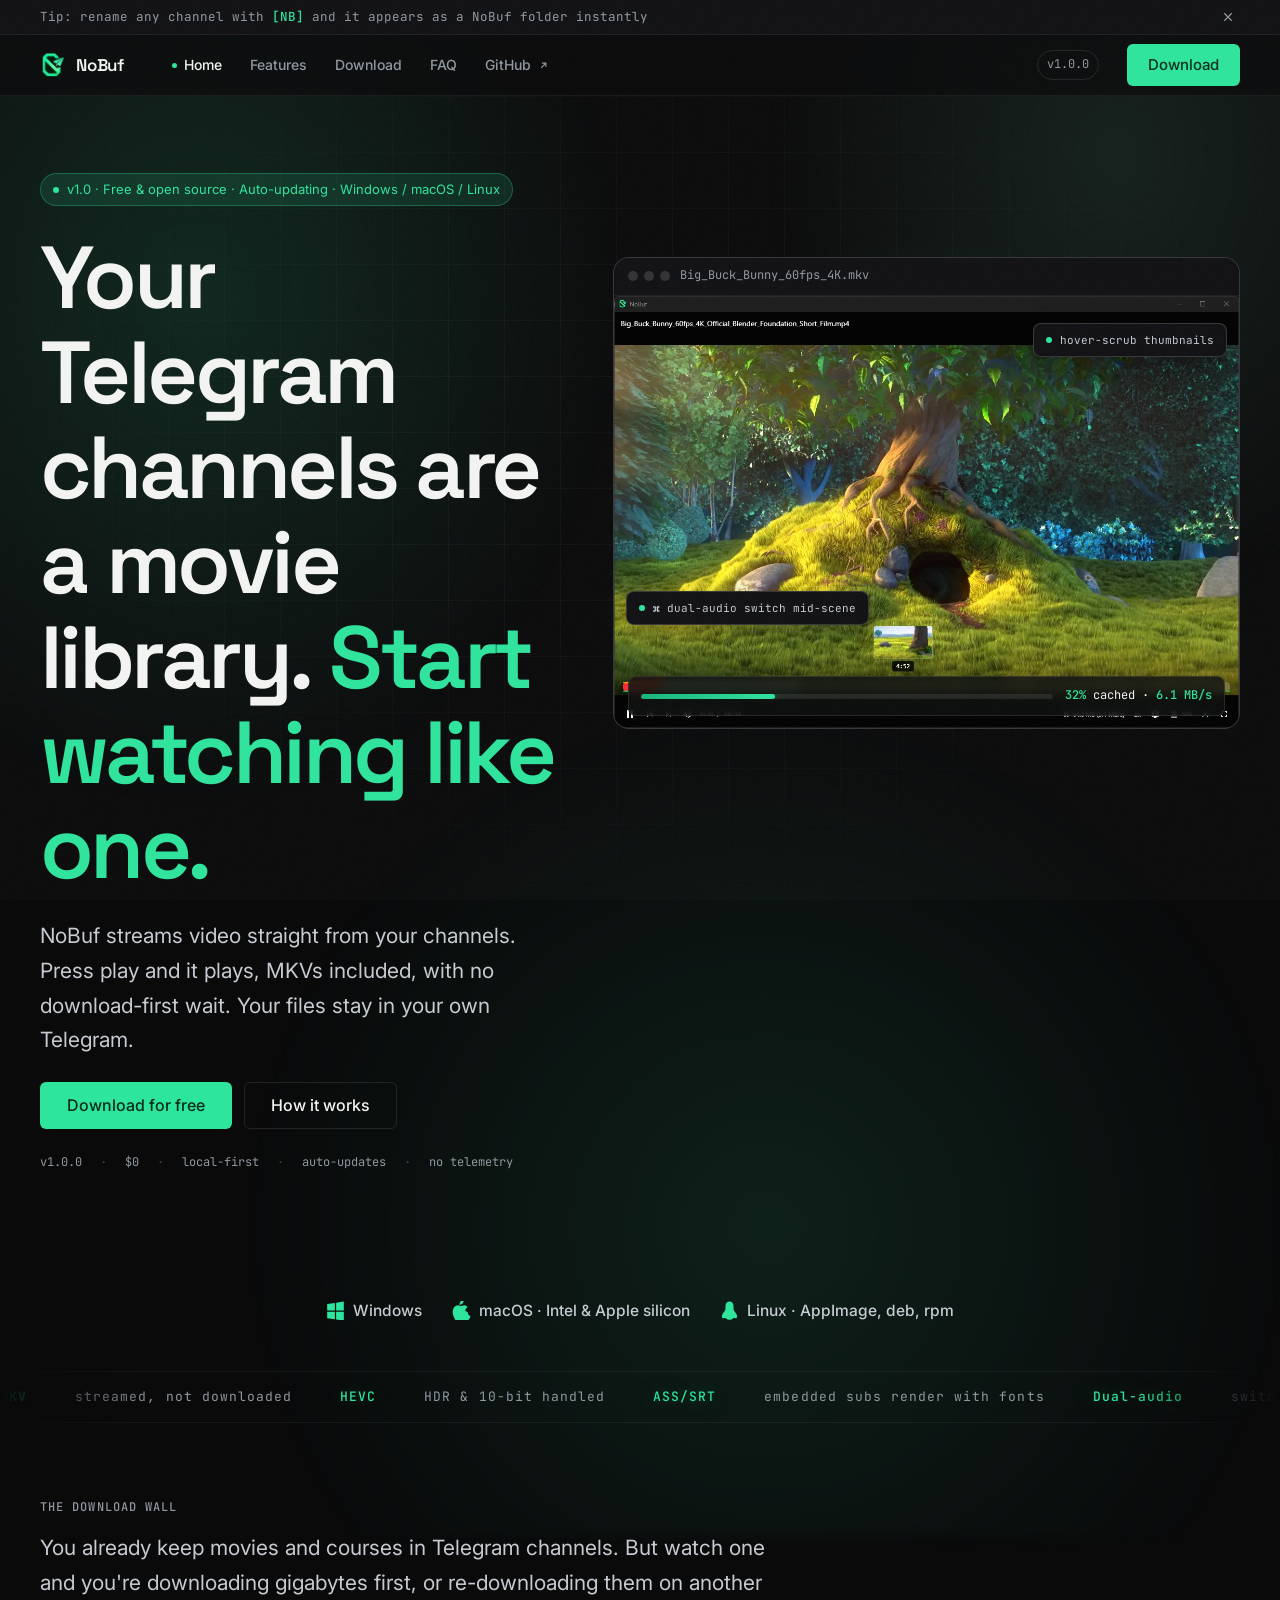
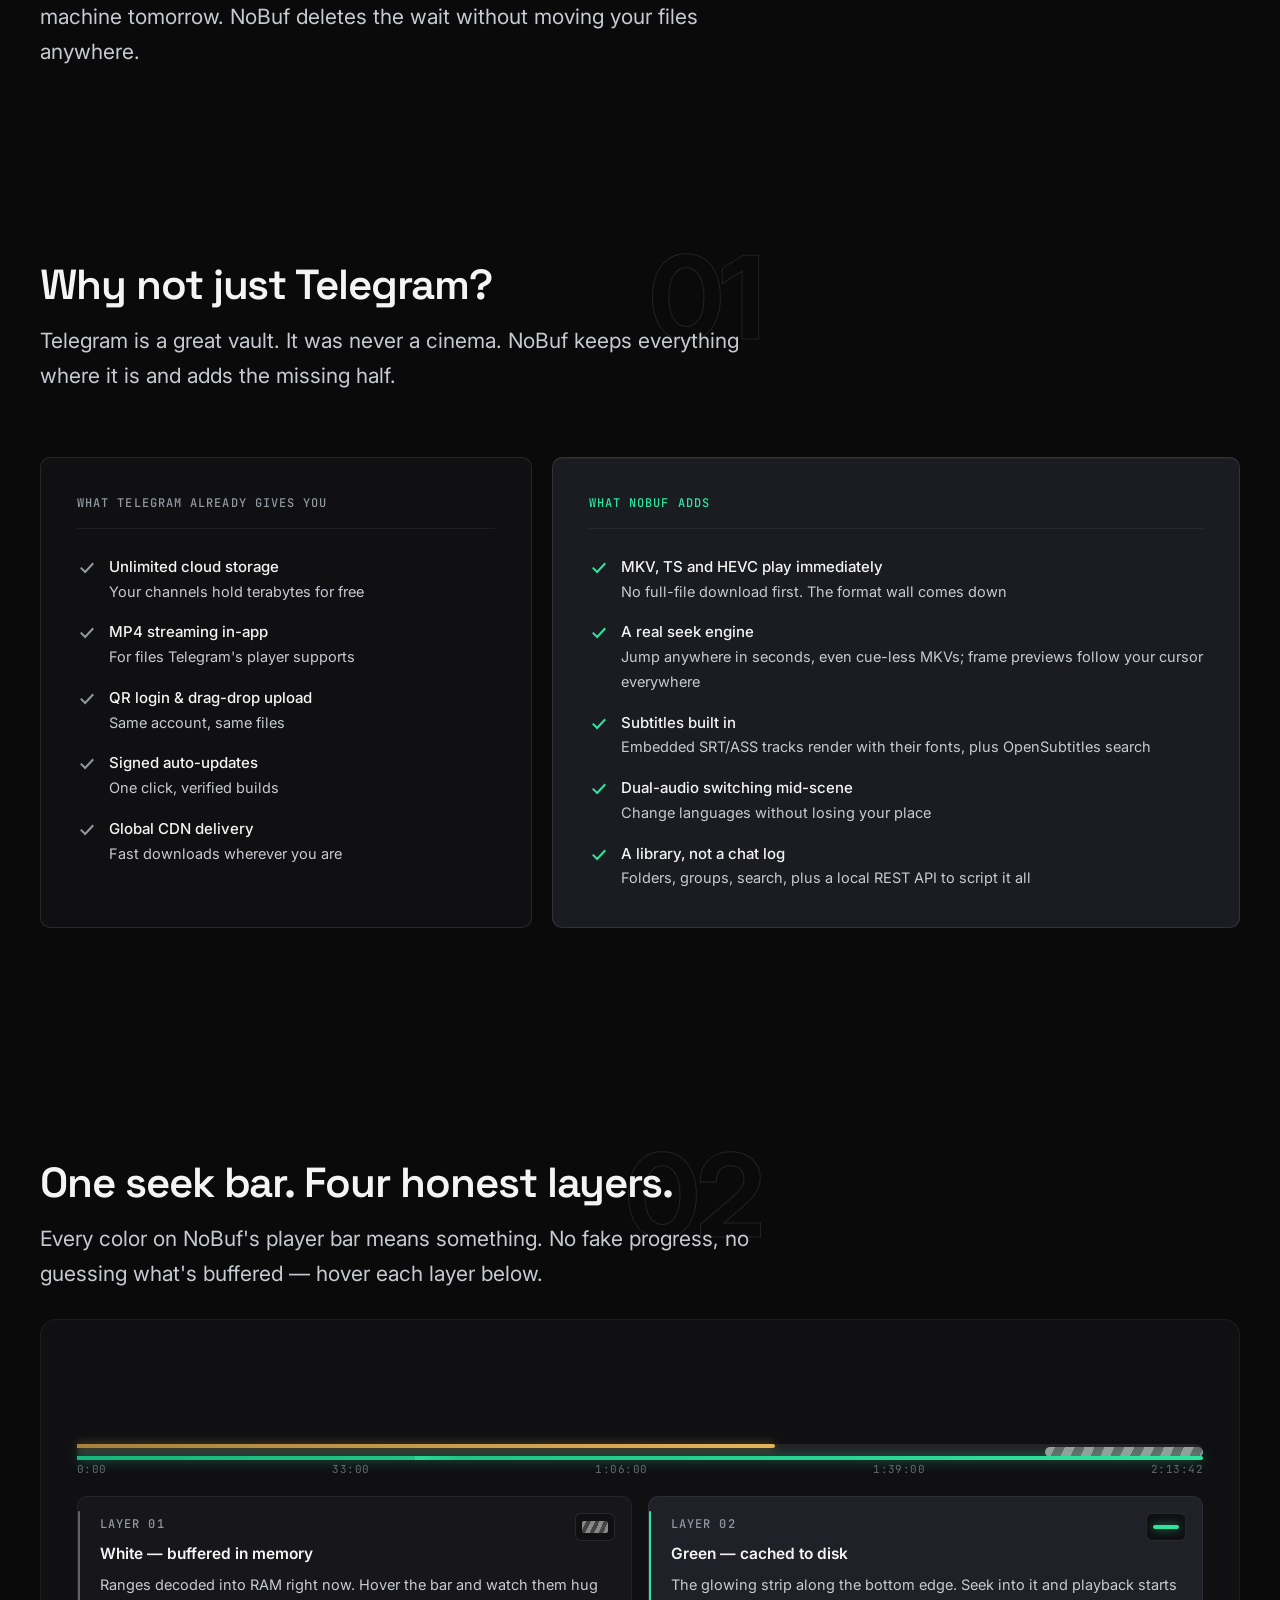
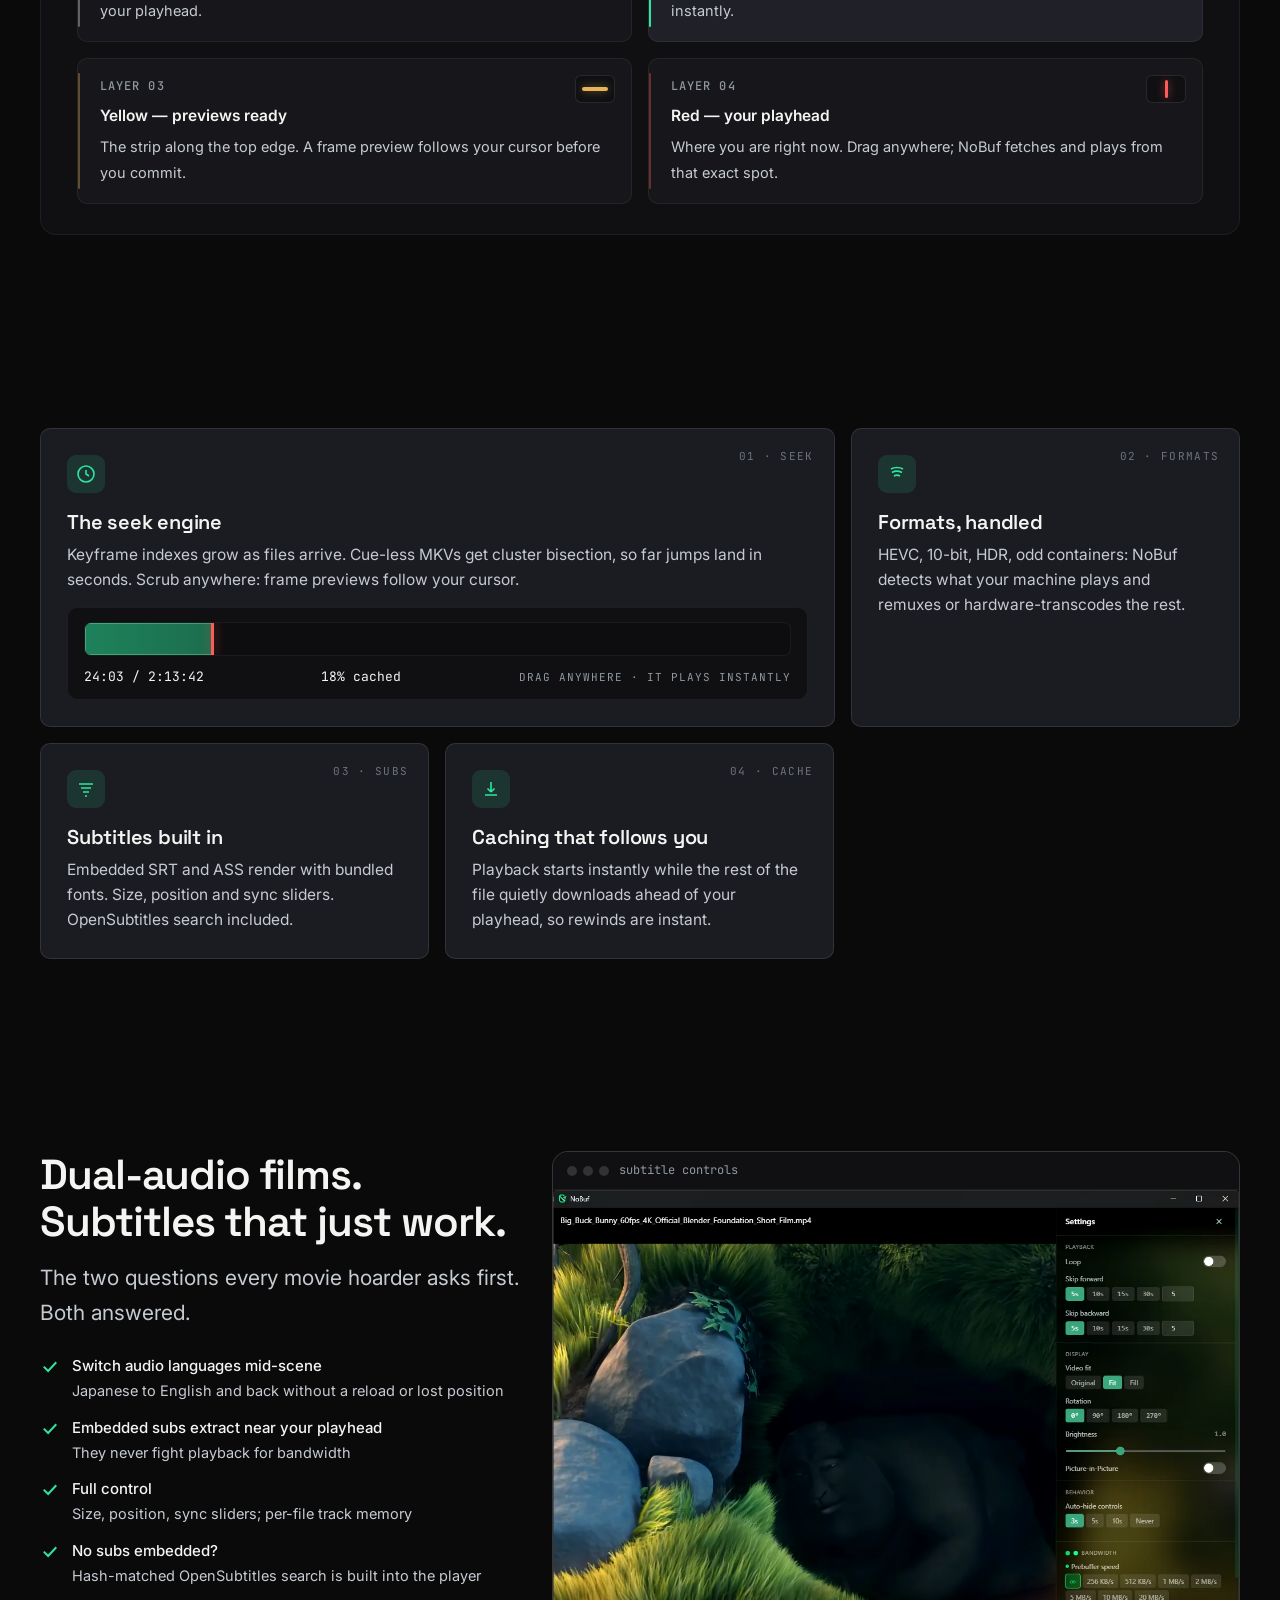
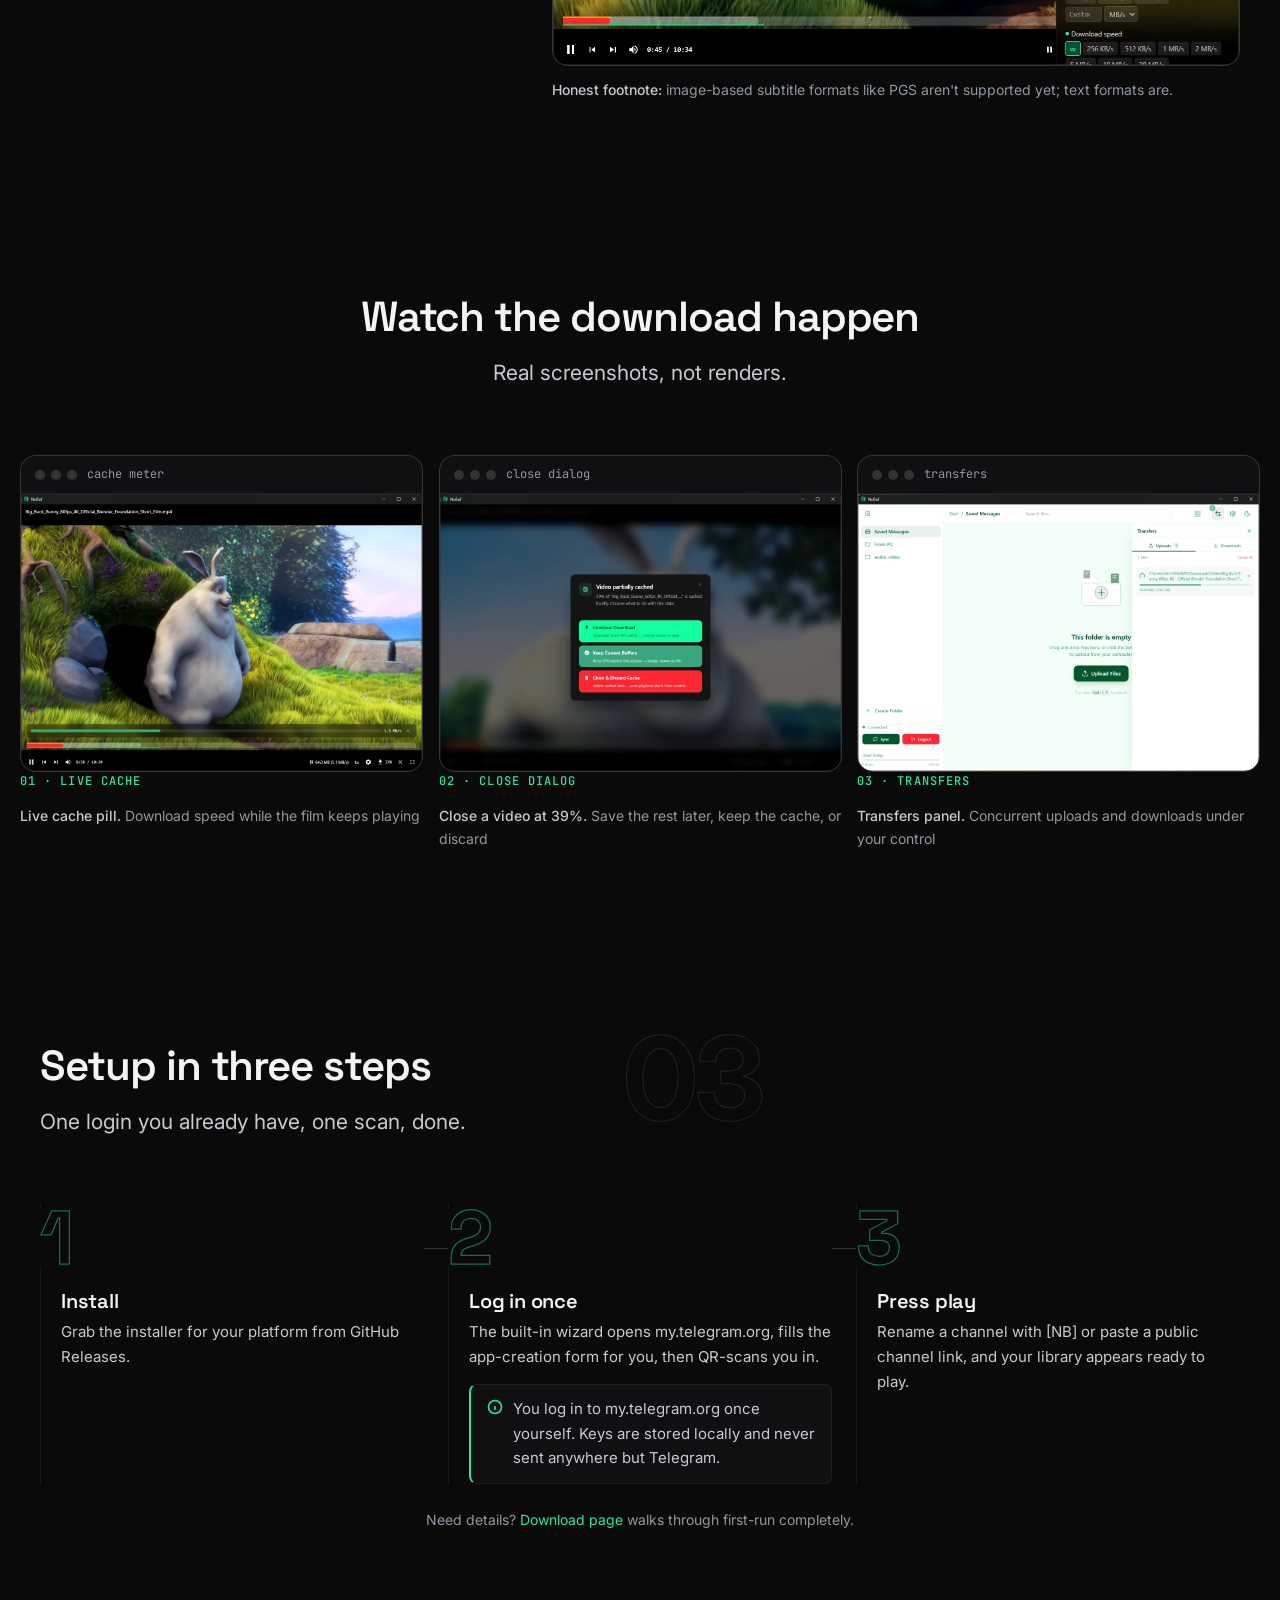
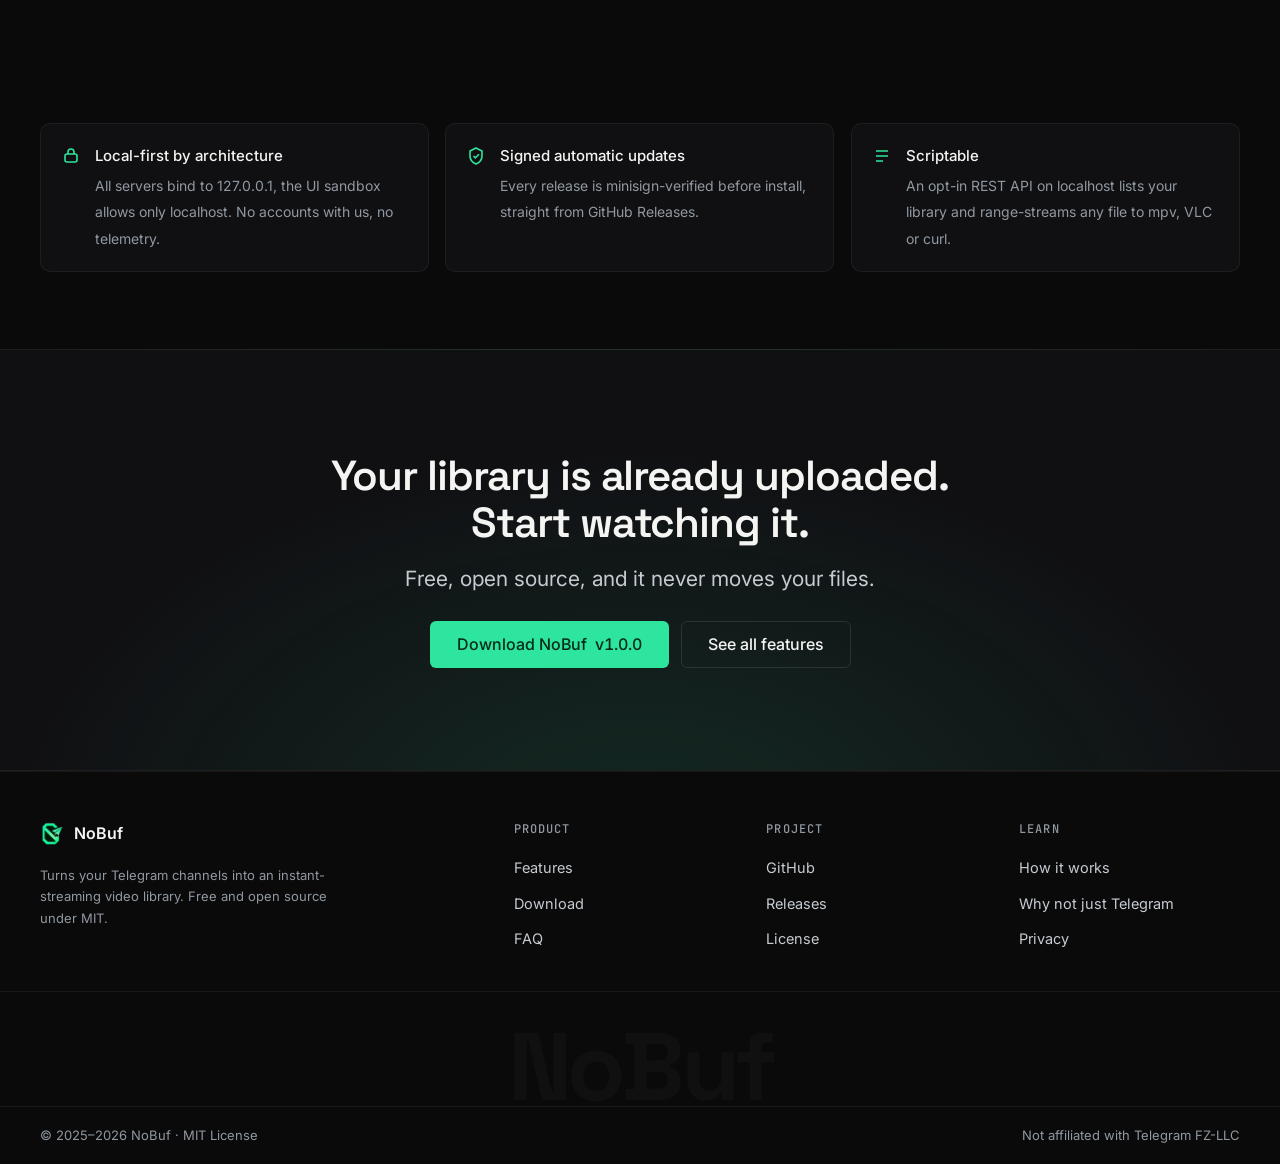
<file: index.html>
<!DOCTYPE html>
<html lang="en">
<head>
  <meta charset="UTF-8">
  <meta name="viewport" content="width=device-width, initial-scale=1.0">
  <title>NoBuf · Your Telegram channels as an instant video library</title>
  <meta name="description" content="NoBuf is a free, open-source desktop app that streams video straight from your Telegram channels. Press play and it plays — MKVs included, no download-first wait.">
  <link rel="canonical" href="https://istiaq-edu.github.io/NoBuf-Website/">
  <meta property="og:url" content="https://istiaq-edu.github.io/NoBuf-Website/">
  <meta property="og:type" content="website">
  <meta property="og:site_name" content="NoBuf">
  <meta property="og:title" content="NoBuf · Your Telegram channels as an instant video library">
  <meta property="og:description" content="Press play and it plays, MKVs included. Free, open source, local-first.">
  <meta property="og:image" content="https://istiaq-edu.github.io/NoBuf-Website/assets/social-card.jpg">
  <meta name="twitter:card" content="summary_large_image">
  <meta name="twitter:title" content="NoBuf · Your Telegram channels as an instant video library">
  <meta name="twitter:description" content="Press play and it plays, MKVs included. Free, open source, local-first.">
  <meta name="twitter:image" content="https://istiaq-edu.github.io/NoBuf-Website/assets/social-card.jpg">
  <meta name="theme-color" content="#0a0a0b">
  <link rel="icon" href="assets/favicon-32.png" sizes="32x32">
  <link rel="apple-touch-icon" href="assets/apple-touch-icon.png">
  <script type="application/ld+json">
  {
    "@context": "https://schema.org",
    "@type": "SoftwareApplication",
    "name": "NoBuf",
    "operatingSystem": "Windows, macOS, Linux",
    "applicationCategory": "MultimediaApplication",
    "offers": { "@type": "Offer", "price": "0", "priceCurrency": "USD" },
    "softwareVersion": "1.0.0"
  }
  </script>
  <link rel="preconnect" href="https://fonts.googleapis.com">
  <link rel="preconnect" href="https://fonts.gstatic.com" crossorigin>
  <link href="https://fonts.googleapis.com/css2?family=Space+Grotesk:wght@500;600;700&family=Inter:wght@400;500;600&family=JetBrains+Mono:wght@400;500&display=swap" rel="stylesheet">
  <link rel="stylesheet" href="styles.css">
</head>
<body>
<a class="skip-link" href="#main">Skip to content</a>

<!-- Tips banner (above nav) -->
<div class="banner-wrap" data-banner>
  <div class="banner" role="region" aria-label="Product tips">
    <div class="banner-inner">
      <p class="banner-tip">Tip: rename any channel with <b>[NB]</b> and it appears as a NoBuf folder instantly</p>
      <p class="banner-tip" hidden>Tip: paste a <b>t.me</b> link to browse any public channel like a file library</p>
      <button class="banner-dismiss" aria-label="Dismiss tips">
        <svg viewBox="0 0 16 16" width="12" height="12" fill="none" stroke="currentColor" stroke-width="1.6"><path d="M3 3l10 10M13 3L3 13"/></svg>
      </button>
    </div>
  </div>
</div>

<!-- Nav -->
<header class="nav">
  <nav class="nav-inner" aria-label="Main">
    <a class="nav-brand" href="index.html">
      <img src="assets/logo-small.webp" alt="" width="26" height="26"> NoBuf
    </a>
    <button class="nav-toggle" aria-expanded="false" aria-label="Menu">
      <svg viewBox="0 0 20 20" fill="none" stroke="currentColor" stroke-width="1.6"><path d="M3 5h14M3 10h14M3 15h14"/></svg>
    </button>
    <div class="nav-links">
      <a class="nav-link active" href="index.html">Home</a>
      <a class="nav-link" href="features.html">Features</a>
      <a class="nav-link" href="download.html">Download</a>
      <a class="nav-link" href="faq.html">FAQ</a>
      <a class="nav-link" href="https://github.com/Istiaq-Edu/NoBuf" target="_blank" rel="noopener">
        GitHub
        <svg viewBox="0 0 14 14" width="11" height="11" fill="none" stroke="currentColor" stroke-width="1.4"><path d="M4 10l6-6M5 4h5v5"/></svg>
      </a>
    </div>
    <span class="nav-spacer"></span>
    <span class="nav-version tnum" data-version-slot>v1.0.0</span>
    <a class="btn btn-primary nav-cta" href="download.html">Download</a>
  </nav>
</header>

<div class="progress" aria-hidden="true"><span></span></div>

<main id="main">
  <!-- Hero -->
  <section class="hero section-tight" data-hero-ambient>
    <div class="hero-aurora" aria-hidden="true"></div>
    <div class="container hero-grid">
      <div class="hero-copy">
      <p class="pill pill-accent hero-enter hero-enter-1 mb-24">
        <span class="dot"></span>
        v1.0 · Free &amp; open source · Auto-updating · Windows / macOS / Linux
      </p>
      <h1 class="display hero-enter hero-enter-2" data-kinetic data-accent-from="7" style="text-align: left;">
        Your Telegram channels are a movie library. Start watching like one.
      </h1>
      <p class="lead hero-enter hero-enter-3 mt-24" style="max-width: 560px;">
        NoBuf streams video straight from your channels. Press play and it plays,
        MKVs included, with no download-first wait. Your files stay in your own Telegram.
      </p>
      <div class="btn-row hero-enter hero-enter-4 mt-24">
        <a class="btn btn-primary btn-lg" href="download.html">Download for free</a>
        <a class="btn btn-ghost btn-lg" href="#how">How it works</a>
      </div>
      <p class="microproof hero-enter hero-enter-4 mt-24">
        <span data-version-slot>v1.0.0</span>
        <span class="sep">·</span>
        <span>$0</span>
        <span class="sep">·</span>
        <span>local-first</span>
        <span class="sep">·</span>
        <span>auto-updates</span>
        <span class="sep">·</span>
        <span>no telemetry</span>
      </p>
      </div>

    <div class="hero-side hero-frame-wrap">
      <div class="hero-glow" data-parallax-glow></div>
      <figure class="hero-frame" data-parallax-frame style="position: relative;">
        <div class="shot-frame">
          <div class="shot-bar">
            <span class="shot-dots" aria-hidden="true"><i></i><i></i><i></i></span>
            <span class="shot-title">Big_Buck_Bunny_60fps_4K.mkv</span>
          </div>
          <img src="assets/preview-thumbnail.webp" alt="NoBuf player streaming a 4K video from a Telegram channel, with a hover-scrub thumbnail over the seek bar and a live cache meter"
               width="1202" height="832" fetchpriority="high">
          <div class="hero-live" aria-hidden="true">
            <div class="hl-track"><div class="hl-fill"></div></div>
            <span class="hl-readout"><b data-hl-pct>31%</b> cached · <b data-hl-speed>4.7 MB/s</b></span>
          </div>
        </div>
        <figcaption class="visually-hidden">
          Playing a 4K file directly from a Telegram channel while it caches in the background.
        </figcaption>
        <span class="float-chip chip-a"><span class="dot"></span>⌘ dual-audio switch mid-scene</span>
        <span class="float-chip chip-b"><span class="dot"></span>hover-scrub thumbnails</span>
      </figure>
    </div>
  </section>

  <!-- Platform one-liner -->
  <section class="section-tight" style="padding-block: clamp(28px,4vw,48px);" aria-label="Platforms">
    <div class="container platform-strip reveal">
      <span class="p-os">
        <svg viewBox="0 0 16 16" fill="currentColor"><path d="M1 2.5L7.5 1.6v6.4H1V2.5zM8.5 1.4L15 .5v7.5H8.5V1.4zM1 9h6.5v6.4L1 14.5V9zm7.5 0H15v7.5l-6.5-.9V9z"/></svg>
        Windows
      </span>
      <span class="p-os">
        <svg viewBox="0 0 16 16" fill="currentColor"><path d="M11.2 8.4c0-1.4.8-2.6 1.9-3.2-.6-.9-1.6-1.5-2.7-1.6-1.1-.1-2.2.7-2.8.7-.6 0-1.5-.7-2.4-.7C3.6 3.7 2.1 4.6 1.3 6c-1.6 2.8-.4 7 1.2 9.3.8 1.1 1.7 2.4 2.9 2.3 1.2 0 1.6-.7 3-.7s1.8.7 3 .7c1.3 0 2.1-1.1 2.9-2.2.9-1.3 1.3-2.6 1.3-2.6s-2.4-.9-2.4-3.6zM9 1.9c.6-.8 1-1.8.9-2.9-.9 0-2 .6-2.6 1.4-.6.7-1.1 1.8-.9 2.8 1 .1 2-.5 2.6-1.3z"/></svg>
        macOS · Intel &amp; Apple silicon
      </span>
      <span class="p-os">
        <svg viewBox="0 0 16 16" fill="currentColor"><path d="M8 .5c-2 0-3.4 1.6-3.4 3.9 0 1.7.3 2.9-.9 4.4C2.5 10.3 1.6 11.6 1.6 13c0 .9.5 1.5 1.2 1.5.5 0 .9-.2 1.5-.2.5 0 .8.3 1.2.7.5.5 1 .8 1.8.8h1.4c.8 0 1.3-.3 1.8-.8.4-.4.7-.7 1.2-.7.6 0 1 .2 1.5.2.7 0 1.2-.6 1.2-1.5 0-1.4-.9-2.7-2.1-4.2-1.2-1.5-.9-2.7-.9-4.4C11.4 2.1 10 .5 8 .5z"/></svg>
        Linux · AppImage, deb, rpm
      </span>
    </div>
  </section>

  <!-- Format marquee -->
  <div class="marquee" aria-hidden="true">
    <div class="marquee-track">
      <span><b>MKV</b>streamed, not downloaded</span><span><b>HEVC</b>HDR &amp; 10-bit handled</span><span><b>ASS/SRT</b>embedded subs render with fonts</span><span><b>Dual-audio</b>switch languages mid-scene</span><span><b>Cue-less seeks</b>bisection where indexes end</span><span><b>4K</b>hover-scrub thumbnails</span><span><b>OpenSubtitles</b>hash-matched search</span><span><b>[NB]</b>your channels are folders</span>
      <span><b>MKV</b>streamed, not downloaded</span><span><b>HEVC</b>HDR &amp; 10-bit handled</span><span><b>ASS/SRT</b>embedded subs render with fonts</span><span><b>Dual-audio</b>switch languages mid-scene</span><span><b>Cue-less seeks</b>bisection where indexes end</span><span><b>4K</b>hover-scrub thumbnails</span><span><b>OpenSubtitles</b>hash-matched search</span><span><b>[NB]</b>your channels are folders</span>
    </div>
  </div>

  <!-- Problem mirror -->
  <section class="section-tight">
    <div class="container reveal">
      <h2 class="h3 mono-label" style="color: var(--text-mute);">The download wall</h2>
      <p class="lead mt-16" style="max-width: 760px;">
        You already keep movies and courses in Telegram channels. But watch one and you're
        downloading gigabytes first, or re-downloading them on another machine tomorrow.
        NoBuf deletes the wait without moving your files anywhere.
      </p>
    </div>
  </section>

  <!-- Why not just Telegram -->
  <section class="section" id="why">
    <div class="container">
      <div class="section-head reveal" data-num="01">
        <h2 class="h2">Why not just Telegram?</h2>
        <p class="lead">Telegram is a great vault. It was never a cinema. NoBuf keeps everything where it is and adds the missing half.</p>
      </div>
      <div class="split reveal">
        <div class="panel panel-gives">
          <div class="panel-title">
            <span class="mono-label">What Telegram already gives you</span>
          </div>
          <div class="panel-list">
            <div class="panel-item">
              <svg viewBox="0 0 16 16" fill="none" stroke="currentColor" stroke-width="1.6"><path d="M3 8.5l3.5 3.5L13 5"/></svg>
              <div><b>Unlimited cloud storage</b><span>Your channels hold terabytes for free</span></div>
            </div>
            <div class="panel-item">
              <svg viewBox="0 0 16 16" fill="none" stroke="currentColor" stroke-width="1.6"><path d="M3 8.5l3.5 3.5L13 5"/></svg>
              <div><b>MP4 streaming in-app</b><span>For files Telegram's player supports</span></div>
            </div>
            <div class="panel-item">
              <svg viewBox="0 0 16 16" fill="none" stroke="currentColor" stroke-width="1.6"><path d="M3 8.5l3.5 3.5L13 5"/></svg>
              <div><b>QR login &amp; drag-drop upload</b><span>Same account, same files</span></div>
            </div>
            <div class="panel-item">
              <svg viewBox="0 0 16 16" fill="none" stroke="currentColor" stroke-width="1.6"><path d="M3 8.5l3.5 3.5L13 5"/></svg>
              <div><b>Signed auto-updates</b><span>One click, verified builds</span></div>
            </div>
            <div class="panel-item">
              <svg viewBox="0 0 16 16" fill="none" stroke="currentColor" stroke-width="1.6"><path d="M3 8.5l3.5 3.5L13 5"/></svg>
              <div><b>Global CDN delivery</b><span>Fast downloads wherever you are</span></div>
            </div>
          </div>
        </div>
        <div class="panel panel-adds">
          <div class="panel-title">
            <span class="mono-label" style="color: var(--accent);">What NoBuf adds</span>
          </div>
          <div class="panel-list">
            <div class="panel-item">
              <svg viewBox="0 0 16 16" fill="none" stroke="currentColor" stroke-width="1.6"><path d="M3 8.5l3.5 3.5L13 5"/></svg>
              <div><b>MKV, TS and HEVC play immediately</b><span>No full-file download first. The format wall comes down</span></div>
            </div>
            <div class="panel-item">
              <svg viewBox="0 0 16 16" fill="none" stroke="currentColor" stroke-width="1.6"><path d="M3 8.5l3.5 3.5L13 5"/></svg>
              <div><b>A real seek engine</b><span>Jump anywhere in seconds, even cue-less MKVs; frame previews follow your cursor everywhere</span></div>
            </div>
            <div class="panel-item">
              <svg viewBox="0 0 16 16" fill="none" stroke="currentColor" stroke-width="1.6"><path d="M3 8.5l3.5 3.5L13 5"/></svg>
              <div><b>Subtitles built in</b><span>Embedded SRT/ASS tracks render with their fonts, plus OpenSubtitles search</span></div>
            </div>
            <div class="panel-item">
              <svg viewBox="0 0 16 16" fill="none" stroke="currentColor" stroke-width="1.6"><path d="M3 8.5l3.5 3.5L13 5"/></svg>
              <div><b>Dual-audio switching mid-scene</b><span>Change languages without losing your place</span></div>
            </div>
            <div class="panel-item">
              <svg viewBox="0 0 16 16" fill="none" stroke="currentColor" stroke-width="1.6"><path d="M3 8.5l3.5 3.5L13 5"/></svg>
              <div><b>A library, not a chat log</b><span>Folders, groups, search, plus a local REST API to script it all</span></div>
            </div>
          </div>
        </div>
      </div>
    </div>
  </section>

  <!-- Seek bar anatomy -->
  <section class="section" id="anatomy">
    <div class="container">
      <div class="section-head reveal" data-num="02">
        <h2 class="h2">One seek bar. Four honest layers.</h2>
        <p class="lead">Every color on NoBuf's player bar means something. No fake progress, no guessing what's buffered — hover each layer below.</p>
      </div>
      <div class="anatomy reveal" data-focus="">
        <div class="sbd" data-sbdemo>
          <div class="sbd-preview" aria-hidden="true">
            <div class="sbd-thumb"><span class="sbd-state"></span></div>
            <span class="sbd-time">0:00</span>
          </div>
          <div class="sbd-track" role="slider" tabindex="0"
               aria-label="Demo seek bar: drag, click or use arrow keys"
               aria-valuemin="0" aria-valuemax="100" aria-valuenow="30">
            <div class="sbd-layer sbd-buffers"></div>
            <div class="sbd-layer sbd-thumbs"></div>
            <div class="sbd-layer sbd-cache"></div>
            <div class="sbd-fetch"></div>
            <div class="sbd-head"><i></i></div>
          </div>
          <div class="anatomy-scale"><span>0:00</span><span>33:00</span><span>1:06:00</span><span>1:39:00</span><span>2:13:42</span></div>
        </div>
        <div class="legend">
          <div class="legend-item" data-layer="white" style="--lc:#eceef0">
            <span class="lg-chip lg-white" aria-hidden="true"><i></i></span>
            <div>
              <p class="mono-label lg-kicker">Layer 01</p>
              <b>White — buffered in memory</b>
              <span>Ranges decoded into RAM right now. Hover the bar and watch them hug your playhead.</span>
            </div>
          </div>
          <div class="legend-item" data-layer="green" style="--lc:#2ee59d">
            <span class="lg-chip lg-green" aria-hidden="true"><i></i></span>
            <div>
              <p class="mono-label lg-kicker">Layer 02</p>
              <b>Green — cached to disk</b>
              <span>The glowing strip along the bottom edge. Seek into it and playback starts instantly.</span>
            </div>
          </div>
          <div class="legend-item" data-layer="yellow" style="--lc:#e8b45a">
            <span class="lg-chip lg-yellow" aria-hidden="true"><i></i></span>
            <div>
              <p class="mono-label lg-kicker">Layer 03</p>
              <b>Yellow — previews ready</b>
              <span>The strip along the top edge. A frame preview follows your cursor before you commit.</span>
            </div>
          </div>
          <div class="legend-item" data-layer="red" style="--lc:#ff5b5b">
            <span class="lg-chip lg-red" aria-hidden="true"><i></i></span>
            <div>
              <p class="mono-label lg-kicker">Layer 04</p>
              <b>Red — your playhead</b>
              <span>Where you are right now. Drag anywhere; NoBuf fetches and plays from that exact spot.</span>
            </div>
          </div>
        </div>
        </div>
      </div>
    </div>
  </section>

  <!-- Highlight cards (asymmetric bento) -->
  <section class="section-tight" id="highlights">
    <div class="container">
      <div class="card-grid grid-3" data-stagger>
        <article class="card span-2 reveal" data-spot data-kicker="01 · SEEK">
          <div class="card-icon">
            <svg viewBox="0 0 20 20" fill="none" stroke="currentColor" stroke-width="1.6"><circle cx="10" cy="10" r="8"/><path d="M10 6v4l3 2"/></svg>
          </div>
          <h3 class="h4">The seek engine</h3>
          <p>Keyframe indexes grow as files arrive. Cue-less MKVs get cluster bisection,
             so far jumps land in seconds. Scrub anywhere: frame previews follow your cursor.</p>
          <div class="seekdemo" data-seekdemo aria-label="Interactive seek demonstration: drag to any point, it plays instantly">
            <div class="sd-track" role="slider" aria-label="Seek position" aria-valuemin="0" aria-valuemax="100" aria-valuenow="18" tabindex="0">
              <div class="sd-fill"></div>
              <div class="sd-range"></div>
              <div class="sd-flash"></div>
              <div class="sd-head"></div>
            </div>
            <div class="sd-meta">
              <span class="sd-time">0:00 / 2:13:42</span>
              <span class="sd-pct tnum">18% cached</span>
              <span class="sd-hint">drag anywhere · it plays instantly</span>
            </div>
          </div>
        </article>
        <article class="card reveal" data-spot data-kicker="02 · FORMATS">
          <div class="card-icon">
            <svg viewBox="0 0 20 20" fill="none" stroke="currentColor" stroke-width="1.6"><path d="M3 3h14v14H3z" opacity=".001"/><path d="M4 5c3-2 9-2 12 0M5 8.5c2.5-1.5 7-1.5 10 0M7 12c1.8-1 4.2-1 6 0M10 15.2v.1"/></svg>
          </div>
          <h3 class="h4">Formats, handled</h3>
          <p>HEVC, 10-bit, HDR, odd containers: NoBuf detects what your machine plays and remuxes or hardware-transcodes the rest.</p>
        </article>
        <article class="card reveal" data-spot data-kicker="03 · SUBS">
          <div class="card-icon">
            <svg viewBox="0 0 20 20" fill="none" stroke="currentColor" stroke-width="1.6"><path d="M3 5h14M5 9h10M7 13h6M9 17h2"/></svg>
          </div>
          <h3 class="h4">Subtitles built in</h3>
          <p>Embedded SRT and ASS render with bundled fonts. Size, position and sync sliders. OpenSubtitles search included.</p>
        </article>
        <article class="card reveal" data-spot data-kicker="04 · CACHE">
          <div class="card-icon">
            <svg viewBox="0 0 20 20" fill="none" stroke="currentColor" stroke-width="1.6"><path d="M10 3v10m0 0l-3.5-3.5M10 13l3.5-3.5M4 16h12"/></svg>
          </div>
          <h3 class="h4">Caching that follows you</h3>
          <p>Playback starts instantly while the rest of the file quietly downloads ahead of your playhead, so rewinds are instant.</p>
        </article>
      </div>
    </div>
  </section>

  <!-- Subtitle & audio spotlight -->
  <section class="section" id="spotlight">
    <div class="container">
      <div class="split">
        <div class="reveal">
          <h2 class="h2">Dual-audio films.<br>Subtitles that just work.</h2>
          <p class="lead mt-16">The two questions every movie hoarder asks first. Both answered.</p>
          <ul role="list" class="mt-24" style="display:grid; gap:12px;">
            <li class="panel-item">
              <svg viewBox="0 0 16 16" fill="none" stroke="currentColor" stroke-width="1.6" style="color:var(--accent)"><path d="M3 8.5l3.5 3.5L13 5"/></svg>
              <div><b>Switch audio languages mid-scene</b><span>Japanese to English and back without a reload or lost position</span></div>
            </li>
            <li class="panel-item">
              <svg viewBox="0 0 16 16" fill="none" stroke="currentColor" stroke-width="1.6" style="color:var(--accent)"><path d="M3 8.5l3.5 3.5L13 5"/></svg>
              <div><b>Embedded subs extract near your playhead</b><span>They never fight playback for bandwidth</span></div>
            </li>
            <li class="panel-item">
              <svg viewBox="0 0 16 16" fill="none" stroke="currentColor" stroke-width="1.6" style="color:var(--accent)"><path d="M3 8.5l3.5 3.5L13 5"/></svg>
              <div><b>Full control</b><span>Size, position, sync sliders; per-file track memory</span></div>
            </li>
            <li class="panel-item">
              <svg viewBox="0 0 16 16" fill="none" stroke="currentColor" stroke-width="1.6" style="color:var(--accent)"><path d="M3 8.5l3.5 3.5L13 5"/></svg>
              <div><b>No subs embedded?</b><span>Hash-matched OpenSubtitles search is built into the player</span></div>
            </li>
          </ul>
        </div>
        <div class="reveal" data-spot>
          <figure class="shot-frame">
            <div class="shot-bar">
              <span class="shot-dots" aria-hidden="true"><i></i><i></i><i></i></span>
              <span class="shot-title">subtitle controls</span>
            </div>
            <img src="assets/video-player-settings.webp" alt="NoBuf player settings panel showing playback, display and bandwidth controls" loading="lazy" width="1202" height="832">
          </figure>
          <p class="shot-caption"><b>Honest footnote:</b> image-based subtitle formats like PGS aren't supported yet; text formats are.</p>
        </div>
      </div>
    </div>
  </section>

  <!-- Proof gallery -->
  <section class="section-tight" id="proof">
    <div class="container-wide">
      <div class="section-head center reveal">
        <h2 class="h2">Watch the download happen</h2>
        <p class="lead">Real screenshots, not renders.</p>
      </div>
      <div class="card-grid grid-3" data-stagger>
        <figure class="reveal">
          <div class="shot-frame">
            <div class="shot-bar"><span class="shot-dots" aria-hidden="true"><i></i><i></i><i></i></span><span class="shot-title">cache meter</span></div>
            <img src="assets/download-from-cache-in-video-player.webp" alt="In-player download pill showing live megabytes-per-second speed while watching" width="1202" height="832">
          </div>
          <p class="mono-label gallery-kicker">01 · live cache</p>
          <figcaption class="shot-caption"><b>Live cache pill.</b> Download speed while the film keeps playing</figcaption>
        </figure>
        <figure class="reveal">
          <div class="shot-frame">
            <div class="shot-bar"><span class="shot-dots" aria-hidden="true"><i></i><i></i><i></i></span><span class="shot-title">close dialog</span></div>
            <img src="assets/exit-options.webp" alt="Dialog offering to continue downloading, keep cached buffers, or discard when closing a partially cached video" loading="lazy" width="1202" height="832">
          </div>
          <p class="mono-label gallery-kicker">02 · close dialog</p>
          <figcaption class="shot-caption"><b>Close a video at 39%.</b> Save the rest later, keep the cache, or discard</figcaption>
        </figure>
        <figure class="reveal">
          <div class="shot-frame">
            <div class="shot-bar"><span class="shot-dots" aria-hidden="true"><i></i><i></i><i></i></span><span class="shot-title">transfers</span></div>
            <img src="assets/down-up.webp" alt="Light theme transfers panel listing concurrent uploads and downloads with progress" loading="lazy" width="1202" height="832">
          </div>
          <p class="mono-label gallery-kicker">03 · transfers</p>
          <figcaption class="shot-caption"><b>Transfers panel.</b> Concurrent uploads and downloads under your control</figcaption>
        </figure>
      </div>
    </div>
  </section>

  <!-- Setup in 3 steps -->
  <section class="section" id="how">
    <div class="container">
      <div class="section-head reveal" data-num="03">
        <h2 class="h2">Setup in three steps</h2>
        <p class="lead">One login you already have, one scan, done.</p>
      </div>
      <div class="steps" data-stagger>
        <div class="step reveal">
          <span class="step-num" aria-hidden="true"></span>
          <h3 class="h4">Install</h3>
          <p>Grab the installer for your platform from GitHub Releases.</p>
        </div>
        <div class="step reveal">
          <span class="step-num" aria-hidden="true"></span>
          <h3 class="h4">Log in once</h3>
          <p>The built-in wizard opens my.telegram.org, fills the app-creation form for you, then QR-scans you in.</p>
          <p class="callout mt-16">
            <svg viewBox="0 0 16 16" fill="none" stroke="currentColor" stroke-width="1.6"><circle cx="8" cy="8" r="6.5"/><path d="M8 7v4M8 5v.1"/></svg>
            You log in to my.telegram.org once yourself. Keys are stored locally and never sent anywhere but Telegram.
          </p>
        </div>
        <div class="step reveal">
          <span class="step-num" aria-hidden="true"></span>
          <h3 class="h4">Press play</h3>
          <p>Rename a channel with [NB] or paste a public channel link, and your library appears ready to play.</p>
        </div>
      </div>
      <p class="tc mt-24 reveal small" style="color: var(--text-mute);">
        Need details? <a href="download.html">Download page</a> walks through first-run completely.
      </p>
    </div>
  </section>

  <!-- Trust strip -->
  <section class="section-tight">
    <div class="container">
      <div class="trust-strip" data-stagger>
        <div class="trust-item reveal">
          <svg viewBox="0 0 20 20" fill="none" stroke="currentColor" stroke-width="1.6"><rect x="4" y="8" width="12" height="8" rx="2"/><path d="M7 8V6a3 3 0 016 0v2"/></svg>
          <div><b>Local-first by architecture</b><span>All servers bind to 127.0.0.1, the UI sandbox allows only localhost. No accounts with us, no telemetry.</span></div>
        </div>
        <div class="trust-item reveal">
          <svg viewBox="0 0 20 20" fill="none" stroke="currentColor" stroke-width="1.6"><path d="M10 2l6 3v5c0 4-2.5 6.5-6 8-3.5-1.5-6-4-6-8V5l6-3z"/><path d="M7.5 10l1.8 1.8L13 8.2"/></svg>
          <div><b>Signed automatic updates</b><span>Every release is minisign-verified before install, straight from GitHub Releases.</span></div>
        </div>
        <div class="trust-item reveal">
          <svg viewBox="0 0 20 20" fill="none" stroke="currentColor" stroke-width="1.6"><path d="M4 5h12M4 10h12M4 15h7"/></svg>
          <div><b>Scriptable</b><span>An opt-in REST API on localhost lists your library and range-streams any file to mpv, VLC or curl.</span></div>
        </div>
      </div>
    </div>
  </section>

  <!-- CTA band -->
  <section class="cta-band">
    <div class="cta-band-inner container reveal">
      <h2 class="h2">Your library is already uploaded.<br>Start watching it.</h2>
      <p class="lead mt-16">Free, open source, and it never moves your files.</p>
      <div class="btn-row mt-24" style="justify-content:center;">
        <a class="btn btn-primary btn-lg" href="download.html">Download NoBuf <span class="tnum" data-version-slot>v1.0.0</span></a>
        <a class="btn btn-ghost btn-lg" href="features.html">See all features</a>
      </div>
    </div>
  </section>
</main>

<footer class="footer">
  <div class="footer-inner">
    <div>
      <p class="footer-brand"><img src="assets/logo-small.webp" alt="" width="24" height="24"> NoBuf</p>
      <p class="footer-note">Turns your Telegram channels into an instant-streaming video library. Free and open source under MIT.</p>
    </div>
    <div class="footer-col">
      <p class="col-title">Product</p>
      <ul>
        <li><a href="features.html">Features</a></li>
        <li><a href="download.html">Download</a></li>
        <li><a href="faq.html">FAQ</a></li>
      </ul>
    </div>
    <div class="footer-col">
      <p class="col-title">Project</p>
      <ul>
        <li><a href="https://github.com/Istiaq-Edu/NoBuf" target="_blank" rel="noopener">GitHub</a></li>
        <li><a href="https://github.com/Istiaq-Edu/NoBuf/releases" target="_blank" rel="noopener">Releases</a></li>
        <li><a href="https://github.com/Istiaq-Edu/NoBuf/blob/dev/LICENSE" target="_blank" rel="noopener">License</a></li>
      </ul>
    </div>
    <div class="footer-col">
      <p class="col-title">Learn</p>
      <ul>
        <li><a href="#how">How it works</a></li>
        <li><a href="#why">Why not just Telegram</a></li>
        <li><a href="faq.html#privacy">Privacy</a></li>
      </ul>
    </div>
  </div>
  <div class="footer-ghost" aria-hidden="true">NoBuf</div>
  <div class="footer-base">
    <div class="footer-base-inner">
      <span>© 2025–2026 NoBuf · MIT License</span>
      <span>Not affiliated with Telegram FZ-LLC</span>
    </div>
  </div>
</footer>

<script src="shared.js" defer></script>
</body>
</html>
</file>
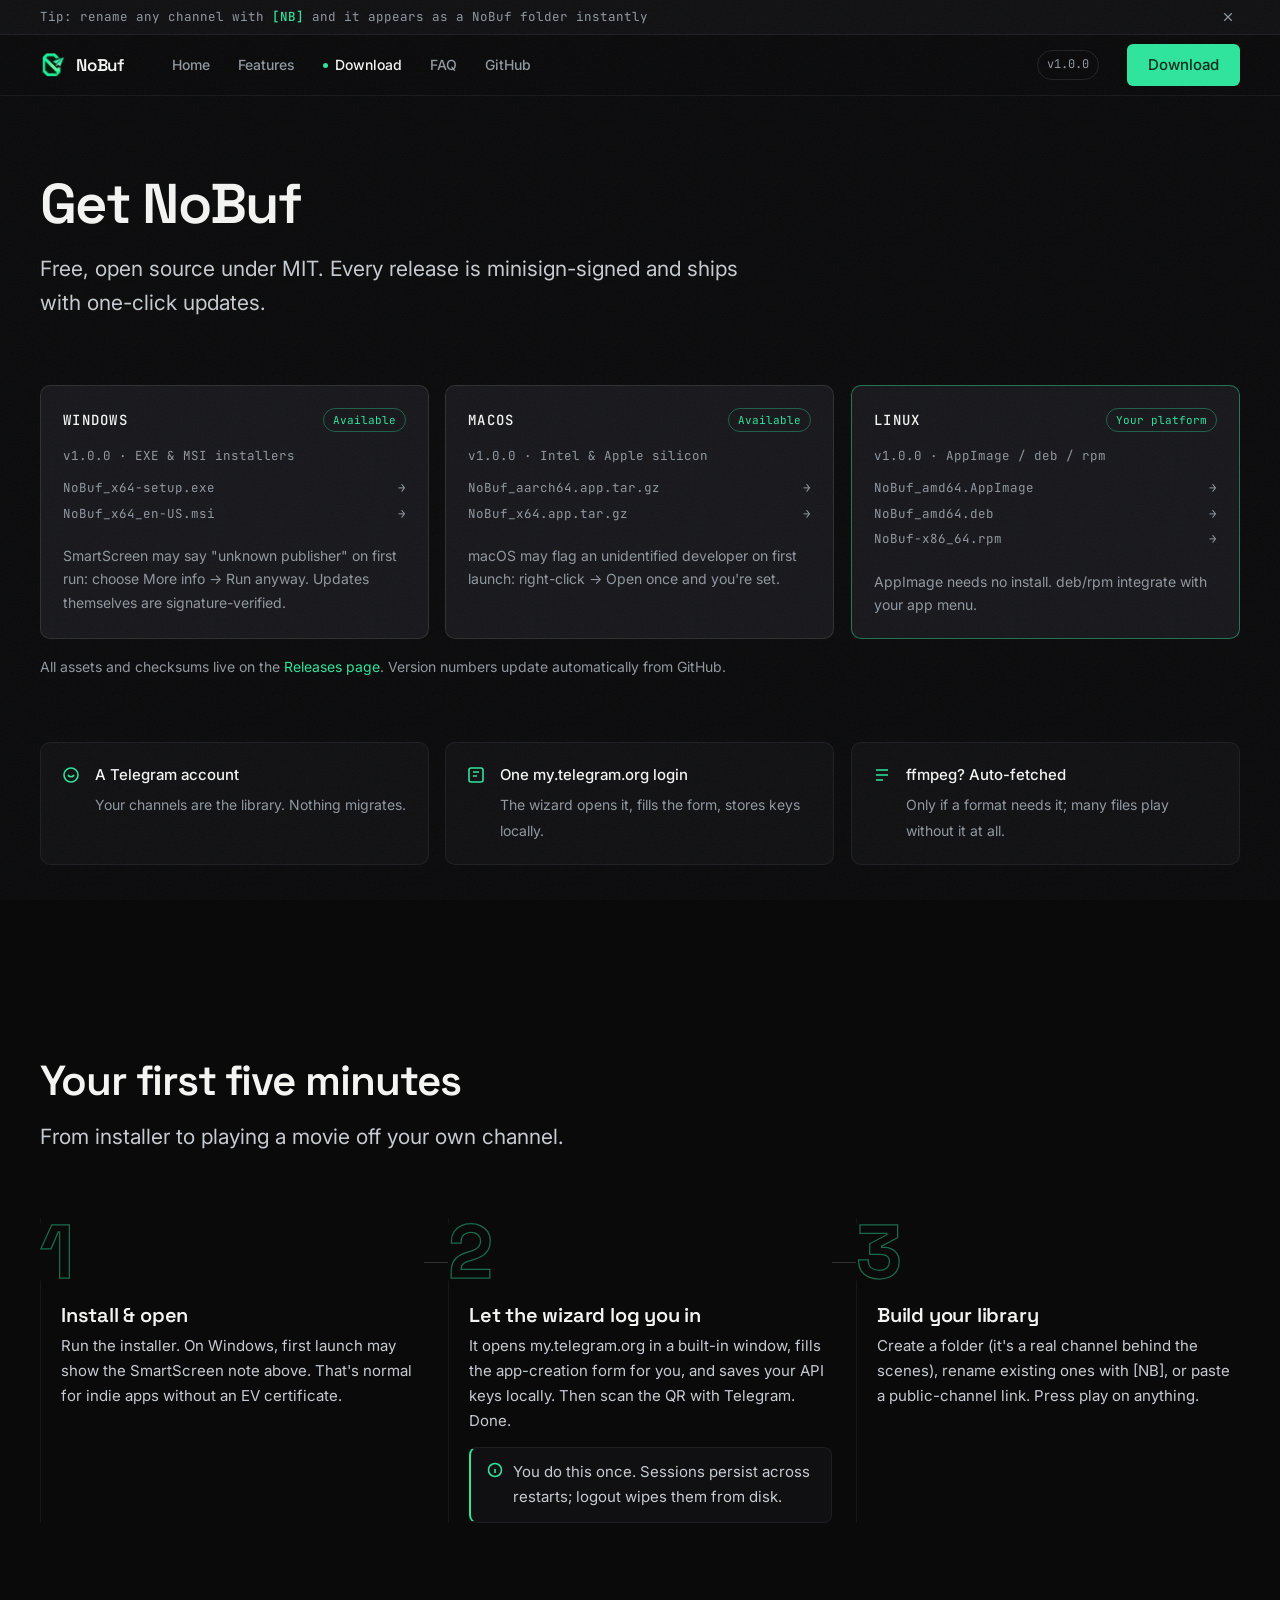
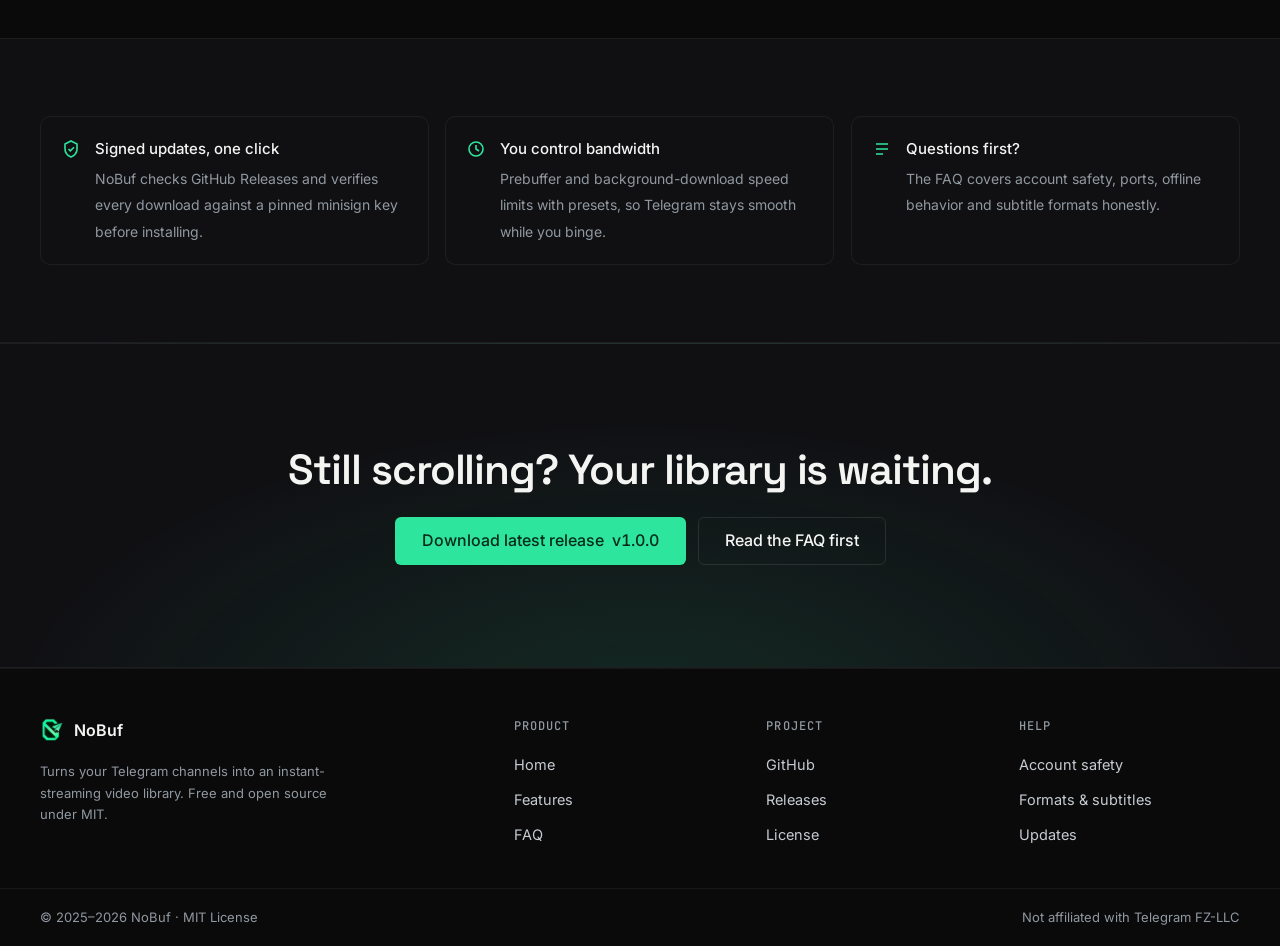
<file: download.html>
<!DOCTYPE html>
<html lang="en">
<head>
  <meta charset="UTF-8">
  <meta name="viewport" content="width=device-width, initial-scale=1.0">
  <title>Download · NoBuf</title>
  <meta name="description" content="Get NoBuf for Windows, macOS or Linux. Free, open source, signed automatic updates.">
  <link rel="canonical" href="https://istiaq-edu.github.io/NoBuf-Website/download.html">
  <meta property="og:url" content="https://istiaq-edu.github.io/NoBuf-Website/download.html">
  <meta property="og:type" content="website">
  <meta property="og:site_name" content="NoBuf">
  <meta property="og:title" content="Download NoBuf">
  <meta property="og:description" content="Free, open source, signed automatic updates. Windows, macOS and Linux.">
  <meta property="og:image" content="https://istiaq-edu.github.io/NoBuf-Website/assets/social-card.jpg">
  <meta name="twitter:card" content="summary_large_image">
  <meta name="twitter:title" content="Download NoBuf">
  <meta name="twitter:description" content="Free, open source, signed automatic updates. Windows, macOS and Linux.">
  <meta name="twitter:image" content="https://istiaq-edu.github.io/NoBuf-Website/assets/social-card.jpg">
  <meta name="theme-color" content="#0a0a0b">
  <link rel="icon" href="assets/favicon-32.png" sizes="32x32">
  <link rel="apple-touch-icon" href="assets/apple-touch-icon.png">
  <script type="application/ld+json">
  {
    "@context": "https://schema.org",
    "@type": "SoftwareApplication",
    "name": "NoBuf",
    "operatingSystem": "Windows, macOS, Linux",
    "applicationCategory": "MultimediaApplication",
    "offers": { "@type": "Offer", "price": "0", "priceCurrency": "USD" },
    "softwareVersion": "1.0.0"
  }
  </script>
  <link rel="preconnect" href="https://fonts.googleapis.com">
  <link rel="preconnect" href="https://fonts.gstatic.com" crossorigin>
  <link href="https://fonts.googleapis.com/css2?family=Space+Grotesk:wght@500;600;700&family=Inter:wght@400;500;600&family=JetBrains+Mono:wght@400;500&display=swap" rel="stylesheet">
  <link rel="stylesheet" href="styles.css">
</head>
<body>
<a class="skip-link" href="#main">Skip to content</a>

<div class="banner-wrap" data-banner>
  <div class="banner" role="region" aria-label="Product tips">
    <div class="banner-inner">
      <p class="banner-tip">Tip: rename any channel with <b>[NB]</b> and it appears as a NoBuf folder instantly</p>
      <p class="banner-tip" hidden>Tip: paste a <b>t.me</b> link to browse any public channel like a file library</p>
      <button class="banner-dismiss" aria-label="Dismiss tips">
        <svg viewBox="0 0 16 16" width="12" height="12" fill="none" stroke="currentColor" stroke-width="1.6"><path d="M3 3l10 10M13 3L3 13"/></svg>
      </button>
    </div>
  </div>
</div>

<header class="nav">
  <nav class="nav-inner" aria-label="Main">
    <a class="nav-brand" href="index.html"><img src="assets/logo-small.webp" alt="" width="26" height="26"> NoBuf</a>
    <button class="nav-toggle" aria-expanded="false" aria-label="Menu">
      <svg viewBox="0 0 20 20" fill="none" stroke="currentColor" stroke-width="1.6"><path d="M3 5h14M3 10h14M3 15h14"/></svg>
    </button>
    <div class="nav-links">
      <a class="nav-link" href="index.html">Home</a>
      <a class="nav-link" href="features.html">Features</a>
      <a class="nav-link active" href="download.html" aria-current="page">Download</a>
      <a class="nav-link" href="faq.html">FAQ</a>
      <a class="nav-link" href="https://github.com/Istiaq-Edu/NoBuf" target="_blank" rel="noopener">GitHub</a>
    </div>
    <span class="nav-spacer"></span>
    <span class="nav-version tnum" data-version-slot>v1.0.0</span>
    <a class="btn btn-primary nav-cta" href="#get">Download</a>
  </nav>
</header>

<div class="progress" aria-hidden="true"><span></span></div>

<main id="main">

  <!-- Platform cards FIRST -->
  <section class="section-tight" id="get" style="padding-bottom: clamp(40px,5vw,64px);">
    <div class="container">
      <div class="section-head reveal">
        <h1 class="h2" style="font-size: clamp(34px, 4.6vw, 56px); letter-spacing: -0.03em;">Get NoBuf</h1>
        <p class="lead mt-16">
          Free, open source under MIT. Every release is minisign-signed and ships with
          one-click updates.
        </p>
      </div>

      <div class="dl-grid" data-stagger>
        <!-- Windows -->
        <div class="dl-card reveal" data-os="win">
          <div class="dl-head">
            <span class="mono-label" style="color: var(--text-hi); font-size: 14px;">Windows</span>
            <span class="dl-os-tag">Available</span>
          </div>
          <span class="dl-version-slot tnum">v1.0.0 · EXE &amp; MSI installers</span>
          <div class="dl-files">
            <a class="dl-file" data-dl="win-exe" href="https://github.com/Istiaq-Edu/NoBuf/releases/latest"><span>NoBuf_x64-setup.exe</span><span>→</span></a>
            <a class="dl-file" data-dl="win-msi" href="https://github.com/Istiaq-Edu/NoBuf/releases/latest"><span>NoBuf_x64_en-US.msi</span><span>→</span></a>
          </div>
          <p class="small mt-16" style="color: var(--text-mute);">
            SmartScreen may say "unknown publisher" on first run: choose More info → Run anyway.
            Updates themselves are signature-verified.
          </p>
        </div>

        <!-- macOS -->
        <div class="dl-card reveal" data-os="mac">
          <div class="dl-head">
            <span class="mono-label" style="color: var(--text-hi); font-size: 14px;">macOS</span>
            <span class="dl-os-tag">Available</span>
          </div>
          <span class="dl-version-slot tnum">v1.0.0 · Intel &amp; Apple silicon</span>
          <div class="dl-files">
            <a class="dl-file" data-dl="mac-as" href="https://github.com/Istiaq-Edu/NoBuf/releases/latest"><span>NoBuf_aarch64.app.tar.gz</span><span>→</span></a>
            <a class="dl-file" data-dl="mac-intel" href="https://github.com/Istiaq-Edu/NoBuf/releases/latest"><span>NoBuf_x64.app.tar.gz</span><span>→</span></a>
          </div>
          <p class="small mt-16" style="color: var(--text-mute);">
            macOS may flag an unidentified developer on first launch: right-click → Open once and you're set.
          </p>
        </div>

        <!-- Linux -->
        <div class="dl-card reveal" data-os="linux">
          <div class="dl-head">
            <span class="mono-label" style="color: var(--text-hi); font-size: 14px;">Linux</span>
            <span class="dl-os-tag">Available</span>
          </div>
          <span class="dl-version-slot tnum">v1.0.0 · AppImage / deb / rpm</span>
          <div class="dl-files">
            <a class="dl-file" data-dl="lin-app" href="https://github.com/Istiaq-Edu/NoBuf/releases/latest"><span>NoBuf_amd64.AppImage</span><span>→</span></a>
            <a class="dl-file" data-dl="lin-deb" href="https://github.com/Istiaq-Edu/NoBuf/releases/latest"><span>NoBuf_amd64.deb</span><span>→</span></a>
            <a class="dl-file" data-dl="lin-rpm" href="https://github.com/Istiaq-Edu/NoBuf/releases/latest"><span>NoBuf-x86_64.rpm</span><span>→</span></a>
          </div>
          <p class="small mt-16" style="color: var(--text-mute);">
            AppImage needs no install. deb/rpm integrate with your app menu.
          </p>
        </div>
      </div>

      <p class="mt-16 small reveal" style="color: var(--text-mute);">
        All assets and checksums live on the
        <a href="https://github.com/Istiaq-Edu/NoBuf/releases/latest" target="_blank" rel="noopener">Releases page</a>.
        Version numbers update automatically from GitHub.
      </p>
    </div>
  </section>

  <!-- What you need -->
  <section class="section-tight" style="padding-top: 0;">
    <div class="container">
      <div class="trust-strip" data-stagger>
        <div class="trust-item reveal">
          <svg viewBox="0 0 20 20" fill="none" stroke="currentColor" stroke-width="1.6"><circle cx="10" cy="10" r="7"/><path d="M7 10c.7 1.2 1.6 1.8 3 1.8s2.3-.6 3-1.8M7.5 8v.1M12.5 8v.1"/></svg>
          <div><b>A Telegram account</b><span>Your channels are the library. Nothing migrates.</span></div>
        </div>
        <div class="trust-item reveal">
          <svg viewBox="0 0 20 20" fill="none" stroke="currentColor" stroke-width="1.6"><rect x="3" y="3" width="14" height="14" rx="2"/><path d="M7 7h6M7 11h4"/></svg>
          <div><b>One my.telegram.org login</b><span>The wizard opens it, fills the form, stores keys locally.</span></div>
        </div>
        <div class="trust-item reveal">
          <svg viewBox="0 0 20 20" fill="none" stroke="currentColor" stroke-width="1.6"><path d="M4 5h12M4 10h12M4 15h7"/></svg>
          <div><b>ffmpeg? Auto-fetched</b><span>Only if a format needs it; many files play without it at all.</span></div>
        </div>
      </div>
    </div>
  </section>

  <!-- First five minutes -->
  <section class="section" aria-labelledby="first-h">
    <div class="container">
      <div class="section-head reveal">
        <h2 class="h2" id="first-h">Your first five minutes</h2>
        <p class="lead">From installer to playing a movie off your own channel.</p>
      </div>
      <div class="steps" data-stagger>
        <div class="step reveal">
          <span class="step-num"></span>
          <h3 class="h4">Install &amp; open</h3>
          <p>Run the installer. On Windows, first launch may show the SmartScreen note above. That's normal for indie apps without an EV certificate.</p>
        </div>
        <div class="step reveal">
          <span class="step-num"></span>
          <h3 class="h4">Let the wizard log you in</h3>
          <p>It opens my.telegram.org in a built-in window, fills the app-creation form for you, and saves your API keys locally. Then scan the QR with Telegram. Done.</p>
          <p class="callout mt-16">
            <svg viewBox="0 0 16 16" fill="none" stroke="currentColor" stroke-width="1.6"><circle cx="8" cy="8" r="6.5"/><path d="M8 7v4M8 5v.1"/></svg>
            You do this once. Sessions persist across restarts; logout wipes them from disk.
          </p>
        </div>
        <div class="step reveal">
          <span class="step-num"></span>
          <h3 class="h4">Build your library</h3>
          <p>Create a folder (it's a real channel behind the scenes), rename existing ones with [NB], or paste a public-channel link. Press play on anything.</p>
        </div>
      </div>
    </div>
  </section>

  <!-- Updates trust block -->
  <section class="section-tight" style="background: var(--bg-1); border-block: 1px solid var(--line-subtle);">
    <div class="container trust-strip" data-stagger>
      <div class="trust-item reveal">
        <svg viewBox="0 0 20 20" fill="none" stroke="currentColor" stroke-width="1.6"><path d="M10 2l6 3v5c0 4-2.5 6.5-6 8-3.5-1.5-6-4-6-8V5l6-3z"/><path d="M7.5 10l1.8 1.8L13 8.2"/></svg>
        <div><b>Signed updates, one click</b><span>NoBuf checks GitHub Releases and verifies every download against a pinned minisign key before installing.</span></div>
      </div>
      <div class="trust-item reveal">
        <svg viewBox="0 0 20 20" fill="none" stroke="currentColor" stroke-width="1.6"><circle cx="10" cy="10" r="7"/><path d="M10 6v4l3 2"/></svg>
        <div><b>You control bandwidth</b><span>Prebuffer and background-download speed limits with presets, so Telegram stays smooth while you binge.</span></div>
      </div>
      <div class="trust-item reveal">
        <svg viewBox="0 0 20 20" fill="none" stroke="currentColor" stroke-width="1.6"><path d="M4 5h12M4 10h12M4 15h7"/></svg>
        <div><b>Questions first?</b><span>The FAQ covers account safety, ports, offline behavior and subtitle formats honestly.</span></div>
      </div>
    </div>
  </section>

  <!-- CTA -->
  <section class="cta-band">
    <div class="cta-band-inner container reveal">
      <h2 class="h2">Still scrolling? Your library is waiting.</h2>
      <div class="btn-row mt-24" style="justify-content:center;">
        <a class="btn btn-primary btn-lg" href="https://github.com/Istiaq-Edu/NoBuf/releases/latest" target="_blank" rel="noopener">
          Download latest release <span class="tnum" data-version-slot>v1.0.0</span>
        </a>
        <a class="btn btn-ghost btn-lg" href="faq.html">Read the FAQ first</a>
      </div>
    </div>
  </section>
</main>

<footer class="footer">
  <div class="footer-inner">
    <div>
      <p class="footer-brand"><img src="assets/logo-small.webp" alt="" width="24" height="24"> NoBuf</p>
      <p class="footer-note">Turns your Telegram channels into an instant-streaming video library. Free and open source under MIT.</p>
    </div>
    <div class="footer-col">
      <p class="col-title">Product</p>
      <ul>
        <li><a href="index.html">Home</a></li>
        <li><a href="features.html">Features</a></li>
        <li><a href="faq.html">FAQ</a></li>
      </ul>
    </div>
    <div class="footer-col">
      <p class="col-title">Project</p>
      <ul>
        <li><a href="https://github.com/Istiaq-Edu/NoBuf" target="_blank" rel="noopener">GitHub</a></li>
        <li><a href="https://github.com/Istiaq-Edu/NoBuf/releases" target="_blank" rel="noopener">Releases</a></li>
        <li><a href="https://github.com/Istiaq-Edu/NoBuf/blob/dev/LICENSE" target="_blank" rel="noopener">License</a></li>
      </ul>
    </div>
    <div class="footer-col">
      <p class="col-title">Help</p>
      <ul>
        <li><a href="faq.html#accounts">Account safety</a></li>
        <li><a href="faq.html#using">Formats &amp; subtitles</a></li>
        <li><a href="faq.html#updates">Updates</a></li>
      </ul>
    </div>
  </div>
  <div class="footer-base">
    <div class="footer-base-inner">
      <span>© 2025–2026 NoBuf · MIT License</span>
      <span>Not affiliated with Telegram FZ-LLC</span>
    </div>
  </div>
</footer>

<script src="shared.js" defer></script>
</body>
</html>
</file>
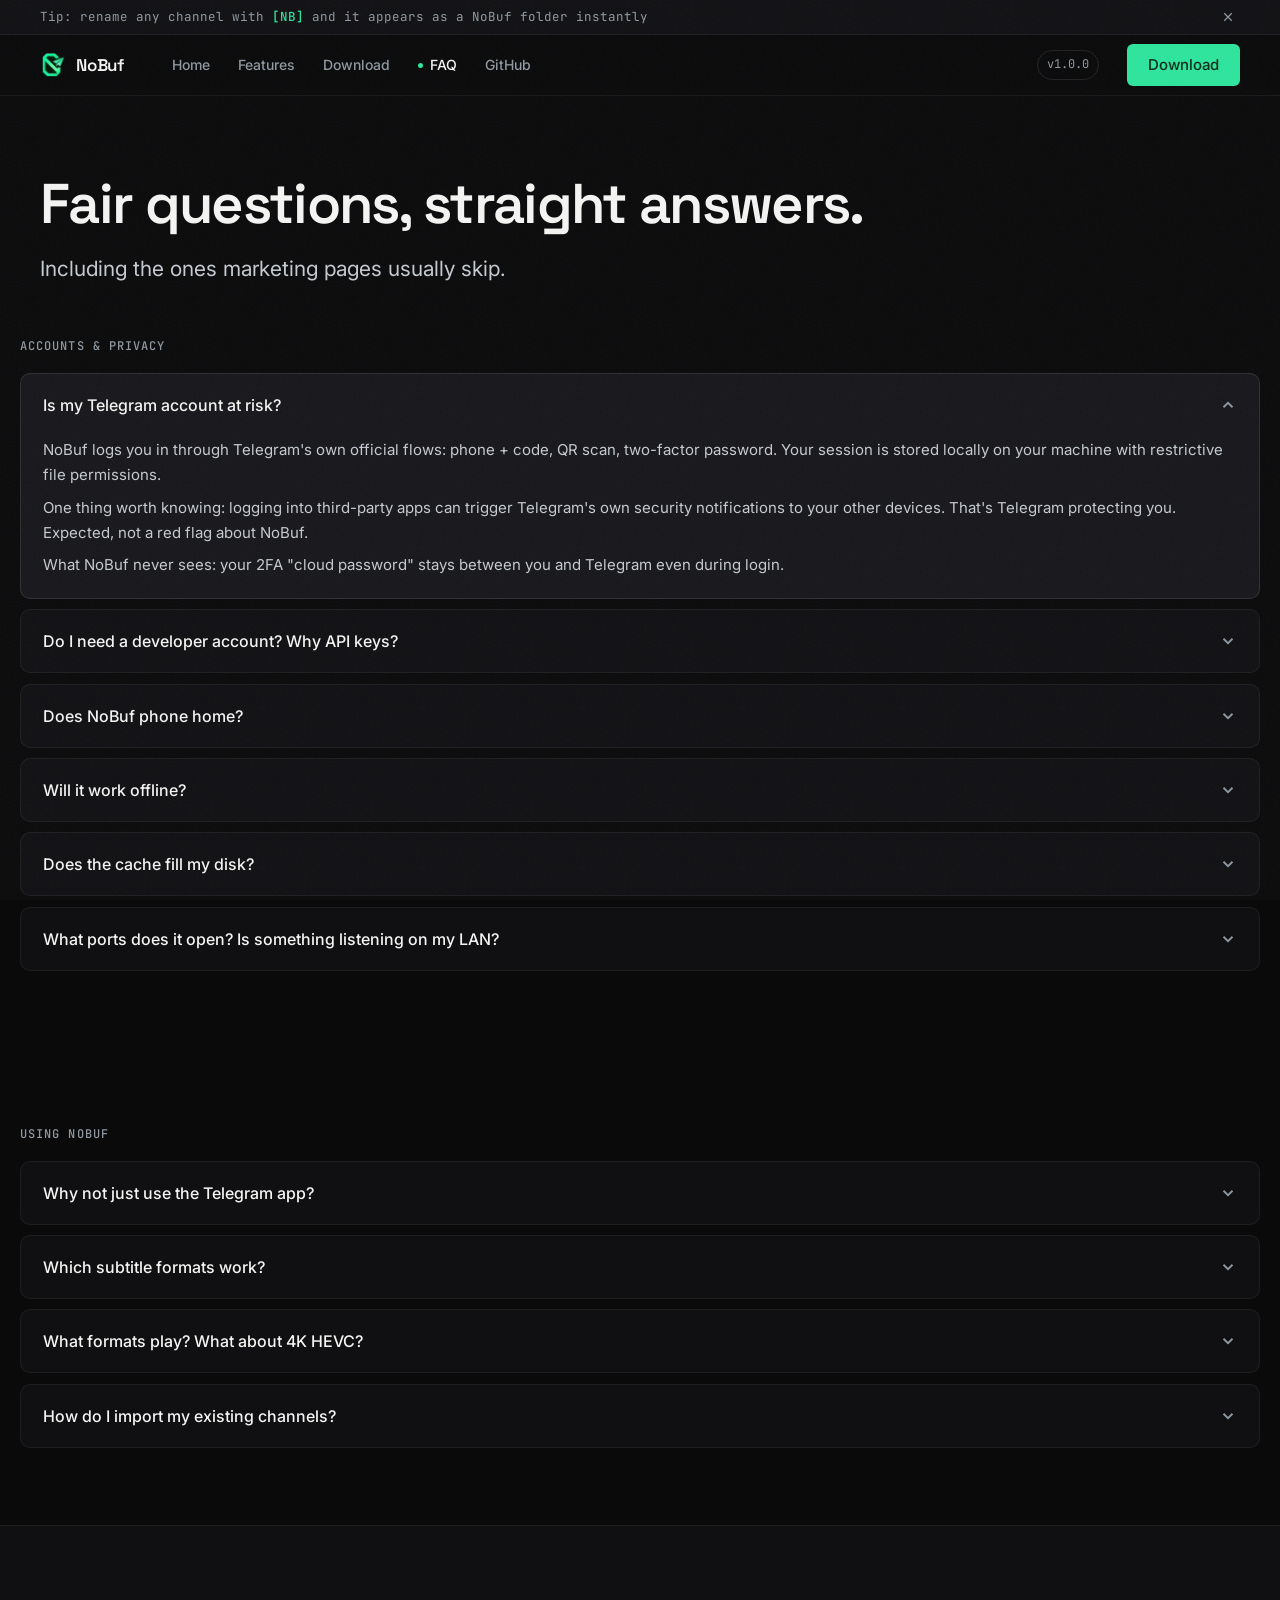
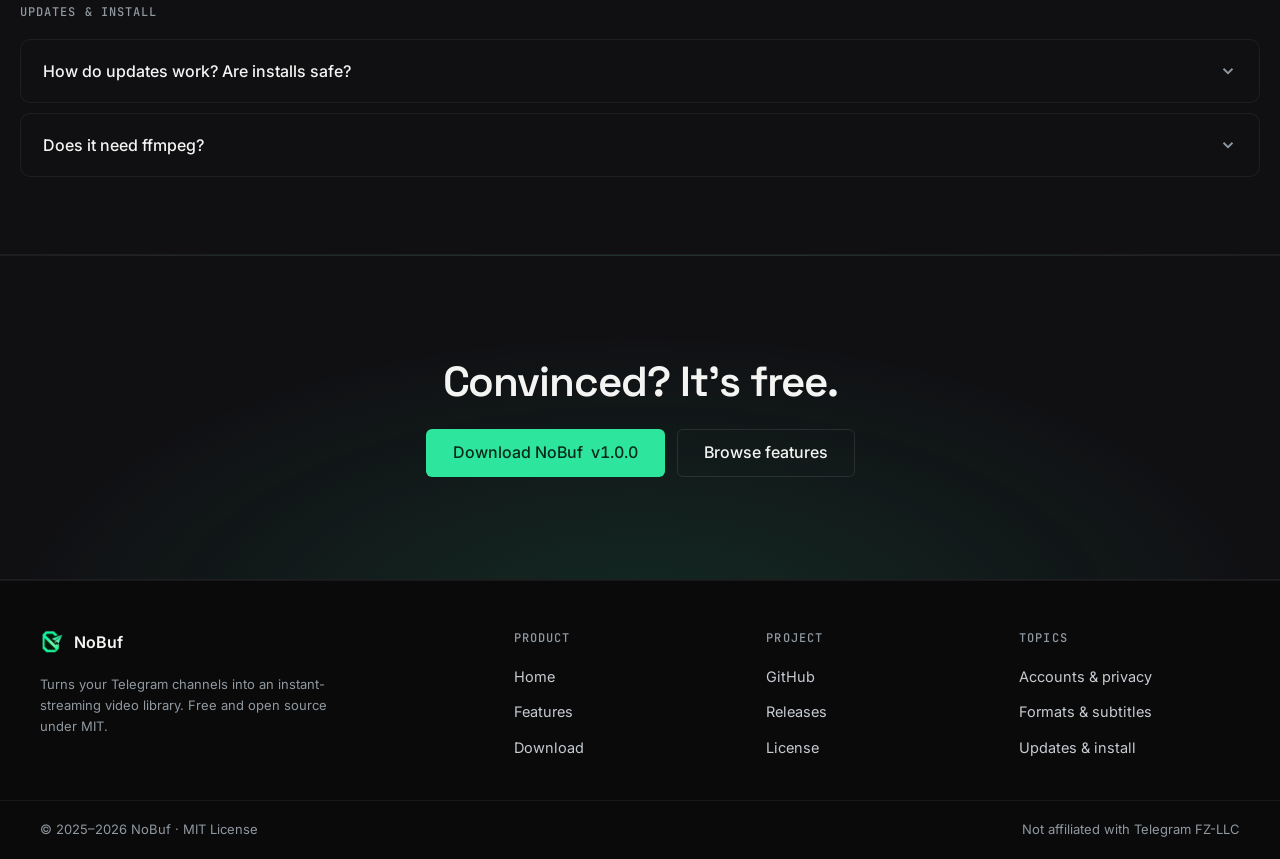
<file: faq.html>
<!DOCTYPE html>
<html lang="en">
<head>
  <meta charset="UTF-8">
  <meta name="viewport" content="width=device-width, initial-scale=1.0">
  <title>FAQ · NoBuf</title>
  <meta name="description" content="Account safety, API keys, privacy, offline behavior, formats, subtitles, ports and updates — answered honestly.">
  <link rel="canonical" href="https://istiaq-edu.github.io/NoBuf-Website/faq.html">
  <meta property="og:url" content="https://istiaq-edu.github.io/NoBuf-Website/faq.html">
  <meta property="og:type" content="website">
  <meta property="og:site_name" content="NoBuf">
  <meta property="og:title" content="NoBuf FAQ">
  <meta property="og:description" content="Account safety, API keys, privacy, formats, subtitles, ports and updates — answered honestly.">
  <meta property="og:image" content="https://istiaq-edu.github.io/NoBuf-Website/assets/social-card.jpg">
  <meta name="twitter:card" content="summary_large_image">
  <meta name="twitter:title" content="NoBuf FAQ">
  <meta name="twitter:description" content="Account safety, API keys, privacy, formats, subtitles, ports and updates — answered honestly.">
  <meta name="twitter:image" content="https://istiaq-edu.github.io/NoBuf-Website/assets/social-card.jpg">
  <meta name="theme-color" content="#0a0a0b">
  <link rel="icon" href="assets/favicon-32.png" sizes="32x32">
  <link rel="apple-touch-icon" href="assets/apple-touch-icon.png">
  <script type="application/ld+json">
  {
    "@context": "https://schema.org",
    "@type": "FAQPage",
    "mainEntity": [
      { "@type": "Question", "name": "Is my Telegram account at risk?",
        "acceptedAnswer": { "@type": "Answer", "text": "NoBuf logs you in through Telegram's own official flows — phone, code, QR and 2FA. Your session lives locally on your machine. NoBuf never sees your cloud password: the 2FA step happens between you and Telegram." } },
      { "@type": "Question", "name": "Do I need a developer account?",
        "acceptedAnswer": { "@type": "Answer", "text": "You need a one-time login at my.telegram.org — the built-in wizard opens it and fills the app-creation form for you automatically. Your API keys are stored locally." } },
      { "@type": "Question", "name": "Does NoBuf phone home?",
        "acceptedAnswer": { "@type": "Answer", "text": "No telemetry or analytics exist in the app. Outbound connections are limited to: Telegram's servers (the actual function), api.opensubtitles.com only when you search subtitles, one optional ffmpeg download, and GitHub for update checks." } }
    ]
  }
  </script>
  <link rel="preconnect" href="https://fonts.googleapis.com">
  <link rel="preconnect" href="https://fonts.gstatic.com" crossorigin>
  <link href="https://fonts.googleapis.com/css2?family=Space+Grotesk:wght@500;600;700&family=Inter:wght@400;500;600&family=JetBrains+Mono:wght@400;500&display=swap" rel="stylesheet">
  <link rel="stylesheet" href="styles.css">
</head>
<body>
<a class="skip-link" href="#main">Skip to content</a>

<div class="banner-wrap" data-banner>
  <div class="banner" role="region" aria-label="Product tips">
    <div class="banner-inner">
      <p class="banner-tip">Tip: rename any channel with <b>[NB]</b> and it appears as a NoBuf folder instantly</p>
      <p class="banner-tip" hidden>Tip: paste a <b>t.me</b> link to browse any public channel like a file library</p>
      <button class="banner-dismiss" aria-label="Dismiss tips">
        <svg viewBox="0 0 16 16" width="12" height="12" fill="none" stroke="currentColor" stroke-width="1.6"><path d="M3 3l10 10M13 3L3 13"/></svg>
      </button>
    </div>
  </div>
</div>

<header class="nav">
  <nav class="nav-inner" aria-label="Main">
    <a class="nav-brand" href="index.html"><img src="assets/logo-small.webp" alt="" width="26" height="26"> NoBuf</a>
    <button class="nav-toggle" aria-expanded="false" aria-label="Menu">
      <svg viewBox="0 0 20 20" fill="none" stroke="currentColor" stroke-width="1.6"><path d="M3 5h14M3 10h14M3 15h14"/></svg>
    </button>
    <div class="nav-links">
      <a class="nav-link" href="index.html">Home</a>
      <a class="nav-link" href="features.html">Features</a>
      <a class="nav-link" href="download.html">Download</a>
      <a class="nav-link active" href="faq.html" aria-current="page">FAQ</a>
      <a class="nav-link" href="https://github.com/Istiaq-Edu/NoBuf" target="_blank" rel="noopener">GitHub</a>
    </div>
    <span class="nav-spacer"></span>
    <span class="nav-version tnum" data-version-slot>v1.0.0</span>
    <a class="btn btn-primary nav-cta" href="download.html">Download</a>
  </nav>
</header>

<div class="progress" aria-hidden="true"><span></span></div>

<main id="main">
  <section class="section-tight" style="padding-bottom: clamp(32px,4vw,56px);">
    <div class="container">
      <h1 class="h2 reveal" style="font-size: clamp(34px, 4.6vw, 56px); letter-spacing: -0.03em;">
        Fair questions, straight answers.
      </h1>
      <p class="lead reveal mt-16" style="max-width: 680px;">
        Including the ones marketing pages usually skip.
      </p>
    </div>
  </section>

  <!-- Accounts & privacy -->
  <section class="section-tight" id="accounts" style="padding-top: 0;" aria-labelledby="accounts-h">
    <div class="container-wide">
      <p class="mono-label reveal mb-16" id="accounts-h">Accounts &amp; privacy</p>
      <div class="faq-group" data-stagger>

        <details class="faq reveal" name="faq-accounts" open>
          <summary>Is my Telegram account at risk?
            <svg class="faq-chevron" viewBox="0 0 16 16" fill="none" stroke="currentColor" stroke-width="1.6"><path d="M4 6l4 4 4-4"/></svg>
          </summary>
          <div class="faq-body"><div>
            <p>NoBuf logs you in through Telegram's own official flows: phone + code, QR scan, two-factor password. Your session is stored
               locally on your machine with restrictive file permissions.</p>
            <p class="mt-8">One thing worth knowing: logging into third-party apps can trigger Telegram's own security notifications to your other devices.
               That's Telegram protecting you. Expected, not a red flag about NoBuf.</p>
            <p class="mt-8">What NoBuf never sees: your 2FA "cloud password" stays between you and Telegram even during login.</p>
          </div></div>
        </details>

        <details class="faq reveal" name="faq-accounts">
          <summary>Do I need a developer account? Why API keys?
            <svg class="faq-chevron" viewBox="0 0 16 16" fill="none" stroke="currentColor" stroke-width="1.6"><path d="M4 6l4 4 4-4"/></svg>
          </summary>
          <div class="faq-body"><div>
            <p>Every third-party Telegram client needs an API ID/hash pair from my.telegram.org. That's Telegram's requirement, not ours.</p>
            <p class="mt-8">The difference: NoBuf's wizard opens my.telegram.org in a built-in window and fills the app-creation form for you,
               then hands the keys straight to the app. You log in once yourself; the paperwork automates away. Keys live on your machine.</p>
          </div></div>
        </details>

        <details class="faq reveal" name="faq-accounts">
          <summary>Does NoBuf phone home?
            <svg class="faq-chevron" viewBox="0 0 16 16" fill="none" stroke="currentColor" stroke-width="1.6"><path d="M4 6l4 4 4-4"/></svg>
          </summary>
          <div class="faq-body"><div>
            <p>The complete list of things NoBuf can talk to:</p>
            <ul>
              <li><strong>Telegram's servers</strong>: fetching your files. The whole point.</li>
              <li><strong>api.opensubtitles.com</strong>: only when you search subtitles, using your own free key.</li>
              <li><strong>GitHub Releases</strong>: update checks and downloads.</li>
              <li><strong>One optional ffmpeg download</strong>: only if your system lacks it and a format needs it.</li>
            </ul>
            <p class="mt-8">That's it. No analytics, no crash reporters, no accounts with us. The app's own servers bind to 127.0.0.1 and its
               UI sandbox can't reach anything but localhost.</p>
          </div></div>
        </details>

        <details class="faq reveal" name="faq-accounts">
          <summary>Will it work offline?
            <svg class="faq-chevron" viewBox="0 0 16 16" fill="none" stroke="currentColor" stroke-width="1.6"><path d="M4 6l4 4 4-4"/></svg>
          </summary>
          <div class="faq-body"><div>
            <p>NoBuf is a Telegram client, so new streams need Telegram reachable. What caching does give you:</p>
            <ul>
              <li>Everything already downloaded in this session replays instantly without re-fetching.</li>
              <li>The download-ahead keeps working while you watch, so brief dropouts don't interrupt playback.</li>
              <li>Extracted subtitle tracks persist across restarts even though video cache clears each launch.</li>
            </ul>
          </div></div>
        </details>

        <details class="faq reveal" name="faq-accounts" id="privacy">
          <summary>Does the cache fill my disk?
            <svg class="faq-chevron" viewBox="0 0 16 16" fill="none" stroke="currentColor" stroke-width="1.6"><path d="M4 6l4 4 4-4"/></svg>
          </summary>
          <div class="faq-body"><div>
            <p>The stream cache wipes itself on every launch, so you'll never dig gigabytes out of AppData. Closing a half-watched video offers
               three honest choices: continue downloading the rest in the background, keep what's cached for instant replay this session, or discard it.</p>
          </div></div>
        </details>

        <details class="faq reveal" name="faq-accounts">
          <summary>What ports does it open? Is something listening on my LAN?
            <svg class="faq-chevron" viewBox="0 0 16 16" fill="none" stroke="currentColor" stroke-width="1.6"><path d="M4 6l4 4 4-4"/></svg>
          </summary>
          <div class="faq-body"><div>
            <p>Nothing listens on your network. All local servers bind strictly to 127.0.0.1: the streaming server on port 14201 and, if you
               enable it in Settings, the REST API on a port you choose. The REST API requires an API key which is stored hashed and compared
               in constant time. It's off by default.</p>
          </div></div>
        </details>

      </div>
    </div>
  </section>

  <!-- Using NoBuf -->
  <section class="section-tight" id="using" aria-labelledby="using-h">
    <div class="container-wide">
      <p class="mono-label reveal mb-16" id="using-h">Using NoBuf</p>
      <div class="faq-group" data-stagger>

        <details class="faq reveal" name="faq-using">
          <summary>Why not just use the Telegram app?
            <svg class="faq-chevron" viewBox="0 0 16 16" fill="none" stroke="currentColor" stroke-width="1.6"><path d="M4 6l4 4 4-4"/></svg>
          </summary>
          <div class="faq-body"><div>
            <p>For MP4s, Telegram's built-in player is genuinely fine. NoBuf earns its keep on everything else:</p>
            <ul>
              <li>MKV, TS and HEVC files play by streaming instead of demanding a full download first.</li>
              <li>A real seek engine: jump anywhere in seconds, frame previews while scrubbing, no index required.</li>
              <li>Embedded subtitles render properly, OpenSubtitles search is built in.</li>
              <li>Dual-audio files switch languages mid-scene.</li>
              <li>Your channels become a browsable library with folders, groups and search.</li>
            </ul>
          </div></div>
        </details>

        <details class="faq reveal" name="faq-using">
          <summary>Which subtitle formats work?
            <svg class="faq-chevron" viewBox="0 0 16 16" fill="none" stroke="currentColor" stroke-width="1.6"><path d="M4 6l4 4 4-4"/></svg>
          </summary>
          <div class="faq-body"><div>
            <p><strong>Yes:</strong> SRT/SubRip, ASS/SSA (rendered with libass, including fonts embedded in the MKV), WebVTT and mov_text.
               You get size, position and sync sliders, and per-file track memory.</p>
            <p class="mt-8"><strong>Not yet:</strong> image-based formats like PGS (Blu-ray), VobSub and DVB are detected but can't be extracted or rendered.
               We'd rather say that than pretend.</p>
          </div></div>
        </details>

        <details class="faq reveal" name="faq-using">
          <summary>What formats play? What about 4K HEVC?
            <svg class="faq-chevron" viewBox="0 0 16 16" fill="none" stroke="currentColor" stroke-width="1.6"><path d="M4 6l4 4 4-4"/></svg>
          </summary>
          <div class="faq-body"><div>
            <ul>
              <li><strong>H.264/VP9/AAC in MP4/WebM:</strong> streams directly.</li>
              <li><strong>MKV and TS:</strong> remuxed live: instant start, no quality change.</li>
              <li><strong>HEVC your GPU can decode:</strong> passed through untouched.</li>
              <li><strong>HEVC 10-bit / HDR:</strong> hardware-transcoded (Intel QuickSync when available): plays everywhere, may take a moment to start.</li>
            </ul>
            <p class="mt-8">Old recordings with metadata at the end of the file get virtually faststarted: they play immediately without downloading anything extra.</p>
          </div></div>
        </details>

        <details class="faq reveal" name="faq-using">
          <summary>How do I import my existing channels?
            <svg class="faq-chevron" viewBox="0 0 16 16" fill="none" stroke="currentColor" stroke-width="1.6"><path d="M4 6l4 4 4-4"/></svg>
          </summary>
          <div class="faq-body"><div>
            <p>Rename any private channel to include <code>[NB]</code> and it appears as a folder on next launch, no re-upload, and works across devices since
               the tag lives in the channel title itself. Public channels join via their t.me link and browse as searchable grids. Folders can be grouped
               with colored, reorderable tabs.</p>
          </div></div>
        </details>

      </div>
    </div>
  </section>

  <!-- Updates & install -->
  <section class="section-tight" id="updates" aria-labelledby="updates-h" style="background: var(--bg-1); border-block: 1px solid var(--line-subtle);">
    <div class="container-wide">
      <p class="mono-label reveal mb-16" id="updates-h">Updates &amp; install</p>
      <div class="faq-group" data-stagger>

        <details class="faq reveal" name="faq-updates">
          <summary>How do updates work? Are installs safe?
            <svg class="faq-chevron" viewBox="0 0 16 16" fill="none" stroke="currentColor" stroke-width="1.6"><path d="M4 6l4 4 4-4"/></svg>
          </summary>
          <div class="faq-body"><div>
            <p>NoBuf checks GitHub Releases and verifies every download against a minisign public key pinned inside the app before installing.
               A tampered package can't pass. Updates apply with one click.</p>
            <p class="mt-8">Windows note: SmartScreen may show "unknown publisher" on first run because the installer isn't EV-code-signed. That's a
               reputation system, not a virus verdict. Use More info → Run anyway. The update channel itself remains signature-verified.</p>
          </div></div>
        </details>

        <details class="faq reveal" name="faq-updates">
          <summary>Does it need ffmpeg?
            <svg class="faq-chevron" viewBox="0 0 16 16" fill="none" stroke="currentColor" stroke-width="1.6"><path d="M4 6l4 4 4-4"/></svg>
          </summary>
          <div class="faq-body"><div>
            <p>Maybe not at all: a large share of files stream through NoBuf's built-in remuxer with zero external tools. When a format does need ffmpeg,
               NoBuf finds an existing installation first; otherwise it fetches a minimal build once into its own data folder and validates the binary
               actually has the encoders it needs. Nothing to configure.</p>
          </div></div>
        </details>

      </div>
    </div>
  </section>

  <!-- CTA -->
  <section class="cta-band">
    <div class="cta-band-inner container reveal">
      <h2 class="h2">Convinced? It's free.</h2>
      <div class="btn-row mt-24" style="justify-content:center;">
        <a class="btn btn-primary btn-lg" href="download.html">Download NoBuf <span class="tnum" data-version-slot>v1.0.0</span></a>
        <a class="btn btn-ghost btn-lg" href="features.html">Browse features</a>
      </div>
    </div>
  </section>
</main>

<footer class="footer">
  <div class="footer-inner">
    <div>
      <p class="footer-brand"><img src="assets/logo-small.webp" alt="" width="24" height="24"> NoBuf</p>
      <p class="footer-note">Turns your Telegram channels into an instant-streaming video library. Free and open source under MIT.</p>
    </div>
    <div class="footer-col">
      <p class="col-title">Product</p>
      <ul>
        <li><a href="index.html">Home</a></li>
        <li><a href="features.html">Features</a></li>
        <li><a href="download.html">Download</a></li>
      </ul>
    </div>
    <div class="footer-col">
      <p class="col-title">Project</p>
      <ul>
        <li><a href="https://github.com/Istiaq-Edu/NoBuf" target="_blank" rel="noopener">GitHub</a></li>
        <li><a href="https://github.com/Istiaq-Edu/NoBuf/releases" target="_blank" rel="noopener">Releases</a></li>
        <li><a href="https://github.com/Istiaq-Edu/NoBuf/blob/dev/LICENSE" target="_blank" rel="noopener">License</a></li>
      </ul>
    </div>
    <div class="footer-col">
      <p class="col-title">Topics</p>
      <ul>
        <li><a href="#accounts">Accounts &amp; privacy</a></li>
        <li><a href="#using">Formats &amp; subtitles</a></li>
        <li><a href="#updates">Updates &amp; install</a></li>
      </ul>
    </div>
  </div>
  <div class="footer-base">
    <div class="footer-base-inner">
      <span>© 2025–2026 NoBuf · MIT License</span>
      <span>Not affiliated with Telegram FZ-LLC</span>
    </div>
  </div>
</footer>

<script src="shared.js" defer></script>
</body>
</html>
</file>
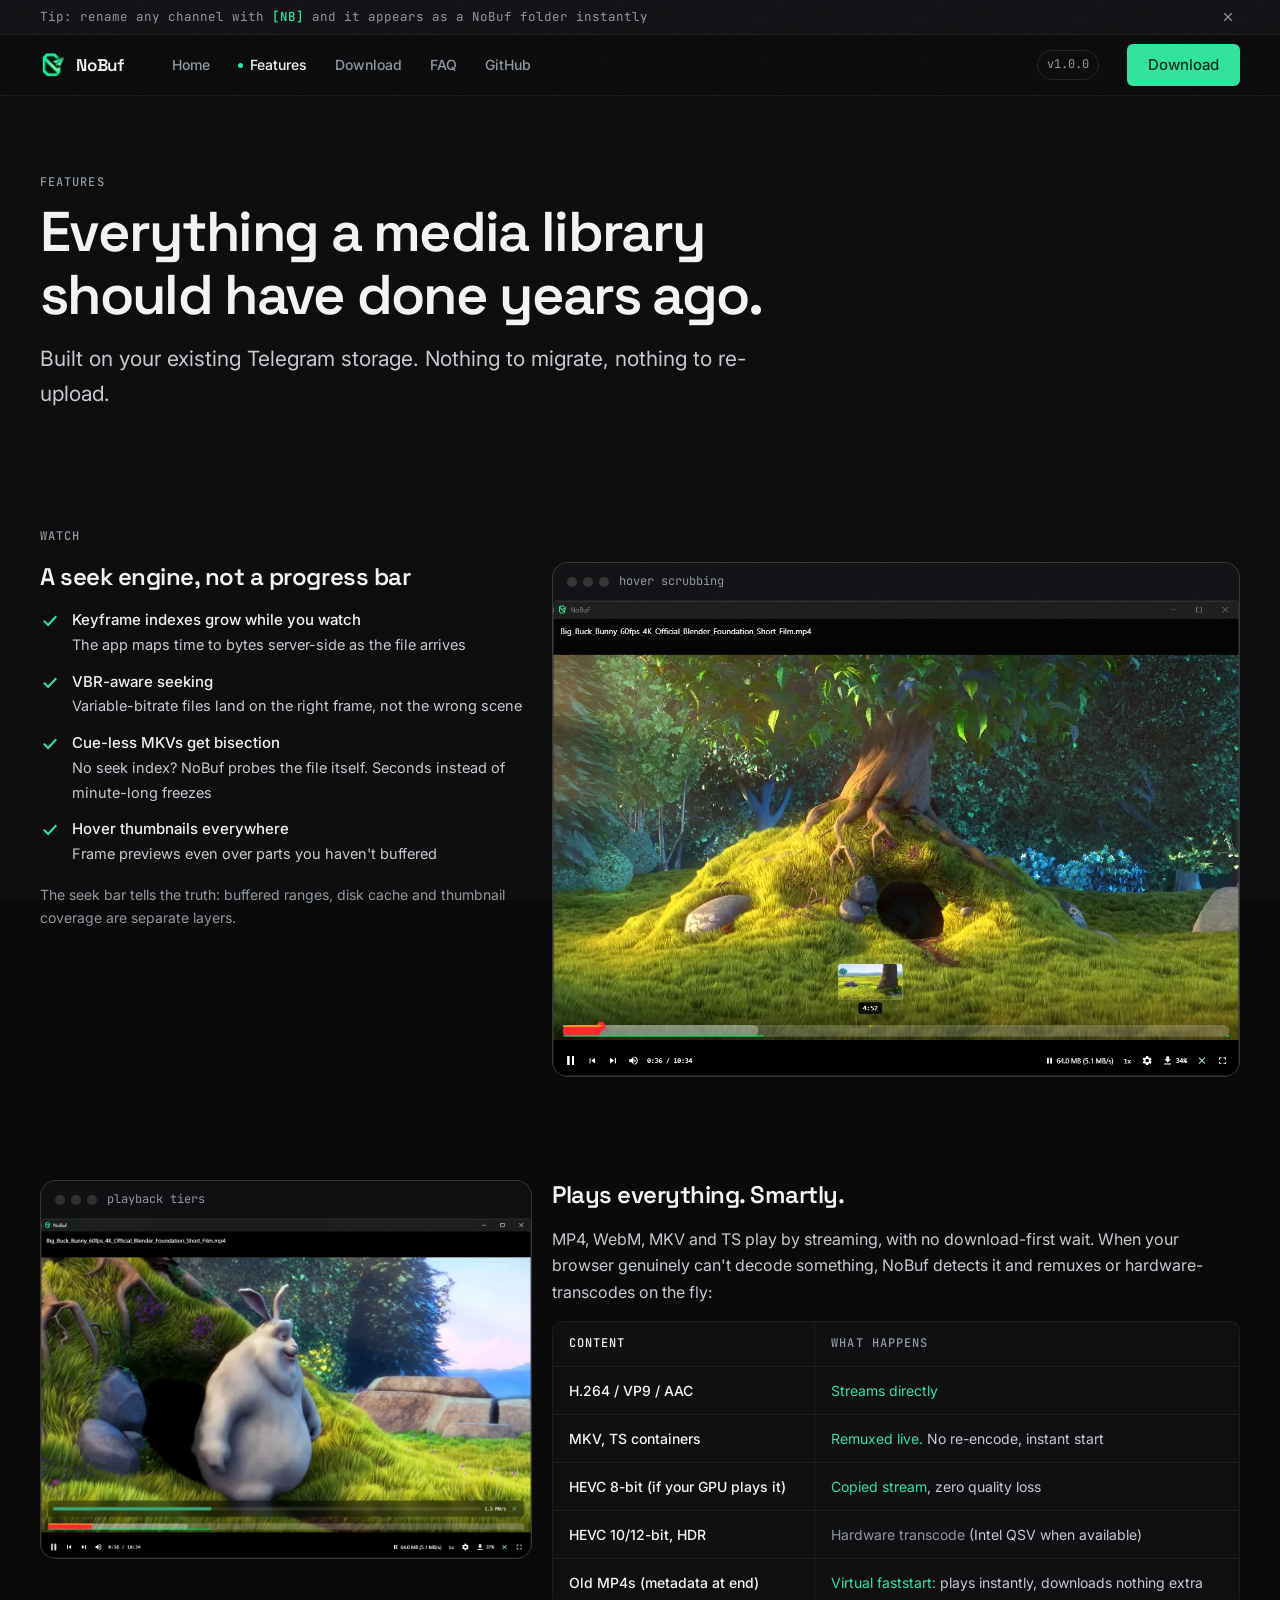
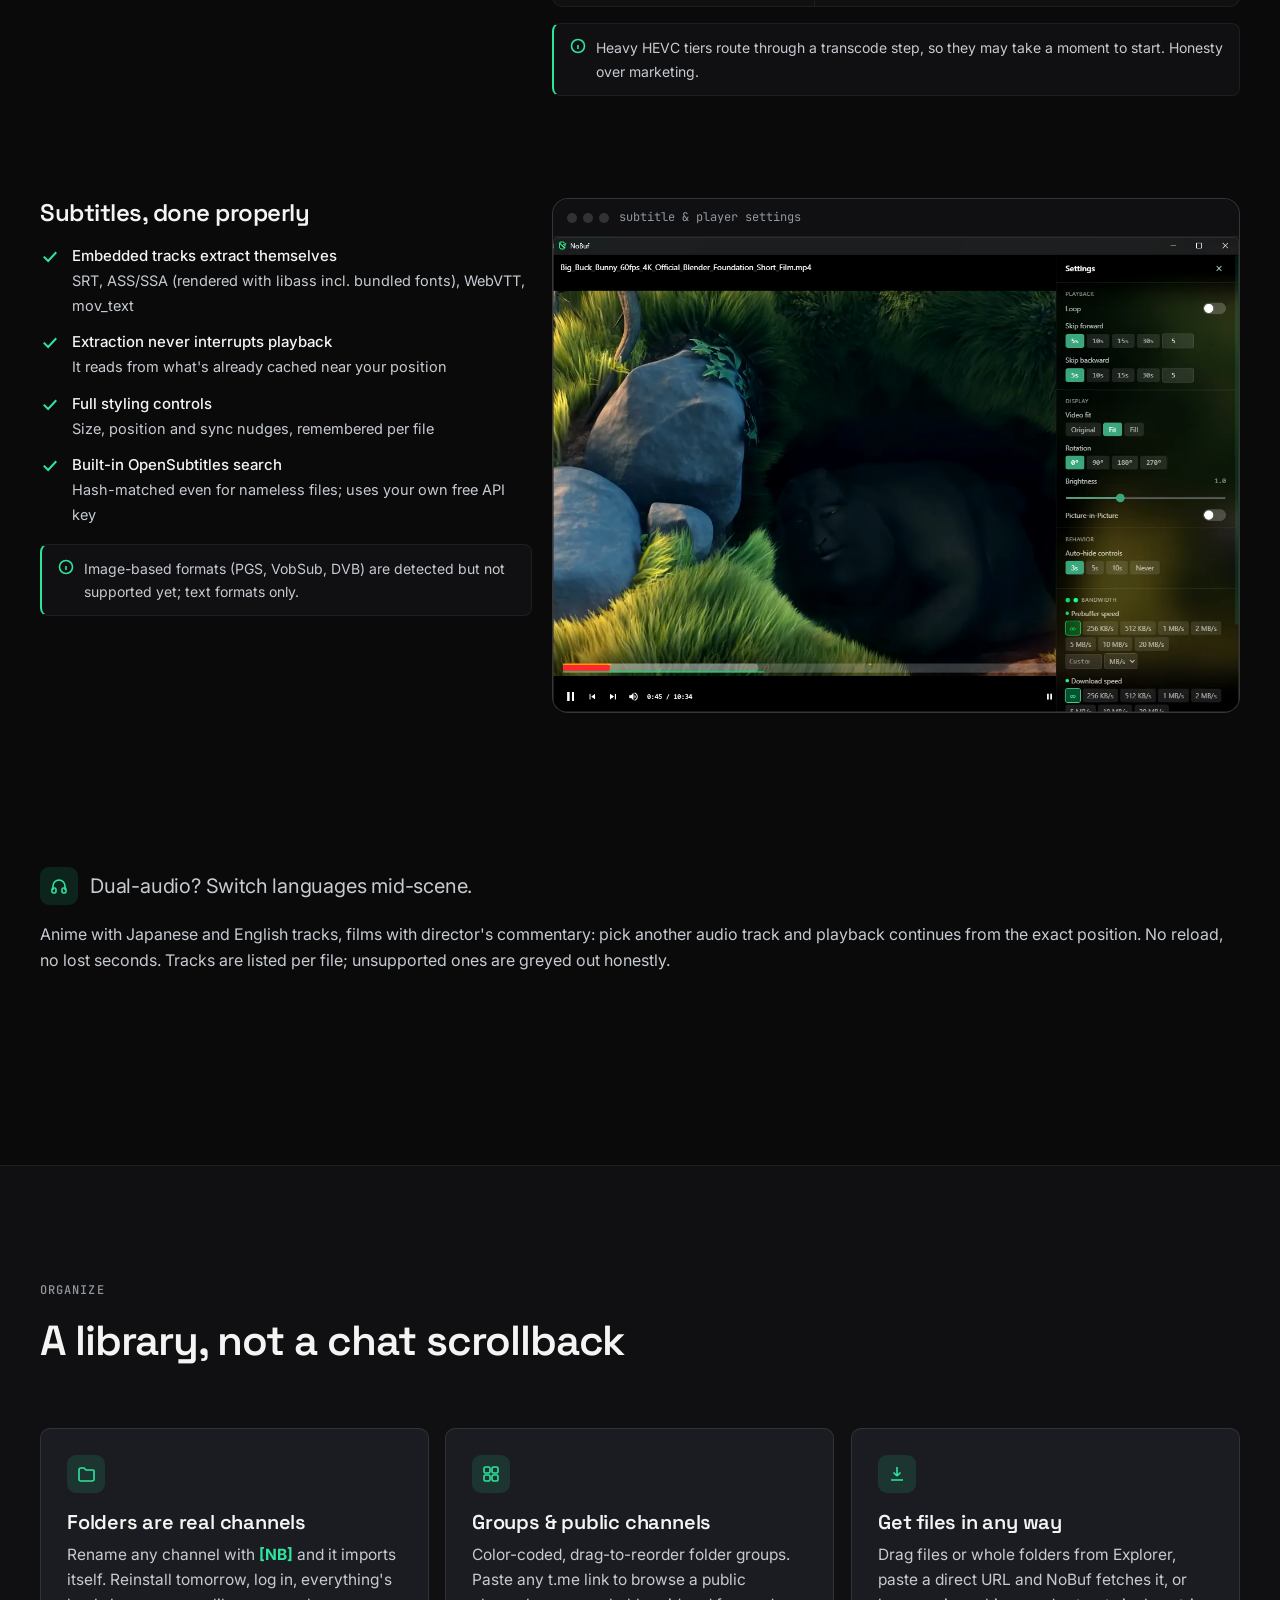
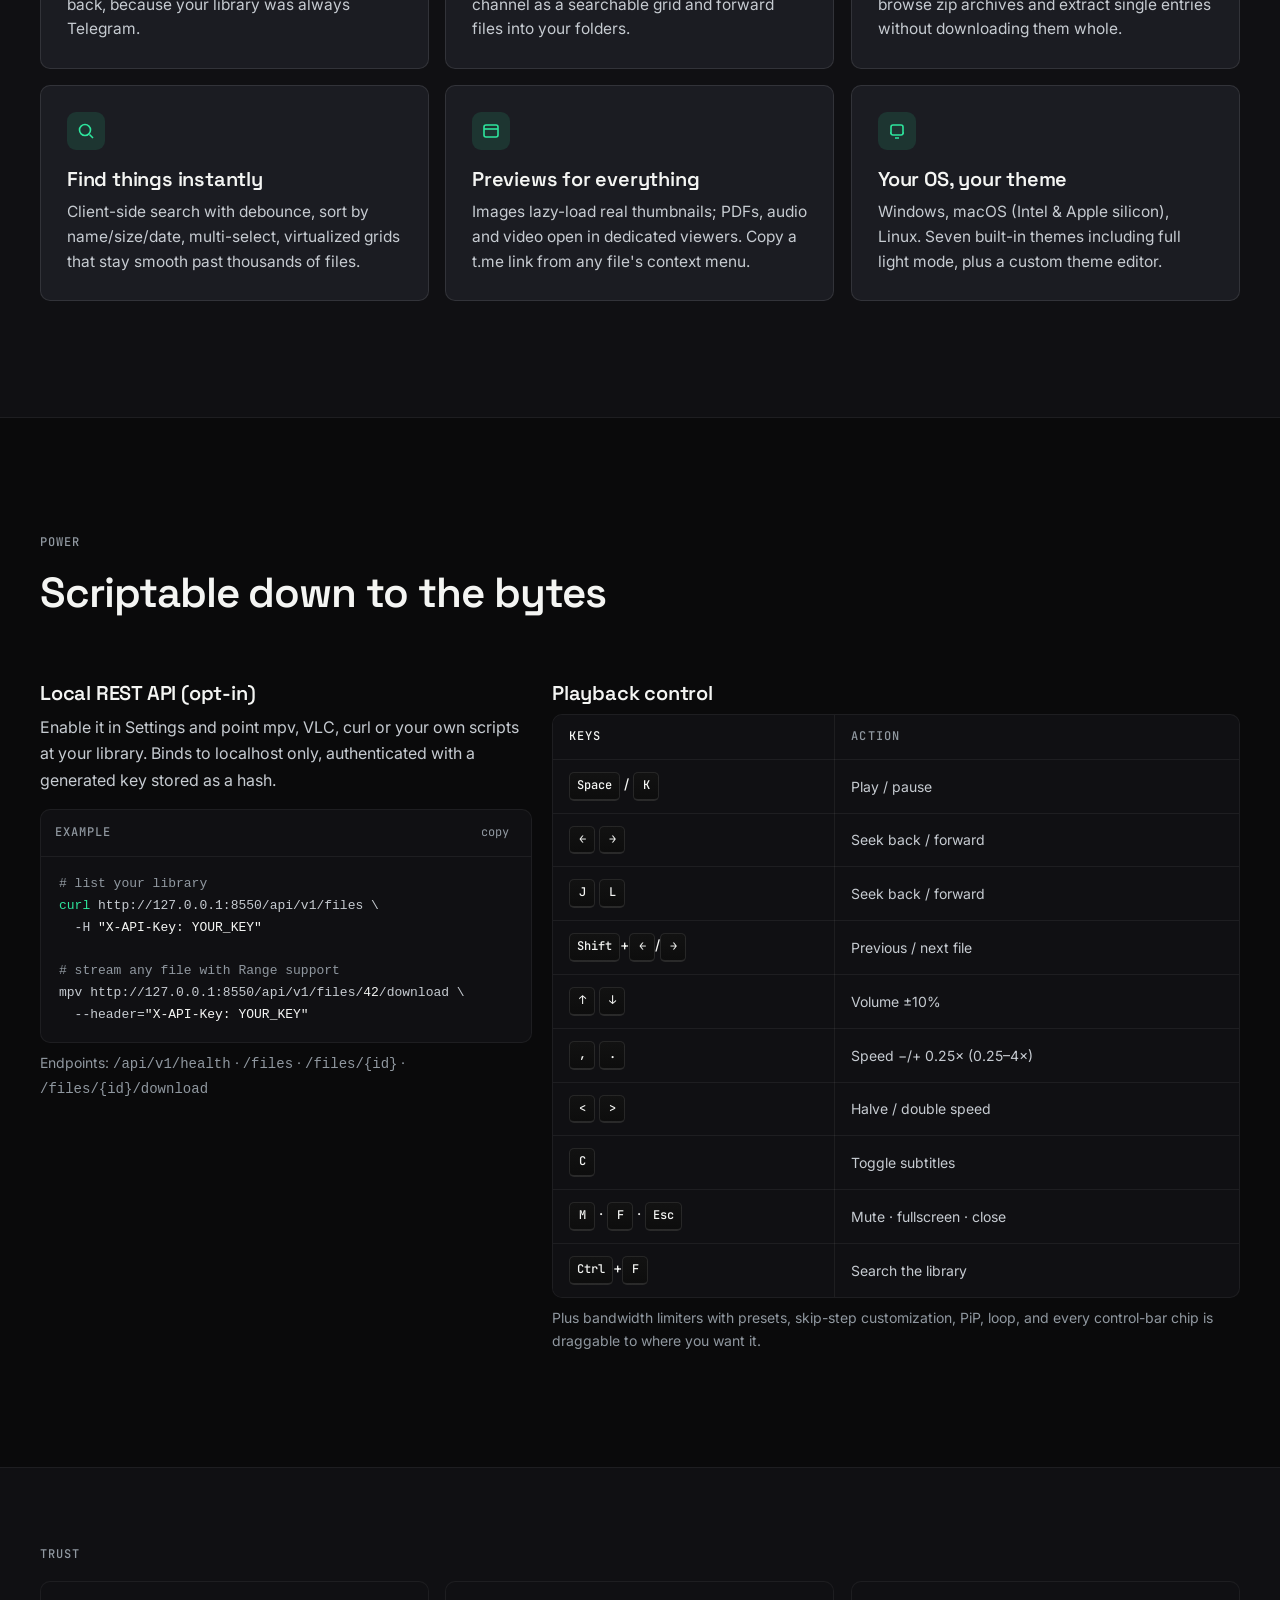
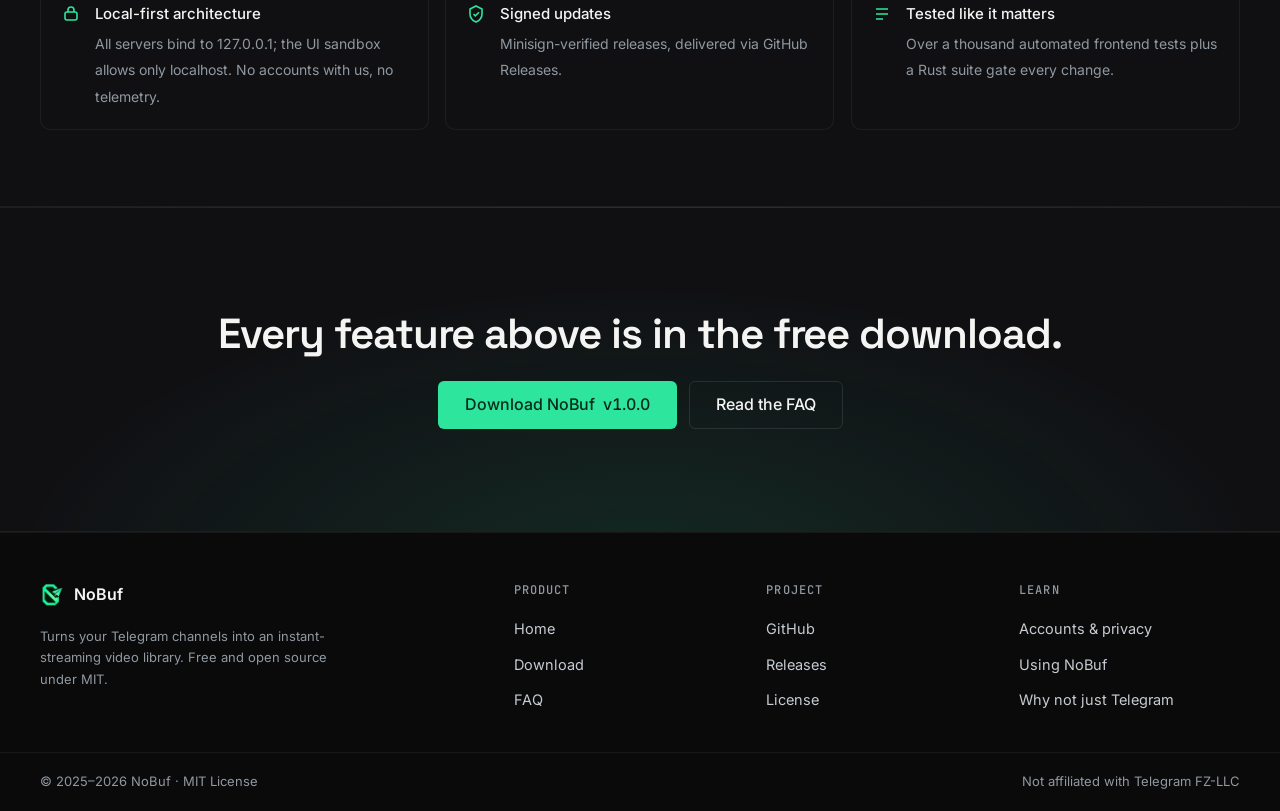
<file: features.html>
<!DOCTYPE html>
<html lang="en">
<head>
  <meta charset="UTF-8">
  <meta name="viewport" content="width=device-width, initial-scale=1.0">
  <title>Features · NoBuf</title>
  <meta name="description" content="A seek engine that never freezes, MKV/TS/HEVC handled smartly, embedded subtitles with OpenSubtitles, mid-scene audio switching, a real library — and a local REST API.">
  <link rel="canonical" href="https://istiaq-edu.github.io/NoBuf-Website/features.html">
  <meta property="og:url" content="https://istiaq-edu.github.io/NoBuf-Website/features.html">
  <meta property="og:type" content="website">
  <meta property="og:site_name" content="NoBuf">
  <meta property="og:title" content="NoBuf Features">
  <meta property="og:description" content="Instant playback, a real seek engine, built-in subtitles and dual-audio, over your existing Telegram storage.">
  <meta property="og:image" content="https://istiaq-edu.github.io/NoBuf-Website/assets/social-card.jpg">
  <meta name="twitter:card" content="summary_large_image">
  <meta name="twitter:title" content="NoBuf Features">
  <meta name="twitter:description" content="Instant playback, a real seek engine, built-in subtitles and dual-audio, over your existing Telegram storage.">
  <meta name="twitter:image" content="https://istiaq-edu.github.io/NoBuf-Website/assets/social-card.jpg">
  <meta name="theme-color" content="#0a0a0b">
  <link rel="icon" href="assets/favicon-32.png" sizes="32x32">
  <link rel="apple-touch-icon" href="assets/apple-touch-icon.png">
  <script type="application/ld+json">
  {
    "@context": "https://schema.org",
    "@type": "SoftwareApplication",
    "name": "NoBuf",
    "operatingSystem": "Windows, macOS, Linux",
    "applicationCategory": "MultimediaApplication",
    "offers": { "@type": "Offer", "price": "0", "priceCurrency": "USD" },
    "softwareVersion": "1.0.0"
  }
  </script>
  <link rel="preconnect" href="https://fonts.googleapis.com">
  <link rel="preconnect" href="https://fonts.gstatic.com" crossorigin>
  <link href="https://fonts.googleapis.com/css2?family=Space+Grotesk:wght@500;600;700&family=Inter:wght@400;500;600&family=JetBrains+Mono:wght@400;500&display=swap" rel="stylesheet">
  <link rel="stylesheet" href="styles.css">
</head>
<body>
<a class="skip-link" href="#main">Skip to content</a>

<div class="banner-wrap" data-banner>
  <div class="banner" role="region" aria-label="Product tips">
    <div class="banner-inner">
      <p class="banner-tip">Tip: rename any channel with <b>[NB]</b> and it appears as a NoBuf folder instantly</p>
      <p class="banner-tip" hidden>Tip: paste a <b>t.me</b> link to browse any public channel like a file library</p>
      <button class="banner-dismiss" aria-label="Dismiss tips">
        <svg viewBox="0 0 16 16" width="12" height="12" fill="none" stroke="currentColor" stroke-width="1.6"><path d="M3 3l10 10M13 3L3 13"/></svg>
      </button>
    </div>
  </div>
</div>

<header class="nav">
  <nav class="nav-inner" aria-label="Main">
    <a class="nav-brand" href="index.html"><img src="assets/logo-small.webp" alt="" width="26" height="26"> NoBuf</a>
    <button class="nav-toggle" aria-expanded="false" aria-label="Menu">
      <svg viewBox="0 0 20 20" fill="none" stroke="currentColor" stroke-width="1.6"><path d="M3 5h14M3 10h14M3 15h14"/></svg>
    </button>
    <div class="nav-links">
      <a class="nav-link" href="index.html">Home</a>
      <a class="nav-link active" href="features.html" aria-current="page">Features</a>
      <a class="nav-link" href="download.html">Download</a>
      <a class="nav-link" href="faq.html">FAQ</a>
      <a class="nav-link" href="https://github.com/Istiaq-Edu/NoBuf" target="_blank" rel="noopener">GitHub</a>
    </div>
    <span class="nav-spacer"></span>
    <span class="nav-version tnum" data-version-slot>v1.0.0</span>
    <a class="btn btn-primary nav-cta" href="download.html">Download</a>
  </nav>
</header>

<div class="progress" aria-hidden="true"><span></span></div>

<main id="main">

  <!-- Page hero -->
  <section class="section-tight" style="padding-bottom: 0;">
    <div class="container">
      <p class="mono-label reveal">Features</p>
      <h1 class="h2 reveal mt-8" style="font-size: clamp(34px, 4.6vw, 56px); letter-spacing: -0.03em;">
        Everything a media library should have done years ago.
      </h1>
      <p class="lead reveal mt-16" style="max-width: 720px;">
        Built on your existing Telegram storage. Nothing to migrate, nothing to re-upload.
      </p>
    </div>
  </section>

  <!-- ============ WATCH ============ -->
  <section class="section" aria-labelledby="watch-h">
    <div class="container">
      <p class="mono-label reveal mb-16" id="watch-h">Watch</p>

      <!-- Seek engine -->
      <div class="split">
        <div class="reveal">
          <h2 class="h3">A seek engine, not a progress bar</h2>
          <ul role="list" class="mt-16" style="display:grid; gap:12px;">
            <li class="panel-item">
              <svg viewBox="0 0 16 16" fill="none" stroke="currentColor" stroke-width="1.6" style="color:var(--accent)"><path d="M3 8.5l3.5 3.5L13 5"/></svg>
              <div><b>Keyframe indexes grow while you watch</b><span>The app maps time to bytes server-side as the file arrives</span></div>
            </li>
            <li class="panel-item">
              <svg viewBox="0 0 16 16" fill="none" stroke="currentColor" stroke-width="1.6" style="color:var(--accent)"><path d="M3 8.5l3.5 3.5L13 5"/></svg>
              <div><b>VBR-aware seeking</b><span>Variable-bitrate files land on the right frame, not the wrong scene</span></div>
            </li>
            <li class="panel-item">
              <svg viewBox="0 0 16 16" fill="none" stroke="currentColor" stroke-width="1.6" style="color:var(--accent)"><path d="M3 8.5l3.5 3.5L13 5"/></svg>
              <div><b>Cue-less MKVs get bisection</b><span>No seek index? NoBuf probes the file itself. Seconds instead of minute-long freezes</span></div>
            </li>
            <li class="panel-item">
              <svg viewBox="0 0 16 16" fill="none" stroke="currentColor" stroke-width="1.6" style="color:var(--accent)"><path d="M3 8.5l3.5 3.5L13 5"/></svg>
              <div><b>Hover thumbnails everywhere</b><span>Frame previews even over parts you haven't buffered</span></div>
            </li>
          </ul>
          <p class="small mt-16" style="color: var(--text-mute);">The seek bar tells the truth: buffered ranges, disk cache and thumbnail coverage are separate layers.</p>
        </div>
        <figure class="reveal">
          <div class="shot-frame">
            <div class="shot-bar"><span class="shot-dots" aria-hidden="true"><i></i><i></i><i></i></span><span class="shot-title">hover scrubbing</span></div>
            <img src="assets/preview-thumbnail.webp" alt="Hover-scrub thumbnail with timestamp over the seek bar while a 4K file plays" loading="lazy" width="1202" height="832">
          </div>
        </figure>
      </div>

      <!-- Formats -->
      <div class="split mt-24" style="margin-top: clamp(64px, 8vw, 110px);">
        <figure class="reveal">
          <div class="shot-frame">
            <div class="shot-bar"><span class="shot-dots" aria-hidden="true"><i></i><i></i><i></i></span><span class="shot-title">playback tiers</span></div>
            <img src="assets/download-from-cache-in-video-player.webp" alt="Player streaming directly with a live cache pill showing download speed" loading="lazy" width="1202" height="832">
          </div>
        </figure>
        <div class="reveal">
          <h2 class="h3">Plays everything. Smartly.</h2>
          <p class="mt-16">MP4, WebM, MKV and TS play by streaming, with no download-first wait. When your browser genuinely can't decode something,
             NoBuf detects it and remuxes or hardware-transcodes on the fly:</p>
          <div class="table-scroll mt-16">
            <table class="data">
              <thead><tr><th scope="col">Content</th><th scope="col">What happens</th></tr></thead>
              <tbody>
                <tr><td>H.264 / VP9 / AAC</td><td><span class="t-yes">Streams directly</span></td></tr>
                <tr><td>MKV, TS containers</td><td><span class="t-yes">Remuxed live.</span> No re-encode, instant start</td></tr>
                <tr><td>HEVC 8-bit (if your GPU plays it)</td><td><span class="t-yes">Copied stream</span>, zero quality loss</td></tr>
                <tr><td>HEVC 10/12-bit, HDR</td><td><span class="t-partial">Hardware transcode</span> (Intel QSV when available)</td></tr>
                <tr><td>Old MP4s (metadata at end)</td><td><span class="t-yes">Virtual faststart:</span> plays instantly, downloads nothing extra</td></tr>
              </tbody>
            </table>
          </div>
          <p class="callout mt-16">
            <svg viewBox="0 0 16 16" fill="none" stroke="currentColor" stroke-width="1.6"><circle cx="8" cy="8" r="6.5"/><path d="M8 7v4M8 5v.1"/></svg>
            Heavy HEVC tiers route through a transcode step, so they may take a moment to start. Honesty over marketing.
          </p>
        </div>
      </div>

      <!-- Subtitles -->
      <div class="split mt-24" style="margin-top: clamp(64px, 8vw, 110px);">
        <div class="reveal">
          <h2 class="h3">Subtitles, done properly</h2>
          <ul role="list" class="mt-16" style="display:grid; gap:12px;">
            <li class="panel-item">
              <svg viewBox="0 0 16 16" fill="none" stroke="currentColor" stroke-width="1.6" style="color:var(--accent)"><path d="M3 8.5l3.5 3.5L13 5"/></svg>
              <div><b>Embedded tracks extract themselves</b><span>SRT, ASS/SSA (rendered with libass incl. bundled fonts), WebVTT, mov_text</span></div>
            </li>
            <li class="panel-item">
              <svg viewBox="0 0 16 16" fill="none" stroke="currentColor" stroke-width="1.6" style="color:var(--accent)"><path d="M3 8.5l3.5 3.5L13 5"/></svg>
              <div><b>Extraction never interrupts playback</b><span>It reads from what's already cached near your position</span></div>
            </li>
            <li class="panel-item">
              <svg viewBox="0 0 16 16" fill="none" stroke="currentColor" stroke-width="1.6" style="color:var(--accent)"><path d="M3 8.5l3.5 3.5L13 5"/></svg>
              <div><b>Full styling controls</b><span>Size, position and sync nudges, remembered per file</span></div>
            </li>
            <li class="panel-item">
              <svg viewBox="0 0 16 16" fill="none" stroke="currentColor" stroke-width="1.6" style="color:var(--accent)"><path d="M3 8.5l3.5 3.5L13 5"/></svg>
              <div><b>Built-in OpenSubtitles search</b><span>Hash-matched even for nameless files; uses your own free API key</span></div>
            </li>
          </ul>
          <p class="callout mt-16">
            <svg viewBox="0 0 16 16" fill="none" stroke="currentColor" stroke-width="1.6"><circle cx="8" cy="8" r="6.5"/><path d="M8 7v4M8 5v.1"/></svg>
            Image-based formats (PGS, VobSub, DVB) are detected but not supported yet; text formats only.
          </p>
        </div>
        <figure class="reveal">
          <div class="shot-frame">
            <div class="shot-bar"><span class="shot-dots" aria-hidden="true"><i></i><i></i><i></i></span><span class="shot-title">subtitle &amp; player settings</span></div>
            <img src="assets/video-player-settings.webp" alt="Player settings panel with playback, display, behavior, bandwidth and video info sections" loading="lazy" width="1202" height="832">
          </div>
        </figure>
      </div>

      <!-- Audio -->
      <div class="section-tight reveal" style="margin-top: clamp(48px, 6vw, 80px); max-width:100%; overflow-x:clip;">
        <div class="h4 mb-16" style="display:flex; align-items:center; gap:12px;">
          <span class="card-icon" style="margin-bottom:0;">
            <svg viewBox="0 0 20 20" fill="none" stroke="currentColor" stroke-width="1.6"><path d="M4 14v-4a6 6 0 0112 0v4"/><rect x="3" y="12" width="4" height="5" rx="1.5"/><rect x="13" y="12" width="4" height="5" rx="1.5"/></svg>
          </span>
          Dual-audio? Switch languages mid-scene.
        </div>
          <p>Anime with Japanese and English tracks, films with director's commentary: pick another audio track and playback continues
             from the exact position. No reload, no lost seconds. Tracks are listed per file; unsupported ones are greyed out honestly.</p>
      </div>
    </div>
  </section>

  <!-- ============ ORGANIZE ============ -->
  <section class="section" aria-labelledby="organize-h" style="background: var(--bg-1); border-block: 1px solid var(--line-subtle);">
    <div class="container">
      <p class="mono-label reveal mb-16" id="organize-h">Organize</p>
      <div class="section-head reveal">
        <h2 class="h2">A library, not a chat scrollback</h2>
      </div>
      <div class="card-grid grid-3" data-stagger>
        <article class="card reveal" data-spot>
          <div class="card-icon"><svg viewBox="0 0 20 20" fill="none" stroke="currentColor" stroke-width="1.6"><path d="M3 6a2 2 0 012-2h3l2 2h7a1 1 0 011 1v8a2 2 0 01-2 2H5a2 2 0 01-2-2V6z"/></svg></div>
          <h3 class="h4">Folders are real channels</h3>
          <p>Rename any channel with <b class="accent-span">[NB]</b> and it imports itself. Reinstall tomorrow, log in, everything's back, because your library was always Telegram.</p>
        </article>
        <article class="card reveal" data-spot>
          <div class="card-icon"><svg viewBox="0 0 20 20" fill="none" stroke="currentColor" stroke-width="1.6"><rect x="3" y="3" width="6" height="6" rx="1.5"/><rect x="11" y="3" width="6" height="6" rx="1.5"/><rect x="3" y="11" width="6" height="6" rx="1.5"/><rect x="11" y="11" width="6" height="6" rx="1.5"/></svg></div>
          <h3 class="h4">Groups &amp; public channels</h3>
          <p>Color-coded, drag-to-reorder folder groups. Paste any t.me link to browse a public channel as a searchable grid and forward files into your folders.</p>
        </article>
        <article class="card reveal" data-spot>
          <div class="card-icon"><svg viewBox="0 0 20 20" fill="none" stroke="currentColor" stroke-width="1.6"><path d="M10 3v9m0 0L6.5 8.5M10 12l3.5-3.5M4 16h12"/></svg></div>
          <h3 class="h4">Get files in any way</h3>
          <p>Drag files or whole folders from Explorer, paste a direct URL and NoBuf fetches it, or browse zip archives and extract single entries without downloading them whole.</p>
        </article>
        <article class="card reveal" data-spot>
          <div class="card-icon"><svg viewBox="0 0 20 20" fill="none" stroke="currentColor" stroke-width="1.6"><circle cx="9" cy="9" r="5.5"/><path d="M13.5 13.5L17 17"/></svg></div>
          <h3 class="h4">Find things instantly</h3>
          <p>Client-side search with debounce, sort by name/size/date, multi-select, virtualized grids that stay smooth past thousands of files.</p>
        </article>
        <article class="card reveal" data-spot>
          <div class="card-icon"><svg viewBox="0 0 20 20" fill="none" stroke="currentColor" stroke-width="1.6"><rect x="3" y="4" width="14" height="12" rx="2"/><path d="M3 8h14"/></svg></div>
          <h3 class="h4">Previews for everything</h3>
          <p>Images lazy-load real thumbnails; PDFs, audio and video open in dedicated viewers. Copy a t.me link from any file's context menu.</p>
        </article>
        <article class="card reveal" data-spot>
          <div class="card-icon"><svg viewBox="0 0 20 20" fill="none" stroke="currentColor" stroke-width="1.6"><path d="M4 12V6a2 2 0 012-2h8a2 2 0 012 2v6M4 12a2 2 0 002 2h8a2 2 0 002-2M4 12H3m13 0h1M8 17h4"/></svg></div>
          <h3 class="h4">Your OS, your theme</h3>
          <p>Windows, macOS (Intel &amp; Apple silicon), Linux. Seven built-in themes including full light mode, plus a custom theme editor.</p>
        </article>
      </div>
    </div>
  </section>

  <!-- ============ POWER ============ -->
  <section class="section" aria-labelledby="power-h">
    <div class="container">
      <p class="mono-label reveal mb-16" id="power-h">Power</p>
      <div class="section-head reveal">
        <h2 class="h2">Scriptable down to the bytes</h2>
      </div>

      <div class="split">
        <div class="reveal">
          <h3 class="h4">Local REST API (opt-in)</h3>
          <p class="mt-8">Enable it in Settings and point mpv, VLC, curl or your own scripts at your library. Binds to localhost only,
             authenticated with a generated key stored as a hash.</p>
          <div class="codeblock mt-16">
            <div class="codeblock-head">
              <span class="mono-label">example</span>
              <button class="code-copy" data-copy type="button"><span>copy</span></button>
            </div>
            <pre><code><span class="c-com"># list your library</span>
<span class="c-key">curl</span> http://127.0.0.1:8550/api/v1/files \
  -H <span class="c-str">"X-API-Key: YOUR_KEY"</span>

<span class="c-com"># stream any file with Range support</span>
mpv http://127.0.0.1:8550/api/v1/files/<span class="c-str">42</span>/download \
  --header=<span class="c-str">"X-API-Key: YOUR_KEY"</span></code></pre>
          </div>
          <p class="small mt-8" style="color: var(--text-mute);">
            Endpoints: <code>/api/v1/health</code> · <code>/files</code> · <code>/files/{id}</code> · <code>/files/{id}/download</code>
          </p>
        </div>
        <div class="reveal">
          <h3 class="h4">Playback control</h3>
          <div class="table-scroll mt-8">
            <table class="data" aria-label="Keyboard shortcuts">
              <thead><tr><th scope="col">Keys</th><th scope="col">Action</th></tr></thead>
              <tbody>
                <tr><td><kbd class="key">Space</kbd> / <kbd class="key">K</kbd></td><td>Play / pause</td></tr>
                <tr><td><kbd class="key">←</kbd> <kbd class="key">→</kbd></td><td>Seek back / forward</td></tr>
                <tr><td><kbd class="key">J</kbd> <kbd class="key">L</kbd></td><td>Seek back / forward</td></tr>
                <tr><td><kbd class="key">Shift</kbd>+<kbd class="key">←</kbd>/<kbd class="key">→</kbd></td><td>Previous / next file</td></tr>
                <tr><td><kbd class="key">↑</kbd> <kbd class="key">↓</kbd></td><td>Volume ±10%</td></tr>
                <tr><td><kbd class="key">,</kbd> <kbd class="key">.</kbd></td><td>Speed −/+ 0.25× (0.25–4×)</td></tr>
                <tr><td><kbd class="key">&lt;</kbd> <kbd class="key">&gt;</kbd></td><td>Halve / double speed</td></tr>
                <tr><td><kbd class="key">C</kbd></td><td>Toggle subtitles</td></tr>
                <tr><td><kbd class="key">M</kbd> · <kbd class="key">F</kbd> · <kbd class="key">Esc</kbd></td><td>Mute · fullscreen · close</td></tr>
                <tr><td><kbd class="key">Ctrl</kbd>+<kbd class="key">F</kbd></td><td>Search the library</td></tr>
              </tbody>
            </table>
          </div>
          <p class="small mt-8" style="color: var(--text-mute);">Plus bandwidth limiters with presets, skip-step customization, PiP, loop, and every control-bar chip is draggable to where you want it.</p>
        </div>
      </div>
    </div>
  </section>

  <!-- ============ TRUST ============ -->
  <section class="section-tight" aria-labelledby="trust-h" style="background: var(--bg-1); border-block: 1px solid var(--line-subtle);">
    <div class="container">
      <p class="mono-label reveal mb-16" id="trust-h">Trust</p>
      <div class="trust-strip" data-stagger>
        <div class="trust-item reveal">
          <svg viewBox="0 0 20 20" fill="none" stroke="currentColor" stroke-width="1.6"><rect x="4" y="8" width="12" height="8" rx="2"/><path d="M7 8V6a3 3 0 016 0v2"/></svg>
          <div><b>Local-first architecture</b><span>All servers bind to 127.0.0.1; the UI sandbox allows only localhost. No accounts with us, no telemetry.</span></div>
        </div>
        <div class="trust-item reveal">
          <svg viewBox="0 0 20 20" fill="none" stroke="currentColor" stroke-width="1.6"><path d="M10 2l6 3v5c0 4-2.5 6.5-6 8-3.5-1.5-6-4-6-8V5l6-3z"/><path d="M7.5 10l1.8 1.8L13 8.2"/></svg>
          <div><b>Signed updates</b><span>Minisign-verified releases, delivered via GitHub Releases.</span></div>
        </div>
        <div class="trust-item reveal">
          <svg viewBox="0 0 20 20" fill="none" stroke="currentColor" stroke-width="1.6"><path d="M4 5h12M4 10h12M4 15h7"/></svg>
          <div><b>Tested like it matters</b><span>Over a thousand automated frontend tests plus a Rust suite gate every change.</span></div>
        </div>
      </div>
    </div>
  </section>

  <!-- CTA band -->
  <section class="cta-band">
    <div class="cta-band-inner container reveal">
      <h2 class="h2">Every feature above is in the free download.</h2>
      <div class="btn-row mt-24" style="justify-content:center;">
        <a class="btn btn-primary btn-lg" href="download.html">Download NoBuf <span class="tnum" data-version-slot>v1.0.0</span></a>
        <a class="btn btn-ghost btn-lg" href="faq.html">Read the FAQ</a>
      </div>
    </div>
  </section>
</main>

<footer class="footer">
  <div class="footer-inner">
    <div>
      <p class="footer-brand"><img src="assets/logo-small.webp" alt="" width="24" height="24"> NoBuf</p>
      <p class="footer-note">Turns your Telegram channels into an instant-streaming video library. Free and open source under MIT.</p>
    </div>
    <div class="footer-col">
      <p class="col-title">Product</p>
      <ul>
        <li><a href="index.html">Home</a></li>
        <li><a href="download.html">Download</a></li>
        <li><a href="faq.html">FAQ</a></li>
      </ul>
    </div>
    <div class="footer-col">
      <p class="col-title">Project</p>
      <ul>
        <li><a href="https://github.com/Istiaq-Edu/NoBuf" target="_blank" rel="noopener">GitHub</a></li>
        <li><a href="https://github.com/Istiaq-Edu/NoBuf/releases" target="_blank" rel="noopener">Releases</a></li>
        <li><a href="https://github.com/Istiaq-Edu/NoBuf/blob/dev/LICENSE" target="_blank" rel="noopener">License</a></li>
      </ul>
    </div>
    <div class="footer-col">
      <p class="col-title">Learn</p>
      <ul>
        <li><a href="faq.html#accounts">Accounts &amp; privacy</a></li>
        <li><a href="faq.html#using">Using NoBuf</a></li>
        <li><a href="index.html#why">Why not just Telegram</a></li>
      </ul>
    </div>
  </div>
  <div class="footer-base">
    <div class="footer-base-inner">
      <span>© 2025–2026 NoBuf · MIT License</span>
      <span>Not affiliated with Telegram FZ-LLC</span>
    </div>
  </div>
</footer>

<script src="shared.js" defer></script>
</body>
</html>
</file>
<file: styles.css>
/* ============================================================
   NoBuf website — shared design system v2
   Charcoal/graphite base · single green accent · Linear-tier
   Depth = border brightness + surface steps. No colored shadows.
   ============================================================ */

/* ---------- Tokens ---------- */
:root {
  --bg-0: #0a0a0b;
  --bg-1: #101013;
  --bg-2: #17171b;
  --bg-3: #202128;
  --bg-card: #1b1c22;

  --text-hi: #f4f5f3;
  --text-body: #c6cbd1;
  --text-mute: #9098a0;

  --accent: #2ee59d;
  --accent-bright: #7df3bd;      /* ≤1px borders & glow cores ONLY */
  --accent-dim: rgba(46, 229, 157, 0.12);
  --accent-ink: #062b1a;         /* text on solid accent */

  --line-subtle: rgba(255, 255, 255, 0.06);
  --line: rgba(255, 255, 255, 0.10);
  --line-strong: rgba(255, 255, 255, 0.16);
  --stroke-decor: rgba(255, 255, 255, 0.14);

  --glow: rgba(46, 229, 157, 0.15);
  --code-bg: #101013;

  --t-fast: 160ms ease-out;
  --t-med: 380ms cubic-bezier(0.22, 1, 0.36, 1);
  --t-slow: 900ms cubic-bezier(0.22, 1, 0.36, 1);

  --radius-btn: 6px;
  --radius-card: 10px;
  --radius-panel: 16px;

  --font-sans: "Inter", system-ui, -apple-system, "Segoe UI", Roboto, sans-serif;
  --font-display: "Space Grotesk", "Inter", system-ui, sans-serif;
  --font-mono: "JetBrains Mono", ui-monospace, SFMono-Regular, Menlo, Consolas, monospace;

  color-scheme: dark;
}

/* ---------- Reset ---------- */
*, *::before, *::after { box-sizing: border-box; }
* { margin: 0; }
html { scroll-behavior: smooth; }
@media (prefers-reduced-motion: reduce) { html { scroll-behavior: auto; } }
body {
  background: var(--bg-0);
  color: var(--text-body);
  font-family: var(--font-sans);
  font-size: 16px;
  line-height: 1.65;
  -webkit-font-smoothing: antialiased;
  overflow-x: clip;
}
img, svg, video { display: block; max-width: 100%; height: auto; }
a { color: var(--accent); text-decoration: none; }
a:hover { color: var(--accent-bright); }
button { font: inherit; cursor: pointer; background: none; border: none; color: inherit; }
ul[role="list"], ol[role="list"] { list-style: none; padding: 0; }

::selection { background: rgba(46, 229, 157, 0.25); color: var(--text-hi); }

html { scrollbar-color: var(--bg-3) var(--bg-0); scrollbar-width: thin; }

/* Focus layer */
:focus-visible {
  outline: 2px solid var(--accent);
  outline-offset: 2px;
  border-radius: 4px;
}
.skip-link {
  position: absolute; left: 16px; top: -48px; z-index: 200;
  background: var(--accent); color: var(--accent-ink);
  font-weight: 600; font-size: 14px;
  padding: 8px 14px; border-radius: var(--radius-btn);
  transition: top var(--t-fast);
}
.skip-link:focus-visible { top: 12px; color: var(--accent-ink); }

/* ---------- Typography ---------- */
h1, h2, h3, h4 { color: var(--text-hi); font-weight: 600; text-wrap: balance; font-family: var(--font-display); letter-spacing: -0.01em; }
.display {
  font-size: clamp(34px, 7vw, 88px);
  line-height: 1.08;
  letter-spacing: -0.04em;
}
.h2 { font-size: clamp(28px, 3.6vw, 42px); line-height: 1.12; letter-spacing: -0.025em; }
.h3 { font-size: 24px; line-height: 1.25; letter-spacing: -0.02em; }
.h4 { font-size: 20px; line-height: 1.3; letter-spacing: -0.01em; }
.lead { font-size: clamp(18px, 1.7vw, 21px); line-height: 1.65; color: var(--text-body); }
.small { font-size: 14px; }
.tnum { font-feature-settings: "tnum"; }
.mono-label {
  font-family: var(--font-mono);
  font-size: 12px; font-weight: 500;
  letter-spacing: 0.09em; text-transform: uppercase;
  color: var(--text-mute);
}
.accent-span { color: var(--accent); } /* static — never animated */

/* ---------- Layout ---------- */
.container { width: min(1200px, calc(100% - 48px)); margin-inline: auto; }
.container-wide { width: min(1360px, calc(100% - 40px)); margin-inline: auto; }
.section { padding-block: clamp(72px, 9vw, 128px); }
.section-tight { padding-block: clamp(48px, 6vw, 80px); }
.section-head { max-width: 720px; margin-bottom: clamp(36px, 5vw, 64px); }
.section-head .lead { margin-top: 16px; }
.center { text-align: center; margin-inline: auto; }

/* ---------- Tips banner (above nav) ---------- */
.banner-wrap {
  display: grid;
  grid-template-rows: 1fr;
  transition: grid-template-rows var(--t-med);
}
.banner-wrap.dismissed { grid-template-rows: 0fr; }
.banner {
  overflow: hidden;
  min-height: 0;
  background: var(--bg-1);
  border-bottom: 1px solid var(--line-subtle);
}
.banner-inner {
  display: flex; align-items: center; gap: 12px;
  width: min(1200px, calc(100% - 48px));
  margin-inline: auto;
  min-height: 34px;
  padding-block: 5px;
  position: relative;
}
.banner-tip {
  flex: 1;
  font-family: var(--font-mono);
  font-size: 12.5px;
  color: var(--text-mute);
  white-space: nowrap; overflow: hidden; text-overflow: ellipsis;
  transition: opacity var(--t-med);
}
.banner-tip.fading { opacity: 0; }
.banner-tip b { color: var(--accent); font-weight: 500; }
.banner-dismiss {
  flex: none; width: 24px; height: 24px;
  display: grid; place-items: center;
  color: var(--text-mute); border-radius: 4px;
}
.banner-dismiss:hover { color: var(--text-hi); background: var(--bg-3); }
.banner-kbd {
  font-family: var(--font-mono); font-size: 11px;
  background: var(--accent-dim); color: var(--accent);
  padding: 1px 6px; border-radius: 4px;
}

/* ---------- Nav ---------- */
.nav {
  position: sticky; top: 0; z-index: 100;
  background: rgba(10, 10, 11, 0.78);
  -webkit-backdrop-filter: blur(12px);
  backdrop-filter: blur(12px);
  border-bottom: 1px solid var(--line-subtle);
}
.nav-inner {
  display: flex; align-items: center; gap: 28px;
  width: min(1200px, calc(100% - 48px));
  margin-inline: auto; height: 60px;
}
.nav-brand {
  display: flex; align-items: center; gap: 10px;
  color: var(--text-hi); font-weight: 600; font-size: 17px;
  font-family: var(--font-display);
  letter-spacing: -0.01em;
}
.nav-brand img { width: 26px; height: 26px; border-radius: 6px; }
.nav-links { display: flex; align-items: center; gap: 4px; margin-left: 8px; }
.nav-link {
  position: relative;
  display: flex; align-items: center; gap: 7px;
  padding: 8px 12px; border-radius: var(--radius-btn);
  color: var(--text-mute); font-size: 14px; font-weight: 500;
  transition: color var(--t-fast);
}
.nav-link:hover { color: var(--text-hi); }
.nav-link.active { color: var(--text-hi); }
.nav-link.active::before {
  content: "";
  width: 5px; height: 5px; border-radius: 50%;
  background: var(--accent);
}
.nav-spacer { flex: 1; }
.nav-version {
  font-family: var(--font-mono); font-size: 12px;
  color: var(--text-mute);
  padding: 4px 9px;
  border: 1px solid var(--line);
  border-radius: 999px;
}
.nav-toggle {
  display: none;
  width: 38px; height: 38px;
  place-items: center;
  border-radius: var(--radius-btn);
  color: var(--text-hi);
}
.nav-toggle:hover { background: var(--bg-3); }
.nav-toggle svg { width: 20px; height: 20px; }

/* Mobile sheet */
@media (max-width: 820px) {
  .nav-inner { gap: 12px; }
  .nav-links {
    display: none;
    position: absolute; top: 60px; left: 0; right: 0;
    flex-direction: column; align-items: stretch; gap: 2px;
    margin: 0; padding: 10px 16px 16px;
    background: rgba(16, 16, 19, 0.98);
    border-bottom: 1px solid var(--line);
    -webkit-backdrop-filter: blur(16px);
    backdrop-filter: blur(16px);
  }
  .nav-links.open { display: flex; }
  .nav-link { padding: 12px; font-size: 15px; justify-content: space-between; }
  .nav-toggle { display: grid; order: 3; }
  .nav-spacer { display: contents; }
  .nav-cta { margin-left: auto; order: 2; }
  .nav-version { display: none; }
}

/* ---------- Buttons ---------- */
.btn {
  display: inline-flex; align-items: center; justify-content: center; gap: 8px;
  padding: 11px 20px;
  border-radius: var(--radius-btn);
  font-size: 15px; font-weight: 500; line-height: 1.2;
  border: 1px solid transparent;
  transition: filter var(--t-fast), transform var(--t-fast),
              background var(--t-fast), border-color var(--t-fast);
}
.btn:hover { transform: translateY(-1px); }
.btn:active { transform: translateY(0); }
.btn-primary { background: var(--accent); color: var(--accent-ink); }
.btn-primary:hover { filter: brightness(1.06); color: var(--accent-ink); }
.btn-ghost {
  border-color: var(--line);
  color: var(--text-hi);
  background: transparent;
}
.btn-ghost:hover { background: var(--accent-dim); border-color: var(--line-strong); color: var(--text-hi); }
.btn-lg { padding: 13px 26px; font-size: 16px; }
.btn-row { display: flex; gap: 12px; flex-wrap: wrap; }

/* ---------- Pill / badge / chip ---------- */
.pill {
  display: inline-flex; align-items: center; gap: 8px;
  padding: 5px 12px;
  border: 1px solid var(--line);
  border-radius: 999px;
  font-size: 13px; color: var(--text-body);
  background: var(--bg-1);
}
.pill .dot { width: 6px; height: 6px; border-radius: 50%; background: var(--accent); }
.pill-accent { border-color: rgba(46, 229, 157, 0.3); background: var(--accent-dim); color: var(--accent); }
.chip {
  display: inline-flex; align-items: center; gap: 6px;
  font-family: var(--font-mono); font-size: 12px;
  color: var(--text-mute);
  padding: 3px 9px;
  border: 1px solid var(--line-subtle);
  border-radius: 6px;
}

/* ---------- Cards ---------- */
.card-grid { display: grid; gap: 16px; }
.grid-3 { grid-template-columns: repeat(3, 1fr); }
.grid-2 { grid-template-columns: repeat(2, 1fr); }
@media (max-width: 1020px) { .grid-3 { grid-template-columns: repeat(2, 1fr); } }
@media (max-width: 680px) { .grid-3, .grid-2 { grid-template-columns: 1fr; } }

.card {
  position: relative;
  background: var(--bg-card);
  border: 1px solid var(--line);
  border-radius: var(--radius-card);
  padding: 26px;
  transition: background var(--t-fast), border-color var(--t-fast), transform var(--t-fast);
}
.card:hover { background: var(--bg-3); border-color: var(--line-strong); transform: translateY(-2px); }
.card h3 { margin-bottom: 8px; }
.card p { font-size: 15.5px; line-height: 1.6; }
.card-icon {
  width: 38px; height: 38px;
  display: grid; place-items: center;
  border-radius: 9px;
  background: var(--accent-dim);
  color: var(--accent);
  margin-bottom: 16px;
}
.card-icon svg { width: 20px; height: 20px; }

/* Vercel-style per-card spotlight (JS sets --mx/--my; fine pointers only) */
[data-spot]::before {
  content: "";
  position: absolute; inset: 0;
  border-radius: inherit;
  background: radial-gradient(320px circle at var(--mx, 50%) var(--my, 50%),
              rgba(46, 229, 157, 0.07), transparent 65%);
  opacity: 0;
  transition: opacity var(--t-fast);
  pointer-events: none;
}
@media (pointer: fine) {
  [data-spot]:hover::before { opacity: 1; }
}

/* Asymmetric bento emphasis */
.span-2 { grid-column: span 2; }
@media (max-width: 1020px) { .span-2 { grid-column: span 2; } }
@media (max-width: 680px) { .span-2 { grid-column: span 1; } }

/* ---------- Split panels (Telegram comparison) ---------- */
.split { display: grid; grid-template-columns: 5fr 7fr; gap: 20px; align-items: stretch; }
.split > * { min-width: 0; }  /* let tracks shrink below table/content min-width */
@media (max-width: 880px) { .split { grid-template-columns: 1fr; } }
.panel {
  border-radius: var(--radius-card);
  border: 1px solid var(--line);
  background: var(--bg-1);
  padding: clamp(24px, 3vw, 36px);
}
.panel-adds {
  background: var(--bg-card);
  border-color: var(--line);
  box-shadow: inset 0 1px 0 rgba(255, 255, 255, 0.04);
}
.panel-title { display: flex; align-items: baseline; gap: 10px; margin-bottom: 26px; padding-bottom: 14px; border-bottom: 1px solid var(--line-subtle); }
.panel-list { display: grid; gap: 16px; }
.panel-item { display: flex; gap: 12px; align-items: flex-start; font-size: 15px; }
.panel-item svg { flex: none; width: 20px; height: 20px; margin-top: 2px; }
.panel-gives .panel-item svg { color: var(--text-mute); }
.panel-adds .panel-item svg { color: var(--accent); }
.panel-item b { color: var(--text-hi); font-weight: 500; display: block; }
.panel-item span { color: var(--text-body); font-size: 14.5px; }

/* ---------- Tables ---------- */
.table-scroll {
  overflow-x: auto;
  -webkit-overflow-scrolling: touch;
  border: 1px solid var(--line-subtle);
  border-radius: var(--radius-card);
  background: var(--bg-1);
}
table.data { width: 100%; border-collapse: collapse; font-size: 14px; }
table.data th, table.data td {
  text-align: left;
  padding: 12px 16px;
  border-bottom: 1px solid var(--line-subtle);
  white-space: nowrap;
}
table.data th:first-child, table.data td:first-child {
  position: sticky; left: 0;
  background: var(--bg-1);
  white-space: nowrap;
  border-right: 1px solid var(--line-subtle);
  font-weight: 500; color: var(--text-hi);
}
table.data thead th {
  font-family: var(--font-mono); font-size: 12px;
  text-transform: uppercase; letter-spacing: 0.09em;
  color: var(--text-mute); font-weight: 500;
}
table.data tbody tr:last-child td { border-bottom: none; }
table.data tbody tr:hover td { background: var(--bg-2); }
table.data tbody tr:hover td:first-child { background: var(--bg-2); }
.t-yes { color: var(--accent); }
.t-no, .t-partial { color: var(--text-mute); }
.table-legend {
  display: flex; gap: 18px; flex-wrap: wrap;
  margin-top: 12px;
  font-size: 13px; color: var(--text-mute);
}
.table-legend span b { color: var(--accent); font-weight: 500; }

/* ---------- Kbd caps ---------- */
kbd.key {
  display: inline-block;
  min-width: 26px; text-align: center;
  padding: 3px 7px;
  font-family: var(--font-mono); font-size: 12px;
  color: var(--text-hi);
  background: linear-gradient(180deg, #121212, #0d0d0d);
  border: 1px solid var(--line);
  border-bottom-width: 2px;
  border-radius: 5px;
}
.keys-row { display: flex; align-items: center; gap: 6px; flex-wrap: wrap; }

/* ---------- Screenshot frames ---------- */
.shot-frame {
  border-radius: var(--radius-panel);
  border: 1px solid var(--line-strong);
  background: var(--bg-1);
  overflow: hidden;
  box-shadow: inset 0 1px 0 rgba(255, 255, 255, 0.04);
}
.shot-bar {
  display: flex; align-items: center; gap: 10px;
  height: 38px; padding-inline: 14px;
  border-bottom: 1px solid var(--line-subtle);
  background: var(--bg-1);
}
.shot-dots { display: flex; gap: 6px; }
.shot-dots i {
  width: 10px; height: 10px; border-radius: 50%;
  background: var(--stroke-decor);
}
.shot-title {
  font-family: var(--font-mono); font-size: 12px;
  color: var(--text-mute);
  white-space: nowrap; overflow: hidden; text-overflow: ellipsis;
}
.shot-frame img { width: 100%; }
.shot-caption {
  margin-top: 12px;
  font-size: 14px; color: var(--text-mute);
}
.shot-caption b { color: var(--text-body); font-weight: 500; }

/* Hero melt variant */
.hero-frame { position: relative; }
.hero-frame .shot-frame img {
  -webkit-mask-image: linear-gradient(#000 82%, transparent);
  mask-image: linear-gradient(#000 82%, transparent);
}

/* Static ambient ellipse behind hero frame — clipped, cannot widen the page */
.hero-glow {
  position: absolute; inset: -8% -12%;
  background: radial-gradient(52% 55% at 50% 42%, var(--glow), transparent 70%);
  pointer-events: none;
  z-index: -1;
}
.hero-frame-wrap {
  position: relative;
  max-width: 100%;
  overflow-x: clip;
}

/* JS-added ambient layer inside hero (opacity breathes toward pointer) */
.hero-ambient {
  position: absolute; inset: -10% -20%;
  background: radial-gradient(46% 52% at 68% 28%, rgba(46, 229, 157, 0.05), transparent 72%);
  opacity: 0;
  pointer-events: none;
}

/* Floating annotation chips */
.float-chip {
  position: absolute; z-index: 2;
  display: flex; align-items: center; gap: 8px;
  padding: 7px 12px;
  background: var(--bg-1);
  border: 1px solid var(--line-strong);
  border-radius: 8px;
  font-family: var(--font-mono); font-size: 11px;
  color: var(--text-body);
  white-space: nowrap;
  box-shadow: 0 8px 24px rgba(0, 0, 0, 0.35);
  opacity: 0;
}
.float-chip .dot { width: 6px; height: 6px; border-radius: 50%; background: var(--accent); }
.js .float-chip { transform: translateY(8px); }
html.js.loaded .float-chip {
  opacity: 1; transform: translateY(0);
  transition: opacity var(--t-med), transform 550ms cubic-bezier(0.34, 1.56, 0.64, 1);
  transition-delay: 900ms;
}
.chip-a { left: max(-14px, 2%); bottom: 22%; }
.chip-b { right: max(-14px, 2%); top: 14%; }
@media (max-width: 900px) { .float-chip { display: none; } }

/* ---------- Steps ---------- */
.steps { display: grid; grid-template-columns: repeat(3, 1fr); gap: 20px; counter-reset: step; }
@media (max-width: 880px) { .steps { grid-template-columns: 1fr; } }
.step { position: relative; padding: 24px; background: var(--bg-1); border: 1px solid var(--line-subtle); border-radius: var(--radius-card); }
.step-num {
  counter-increment: step;
  display: inline-grid; place-items: center;
  width: 30px; height: 30px; border-radius: 8px;
  background: var(--accent-dim); color: var(--accent);
  font-family: var(--font-mono); font-size: 14px; font-weight: 500;
  margin-bottom: 14px;
}
.step-num::before { content: counter(step); }
.step h3 { margin-bottom: 6px; }
.step p { font-size: 15px; }
.step .callout { margin-top: 14px; }

/* ---------- Callout / note ---------- */
.callout {
  display: flex; gap: 10px; align-items: flex-start;
  padding: 12px 16px;
  border: 1px solid var(--line-subtle);
  border-left: 2px solid var(--accent);
  border-radius: 8px;
  background: var(--bg-1);
  font-size: 14px; color: var(--text-body);
}
.callout svg { flex: none; width: 16px; height: 16px; margin-top: 2px; color: var(--accent); }

/* ---------- Download cards ---------- */
.dl-grid { display: grid; grid-template-columns: repeat(3, 1fr); gap: 16px; }
@media (max-width: 900px) { .dl-grid { grid-template-columns: 1fr; } }
.dl-card {
  display: flex; flex-direction: column; gap: 4px;
  background: var(--bg-2);
  border: 1px solid var(--line);
  border-radius: var(--radius-card);
  padding: 22px;
  color: var(--text-hi);
  transition: background var(--t-fast), border-color var(--t-fast), transform var(--t-fast);
}
.dl-card:hover { background: var(--bg-3); border-color: var(--line-strong); transform: translateY(-2px); color: var(--text-hi); }
.dl-card.is-your-os { border-color: rgba(46, 229, 157, 0.45); }
.dl-head { display: flex; align-items: center; justify-content: space-between; margin-bottom: 10px; }
.dl-os-tag {
  font-family: var(--font-mono); font-size: 11px;
  color: var(--accent);
  border: 1px solid rgba(46, 229, 157, 0.35);
  border-radius: 999px; padding: 2px 9px;
}
.dl-files { margin-top: 10px; display: grid; gap: 5px; }
.dl-file {
  font-family: var(--font-mono); font-size: 12.5px;
  color: var(--text-mute);
  display: flex; justify-content: space-between; gap: 10px;
}
.dl-file:hover { color: var(--accent); }
.dl-version-slot {
  height: 18px;
  font-family: var(--font-mono); font-size: 12.5px;
  color: var(--text-mute);
  font-feature-settings: "tnum";
}

/* ---------- Accordion (native details) ---------- */
.faq-group { display: grid; gap: 10px; }
details.faq {
  border: 1px solid var(--line-subtle);
  border-radius: var(--radius-card);
  background: var(--bg-1);
  overflow: hidden;
}
details.faq[open] { border-color: var(--line); background: var(--bg-2); }
details.faq summary {
  list-style: none;
  display: flex; align-items: center; justify-content: space-between; gap: 16px;
  padding: 18px 22px;
  cursor: pointer;
  color: var(--text-hi); font-weight: 500; font-size: 16px;
}
details.faq summary::-webkit-details-marker { display: none; }
details.faq summary:focus-visible { outline-offset: -2px; }
.faq-chevron { flex: none; width: 18px; height: 18px; color: var(--text-mute); transition: rotate var(--t-fast); }
details.faq[open] .faq-chevron { rotate: 180deg; }
.faq-body {
  padding: 0 22px 20px;
  font-size: 15px;
  color: var(--text-body);
  display: grid;
  grid-template-rows: 0fr;
}
@supports (interpolate-size: allow-keywords) { :root { interpolate-size: allow-keywords; } }
details.faq[open] .faq-body { grid-template-rows: 1fr; }
.faq-body > div { min-height: 0; overflow: hidden; }
details.faq[open] .faq-body > div { padding-top: 2px; }
.faq-body ul { padding-left: 18px; display: grid; gap: 6px; margin-top: 8px; }
.faq-body code {
  font-family: var(--font-mono); font-size: 13px;
  background: var(--code-bg);
  border: 1px solid var(--line-subtle);
  padding: 1px 6px; border-radius: 5px;
  color: var(--accent);
}

/* ---------- Code block ---------- */
.codeblock {
  position: relative;
  background: var(--code-bg);
  border: 1px solid var(--line-subtle);
  border-radius: var(--radius-card);
  overflow: hidden;
}
.codeblock-head {
  display: flex; align-items: center; justify-content: space-between;
  padding: 9px 14px;
  border-bottom: 1px solid var(--line-subtle);
}
.code-copy {
  display: inline-flex; align-items: center; gap: 6px;
  font-family: var(--font-mono); font-size: 12px;
  color: var(--text-mute);
  padding: 4px 8px; border-radius: 5px;
}
.code-copy:hover { color: var(--text-hi); background: var(--bg-3); }
.code-copy.copied { color: var(--accent); }
.codeblock pre {
  padding: 16px 18px;
  overflow-x: auto;
  font-family: var(--font-mono);
  font-size: 13px; line-height: 1.6;
  color: var(--text-body);
}
.codeblock .c-key { color: var(--accent); }
.codeblock .c-str { color: var(--text-hi); }
.codeblock .c-com { color: var(--text-mute); }

/* ---------- Trust strip ---------- */
.trust-strip {
  display: grid; grid-template-columns: repeat(3, 1fr); gap: 16px;
}
@media (max-width: 880px) { .trust-strip { grid-template-columns: 1fr; } }
.trust-item {
  display: flex; gap: 14px; align-items: flex-start;
  padding: 20px;
  background: var(--bg-1);
  border: 1px solid var(--line-subtle);
  border-radius: var(--radius-card);
}
.trust-item svg { flex: none; width: 20px; height: 20px; color: var(--accent); margin-top: 2px; }
.trust-item b { display: block; color: var(--text-hi); font-weight: 500; margin-bottom: 3px; font-size: 15px; }
.trust-item span { font-size: 14px; color: var(--text-mute); }

/* ---------- CTA band ---------- */
.cta-band {
  position: relative;
  border-block: 1px solid var(--line-subtle);
  background:
    radial-gradient(70% 130% at 50% 115%, rgba(46, 229, 157, 0.08), transparent 70%),
    var(--bg-1);
}
.cta-band-inner { padding-block: clamp(64px, 8vw, 110px); text-align: center; }

/* ---------- Footer ---------- */
.footer { border-top: 1px solid var(--line-subtle); background: var(--bg-0); }
.footer-inner {
  width: min(1200px, calc(100% - 48px));
  margin-inline: auto;
  padding-block: 48px 40px;
  display: grid;
  grid-template-columns: 2fr 1fr 1fr 1fr;
  gap: 32px;
}
@media (max-width: 880px) { .footer-inner { grid-template-columns: 1fr 1fr; } }
@media (max-width: 560px) { .footer-inner { grid-template-columns: 1fr; } }
.footer-brand { display: flex; align-items: center; gap: 10px; color: var(--text-hi); font-weight: 600; }
.footer-brand img { width: 24px; height: 24px; border-radius: 6px; }
.footer-col .col-title {
  font-family: var(--font-mono); font-size: 12px; font-weight: 500;
  letter-spacing: 0.09em; text-transform: uppercase;
  color: var(--text-mute); margin-bottom: 14px;
}
.footer-col ul { display: grid; gap: 9px; padding: 0; list-style: none; }
.footer-col a { color: var(--text-body); font-size: 14.5px; }
.footer-col a:hover { color: var(--accent); }
.footer-note { margin-top: 18px; font-size: 13px; color: var(--text-mute); max-width: 300px; }
.footer-base {
  border-top: 1px solid var(--line-subtle);
}
.footer-base-inner {
  width: min(1200px, calc(100% - 48px));
  margin-inline: auto;
  padding-block: 18px;
  display: flex; justify-content: space-between; gap: 12px; flex-wrap: wrap;
  font-size: 13px; color: var(--text-mute);
}

/* ---------- Progress bar ---------- */
.progress {
  position: fixed; top: 0; left: 0;
  width: 100vw; max-width: 100%;
  height: 2px; z-index: 150;
  background: transparent;
  pointer-events: none;
  overflow: hidden;
}
.progress span {
  display: block; height: 100%;
  background: var(--accent);
  transform-origin: 0 50%;
  transform: scaleX(var(--progress, 0));
}

/* ---------- Reveal system (scroll-triggered) ---------- */
html.js .reveal {
  opacity: 0;
  transform: translateY(22px);
  transition: opacity var(--t-med), transform var(--t-med);
  transition-delay: calc(min(var(--i, 0), 8) * 70ms);
  will-change: opacity, transform;
}
html.js .reveal.in { opacity: 1; transform: none; }
@media (pointer: coarse) {
  html.js .reveal { transform: translateY(12px); transition-duration: var(--t-fast); }
}

/* ---------- Hero entrance ---------- */
.js .hero-enter {
  opacity: 0; transform: translateY(18px);
  transition: opacity var(--t-med), transform var(--t-slow);
}
html.js.loaded .hero-enter { opacity: 1; transform: none; }
html.js.loaded .hero-enter-1 { transition-delay: 100ms; }
html.js.loaded .hero-enter-2 { transition-delay: 250ms; }
html.js.loaded .hero-enter-3 { transition-delay: 400ms; }
html.js.loaded .hero-enter-4 { transition-delay: 480ms; }
.js .hero-frame-wrap {
  opacity: 0; transform: translateY(28px);
  transition: opacity var(--t-slow), transform var(--t-slow);
  transition-delay: 380ms;
}
html.js.loaded .hero-frame-wrap { opacity: 1; transform: none; }

/* ---------- Microproof row ---------- */
.microproof {
  display: flex; align-items: center; gap: 18px; flex-wrap: wrap;
  font-family: var(--font-mono); font-size: 12px;
  color: var(--text-mute);
}
.microproof svg { width: 15px; height: 15px; vertical-align: -2px; margin-right: 5px; }
.microproof .sep { opacity: 0.4; }

/* ---------- Platform strip ---------- */
.platform-strip {
  display: flex; align-items: center; justify-content: center; gap: 30px;
  flex-wrap: wrap;
  color: var(--text-body);
  font-size: 15.5px;
  font-weight: 500;
}
.platform-strip .p-os { display: inline-flex; align-items: center; gap: 8px; }
.platform-strip svg { width: 19px; height: 19px; color: var(--accent); }

/* ---------- Utility ---------- */
.mt-8 { margin-top: 8px; } .mt-16 { margin-top: 16px; } .mt-24 { margin-top: 24px; }
.mb-8 { margin-bottom: 8px; } .mb-16 { margin-bottom: 16px; } .mb-24 { margin-bottom: 24px; }
.tc { text-align: center; }
.visually-hidden {
  position: absolute; width: 1px; height: 1px;
  clip-path: inset(50%); overflow: hidden; white-space: nowrap;
}

/* ---------- View transitions (Chrome MPA fade, harmless elsewhere) ---------- */
@view-transition { navigation: auto; }

/* ---------- Reduced motion ---------- */



/* ============================================================
   Signature layer — kinetic type, aurora, marquee, seek demo,
   editorial numerals, ghost wordmark
   ============================================================ */

/* Kinetic hero: words rise out of masks (JS wraps words; no-JS untouched) */
.js [data-kinetic] .w {
  display: inline-block;
  overflow: hidden;
  vertical-align: bottom;
  padding-bottom: 0.14em;   /* room for descenders (g, y, p) */
  margin-bottom: -0.14em;
}
.js [data-kinetic] .w > span {
  display: inline-block;
  transform: translateY(105%);
  transition: transform 800ms cubic-bezier(.22,1,.36,1);
  transition-delay: calc(var(--wi, 0) * 55ms + 200ms);
}
html.js.loaded [data-kinetic] .w > span { transform: translateY(0); }

/* Aurora drift behind hero (transform-only, slow) */
.hero { position: relative; overflow-x: clip; }
.hero-aurora {
  position: absolute; inset: -22% -10%;
  z-index: -2; pointer-events: none;
  background:
    radial-gradient(38% 42% at 24% 30%, rgba(46,229,157,.07), transparent 70%),
    radial-gradient(30% 36% at 78% 22%, rgba(125,243,189,.05), transparent 70%),
    radial-gradient(42% 40% at 55% 80%, rgba(46,229,157,.05), transparent 72%);
  filter: blur(6px);
}

@keyframes aurora {
  from { transform: translate3d(-2%, -1%, 0) scale(1); }
  to   { transform: translate3d(2.5%, 2%, 0) scale(1.06); }
}

/* Format marquee */
.marquee {
  overflow: hidden;
  border-block: 1px solid var(--line-subtle);
  padding-block: 14px;
  -webkit-mask-image: linear-gradient(90deg, transparent, #000 12%, #000 88%, transparent);
  mask-image: linear-gradient(90deg, transparent, #000 12%, #000 88%, transparent);
}
.marquee-track {
  display: flex; gap: 48px;
  width: max-content;
  animation: marquee 32s linear infinite;
}
.marquee:hover .marquee-track { animation-play-state: paused; }
.marquee span {
  font-family: var(--font-mono); font-size: 13px; letter-spacing: .08em;
  color: var(--text-mute); white-space: nowrap;
}
.marquee span b { color: var(--accent); font-weight: 500; margin-right: 48px; }
@keyframes marquee { to { transform: translateX(-50%); } }


/* Editorial numerals on section heads */
.section-head[data-num] { position: relative; }
.section-head[data-num]::before {
  content: attr(data-num);
  position: absolute; right: 0; top: -0.18em;
  font-size: clamp(64px, 9vw, 128px); font-weight: 700; line-height: 1;
  letter-spacing: -0.04em;
  color: transparent;
  -webkit-text-stroke: 1px rgba(255,255,255,.10);
  pointer-events: none;
  user-select: none;
}

/* Giant outlined step numerals */
.step { padding-top: 28px; }
.step-num {
  display: block; width: auto; height: auto; background: none;
  font-family: var(--font-display); font-weight: 700;
  font-size: clamp(52px, 6vw, 76px); line-height: .9; letter-spacing: -0.04em;
  color: transparent; -webkit-text-stroke: 1.25px rgba(46,229,157,.45);
  margin-bottom: 16px;
}
.step:hover .step-num { -webkit-text-stroke-color: rgba(46,229,157,.85); }

/* Interactive seek demo */
.seekdemo {
  margin-top: 14px;
  background: var(--bg-1);
  border: 1px solid var(--line-subtle);
  border-radius: 10px;
  padding: 14px 16px 12px;
}
.sd-track {
  position: relative; height: 34px;
  background: #0d0d0f;
  border: 1px solid var(--line-subtle);
  border-radius: 7px;
  cursor: ew-resize;
  touch-action: none;
  overflow: hidden;
}
.sd-fill {
  position: absolute; inset: 0 auto 0 0; width: 18%;
  background: linear-gradient(90deg, rgba(46,229,157,.30), rgba(46,229,157,.16));
}
.sd-range {
  position: absolute; inset: 0 auto 0 0;
  background: rgba(46,229,157,.34);
  box-shadow: 0 0 0 1px rgba(125,243,189,.35) inset;
}
.sd-head {
  position: absolute; top: -3px; bottom: -3px; left: 0; width: 3px;
  background: #ff5b5b; border-radius: 2px;
  box-shadow: 0 0 12px rgba(255,91,91,.5);
}
.sd-meta {
  display: flex; justify-content: space-between; align-items: baseline; gap: 12px;
  margin-top: 10px;
}
.sd-time, .sd-pct { font-family: var(--font-mono); font-size: 13px; color: var(--text-hi); }
.sd-hint { font-family: var(--font-mono); font-size: 11px; letter-spacing: .09em;
  text-transform: uppercase; color: var(--text-mute); }
.sd-flash {
  position: absolute; top: 0; bottom: 0; width: 60px; pointer-events: none;
  background: radial-gradient(50% 100% at 50% 50%, rgba(125,243,189,.35), transparent 70%);
  opacity: 0;
}
.sd-flash.on { animation: sdflash 500ms ease-out; }
@keyframes sdflash { from { opacity: 1; } to { opacity: 0; } }

/* Ghost wordmark in footer */
.footer-ghost {
  font-family: var(--font-display);
  overflow: hidden; text-align: center; user-select: none; pointer-events: none;
  font-weight: 700; letter-spacing: -0.05em; line-height: 0.95;
  font-size: clamp(56px, 7.5vw, 110px);
  color: rgba(255,255,255,.028);
  border-top: 1px solid var(--line-subtle);
  padding-top: clamp(18px, 2.5vw, 30px);
  margin-bottom: -0.08em;
}

/* ---------- Reduced motion: EXPLICIT user opt-out only ----------
   The OS-level prefers-reduced-motion signal is intentionally NOT honored:
   Windows' "Animation effects: off" is a performance setting and makes browsers
   report reduce-motion on machines whose users still expect web animations.
   Users opt out per-site via the footer motion toggle (localStorage nobuf-motion=off),
   which sets html.motion-off. */
html.motion-off *, html.motion-off *::before, html.motion-off *::after {
  animation-duration: 0.01ms !important;
  animation-iteration-count: 1 !important;
  transition-duration: 0.01ms !important;
}
html.motion-off .reveal,
html.motion-off .hero-enter,
html.motion-off .hero-frame-wrap,
html.motion-off [data-kinetic] .w > span {
  opacity: 1 !important;
  transform: none !important;
}
html.motion-off .marquee-track { animation: none; }
html.motion-off .hero-aurora { animation: none; }



/* ---------- Background personality: grain, grid, deeper aurora ---------- */
body::before {
  content: "";
  position: fixed; inset: 0;
  z-index: 9999;               /* above everything, pointer-transparent */
  pointer-events: none;
  opacity: .05;
  background-image: url("data:image/svg+xml,%3Csvg xmlns='http://www.w3.org/2000/svg' width='160' height='160'%3E%3Cfilter id='n'%3E%3CfeTurbulence type='fractalNoise' baseFrequency='0.9' numOctaves='2'/%3E%3C/filter%3E%3Crect width='100%25' height='100%25' filter='url(%23n)'/%3E%3C/svg%3E");
}
.hero::after {                   /* faint blueprint grid */
  content: "";
  position: absolute; inset: 0;
  z-index: -1; pointer-events: none;
  background-image:
    linear-gradient(rgba(255,255,255,.03) 1px, transparent 1px),
    linear-gradient(90deg, rgba(255,255,255,.03) 1px, transparent 1px);
  background-size: 56px 56px;
  -webkit-mask-image: radial-gradient(70% 60% at 50% 30%, #000 30%, transparent 75%);
  mask-image: radial-gradient(70% 60% at 50% 30%, #000 30%, transparent 75%);
}
.hero-aurora {
  inset: -25% -12%;
  background:
    radial-gradient(40% 44% at 22% 28%, rgba(46,229,157,.13), transparent 68%),
    radial-gradient(32% 38% at 80% 20%, rgba(125,243,189,.09), transparent 70%),
    radial-gradient(46% 42% at 58% 82%, rgba(46,229,157,.10), transparent 72%);
}
.cta-band {
  background:
    radial-gradient(70% 130% at 50% 115%, rgba(46,229,157,.12), transparent 70%),
    var(--bg-1);
}


/* Frame entrance with rotation settle */
.js .hero-frame-wrap {
  transform: translateY(34px) rotateX(4deg);
  transform-origin: 50% 0;
}
html.js.loaded .hero-frame-wrap { transform: none; }

/* Floating chips bob gently */
@keyframes chipbob {
  from { transform: translateY(-3px); }
  to   { transform: translateY(3px); }
}
@media (prefers-reduced-motion: no-preference) {
  html.motion-off .float-chip { animation: none !important; }
  .float-chip.chip-a { animation: chipbob 3.2s ease-in-out infinite alternate; }
  .float-chip.chip-b { animation: chipbob 3.8s ease-in-out infinite alternate-reverse; }
}

/* Gallery parallax on scroll (JS sets --par) */
.shot-frame img { transition: transform var(--t-med); }
.gallery-parallax img { transform: scale(calc(1.02 + var(--par, 0) * 0.04)); }

/* Button sheen sweep on hover */
.btn-primary { position: relative; overflow: hidden; }
.btn-primary::after {
  content: "";
  position: absolute; top: 0; bottom: 0; left: -70%; width: 45%;
  background: linear-gradient(105deg, transparent, rgba(255,255,255,.35), transparent);
  transform: skewX(-18deg);
  transition: left 550ms cubic-bezier(.22,1,.36,1);
}
.btn-primary:hover::after { left: 130%; }

/* Card icon lift-tilt on card hover */
.card .card-icon { transition: transform var(--t-fast), background var(--t-fast); }
.card:hover .card-icon { transform: translateY(-3px) rotate(-4deg); background: rgba(46,229,157,.2); }

/* Screenshot zoom-on-hover inside frames */
.shot-frame { overflow: hidden; }
.shot-frame img { transition: transform 600ms cubic-bezier(.22,1,.36,1); }
.shot-frame:hover img { transform: scale(1.035); }

/* Step numerals fill on hover */
.step-num { transition: color 300ms ease, -webkit-text-stroke-color 300ms ease; }
.step:hover .step-num { color: rgba(46,229,157,.16); }

/* Nav link underline slide */
.nav-link:not(.active)::after {
  content: "";
  position: absolute; left: 12px; right: 12px; bottom: 4px; height: 1px;
  background: var(--accent);
  transform: scaleX(0); transform-origin: 0 50%;
  transition: transform var(--t-fast);
}
.nav-link:not(.active):hover::after { transform: scaleX(1); }

/* Marquee edge items glow slightly */
.marquee span b { text-shadow: 0 0 18px rgba(46,229,157,.35); }


/* Two-column hero: copy left, product right — visible at first glance */
.hero-grid {
  display: grid;
  grid-template-columns: minmax(0, 10fr) minmax(0, 12fr);
  gap: clamp(28px, 4vw, 56px);
  align-items: start;          /* frame hugs the top of the row */
}
.hero-side { position: sticky; top: 84px; }  /* stays fully visible while copy scrolls */
@media (max-width: 980px) {
  .hero-grid { grid-template-columns: 1fr; }
  .hero-copy { text-align: center; }
  .hero-copy .btn-row, .hero-copy .microproof { justify-content: center; }
}
.hero-side { position: relative; }
.hero-side .shot-frame img {
  -webkit-mask-image: none;
  mask-image: none;
}


/* Hero frame fits the first viewport — no half-cut screenshot */
.hero-side .shot-frame {
  position: relative;
  max-height: clamp(320px, calc(100svh - 190px), 580px);
  display: flex;
  flex-direction: column;
}
.hero-side .shot-frame img {
  object-fit: cover;
  object-position: top;
  width: 100%;
  flex: 1;
  min-height: 0;
}


/* Hero frame fits the first viewport — no half-cut screenshot */
.hero-side .shot-frame {
  position: relative;
  max-height: clamp(320px, calc(100svh - 190px), 580px);
  display: flex;
  flex-direction: column;
}
.hero-side .shot-frame img {
  object-fit: cover;
  object-position: top;
  width: 100%;
  flex: 1;
  min-height: 0;
}


/* ---------- Seek-bar anatomy explainer ---------- */
.anatomy {
  background: var(--bg-1);
  border: 1px solid var(--line-subtle);
  border-radius: var(--radius-panel);
  padding: clamp(20px, 3vw, 36px);
}
.anatomy-bar {
  position: relative;
  height: 46px;
  border-radius: 9px;
  overflow: hidden;
  background: #0d0d0f;
  border: 1px solid var(--line);
  margin-block: 18px 6px;
}
.ab-layer { position: absolute; inset: 0; }
.ab-white {
  width: 34%;
  background: repeating-linear-gradient(115deg,
    rgba(255,255,255,.16) 0 10px, rgba(255,255,255,.10) 10px 20px);
}
.ab-green {
  left: 12%; width: 63%;
  background: linear-gradient(180deg, rgba(46,229,157,.85), rgba(46,229,157,.55));
  box-shadow: 0 -2px 0 rgba(125,243,189,.6) inset;
}
.ab-yellow {
  left: 40%; width: 26%;
  background: linear-gradient(180deg, rgba(232,180,90,.9), rgba(232,180,90,.55));
  box-shadow: 0 2px 0 rgba(255,220,150,.55) inset;
}
.ab-red {
  left: 58%; width: 3px; top: -4px; bottom: -4px; width: 4px;
  background: #ff5b5b;
  box-shadow: 0 0 14px rgba(255,91,91,.65);
}
.anatomy-scale {
  display: flex; justify-content: space-between;
  font-family: var(--font-mono); font-size: 11px; color: var(--text-faint-deco, var(--text-mute));
  opacity: .8;
}
.legend {
  display: grid; grid-template-columns: repeat(2, 1fr); gap: 14px;
  margin-top: 22px;
}
@media (max-width: 760px) { .legend { grid-template-columns: 1fr; } }
.legend-item {
  display: flex; gap: 14px; align-items: flex-start;
  padding: 16px;
  background: var(--bg-2);
  border: 1px solid var(--line-subtle);
  border-radius: var(--radius-card);
  transition: border-color var(--t-fast), transform var(--t-fast), background var(--t-fast);
  cursor: default;
}
.legend-item:hover { border-color: var(--line-strong); transform: translateY(-2px); background: var(--bg-3); }
.legend-swatch {
  flex: none; width: 44px; height: 30px; border-radius: 6px;
  border: 1px solid var(--line);
}
.sw-white { background: repeating-linear-gradient(115deg, rgba(255,255,255,.35) 0 6px, rgba(255,255,255,.18) 6px 12px); }
.sw-green { background: linear-gradient(180deg, #2ee59d, #17b57b); }
.sw-yellow { background: linear-gradient(180deg, #e8b45a, #c99a42); }
.sw-red { background: linear-gradient(180deg, #ff5b5b, #d94343); }
.legend-item b { display: block; color: var(--text-hi); font-weight: 600; margin-bottom: 3px; font-size: 15px; }
.legend-item span { font-size: 14px; color: var(--text-body); line-height: 1.5; }
.legend-item code {
  font-family: var(--font-mono); font-size: 11.5px;
  color: var(--accent);
}

/* highlight sync: hovering a legend item dims other bar layers */
.anatomy[data-focus] .ab-layer { opacity: .25; transition: opacity var(--t-fast); }
.anatomy[data-focus="white"] .ab-white,
.anatomy[data-focus="green"] .ab-green,
.anatomy[data-focus="yellow"] .ab-yellow,
.anatomy[data-focus="red"] .ab-red { opacity: 1; }


/* ---------- Seek-bar anatomy: faithful playable replica ---------- */
.anatomy { overflow-x: clip; padding-bottom: clamp(18px, 2.5vw, 30px); }
.sbd { position: relative; padding-top: 64px; }
.sbd-preview {
  position: absolute; bottom: calc(100% - 52px);
  left: var(--px, 50%);
  transform: translateX(-50%);
  opacity: 0; pointer-events: none;
  transition: opacity var(--t-fast), left 90ms linear;
  display: flex; flex-direction: column; align-items: center; gap: 5px;
  z-index: 3;
}
.sbd-preview.on { opacity: 1; }
.sbd-thumb {
  width: 228px; height: 128px;
  border-radius: 10px;
  border: 1px solid var(--line-strong);
  background:
    linear-gradient(135deg, #16211c 0%, #0d1411 60%, #101820 100%);
  box-shadow: 0 14px 40px rgba(0,0,0,.55);
  display: grid; place-items: center;
  overflow: hidden;
}
.sbd-state {
  font-family: var(--font-mono); font-size: 11px; letter-spacing: .08em;
  color: var(--accent);
  border: 1px solid rgba(46,229,157,.4);
  background: rgba(46,229,157,.08);
  padding: 4px 10px; border-radius: 999px;
}
.sbd-time {
  font-family: var(--font-mono); font-size: 12.5px;
  color: var(--text-hi);
  background: var(--bg-1);
  border: 1px solid var(--line-subtle);
  padding: 2px 8px; border-radius: 6px;
}

/* The track — mirrors the app's four-layer bar */
.sbd-track {
  --h: 16px;
  position: relative;
  height: var(--h);
  border-radius: 8px;
  background: rgba(255,255,255,.07);
  cursor: crosshair;
  touch-action: none;
  transition: height 140ms ease;
  outline-offset: 4px;
}
.sbd-track:hover, .sbd-track:focus-visible { --h: 22px; }

/* white: in-memory buffers (ranges hugging playhead) */
.sbd-buffers {
  position: absolute; top: 3px; bottom: 3px; left: 0;
  width: calc(var(--pct, 30) * .34 * 1%);
  border-radius: 5px;
  background: repeating-linear-gradient(115deg,
    rgba(255,255,255,.55) 0 9px, rgba(255,255,255,.30) 9px 18px);
  transition: width 200ms ease;
}
/* green: disk cache — thin glowing strip along the BOTTOM edge */
.sbd-cache {
  position: absolute; left: 0; right: 0; bottom: 0;
  height: 4px;
  width: calc(var(--pct, 30) * 1%);
  background: linear-gradient(90deg, #17b57b, #2ee59d);
  box-shadow: 0 0 12px rgba(46,229,157,.55);
  border-radius: 0 3px 3px 0;
  transition: width 300ms cubic-bezier(.22,1,.36,1);
}
/* yellow: thumbnail coverage — thin strip along the TOP edge */
.sbd-thumbs {
  position: absolute; left: 0; right: 0; top: 0;
  height: 4px;
  width: calc(var(--pct, 30) * .62 * 1%);
  background: linear-gradient(90deg, #a8813c, #e8b45a);
  box-shadow: 0 0 10px rgba(232,180,90,.45);
  border-radius: 0 3px 3px 0;
}
/* live fetch pulse just ahead of the cache frontier */
.sbd-fetch {
  position: absolute; bottom: 0; height: 4px;
  left: calc(var(--pct, 30) * 1%);
  width: 46px;
  background: linear-gradient(90deg, rgba(46,229,157,.75), transparent);
  animation: fetchpulse 1.4s ease-in-out infinite;
  pointer-events: none;
}
@keyframes fetchpulse {
  0%, 100% { opacity: .25; }
  50% { opacity: .85; }
}
html.motion-off .sbd-fetch { animation: none; }

/* red playhead with grip dot */
.sbd-head {
  position: absolute; top: -4px; bottom: -4px;
  left: 0; width: 3px;
  transform: translateX(calc(var(--pct, 0.3) * (100% + 0px) * 0 - var(--tw, 0) * 0)); /* fallback no-op */
  background: #ff5b5b;
  border-radius: 2px;
  box-shadow: 0 0 14px rgba(255,91,91,.7);
  will-change: transform;
}

.sbd-head i {
  position: absolute; top: 50%; left: 50%;
  width: 13px; height: 13px;
  transform: translate(-50%, -50%) scale(0);
  background: #ff5b5b;
  border: 2px solid #fff2;
  border-radius: 50%;
  transition: transform 140ms ease;
}
.sbd-track:hover .sbd-head i, .sbd-track:focus-visible .sbd-head i { transform: translate(-50%, -50%) scale(1); }


/* Anatomy rhythm fixes */
#anatomy .section-head { margin-bottom: 28px; }
.anatomy-bar { margin-block: 14px 4px; }
.sbd { padding-top: 78px; }
.legend { margin-top: 18px; }
.legend-item { padding: 18px; }


/* Steps as a connected timeline */
.steps { position: relative; gap: 24px; }
@media (min-width: 881px) {
  .steps::before {
    content: "";
    position: absolute; top: 44px; left: 4%; right: 4%;
    height: 1px;
    background: linear-gradient(90deg,
      transparent, var(--line-strong) 12%, var(--line-strong) 88%, transparent);
  }
}
.step { background: transparent; border: none; border-left: 1px solid var(--line-subtle); border-radius: 0; padding: 0 0 0 20px; }
.step-num { position: relative; z-index: 1; background: var(--bg-0); padding-right: 10px; margin-left: -21px; }
.step:hover { border-left-color: rgba(46,229,157,.5); }
.step:hover .step-num { color: rgba(46,229,157,.16); -webkit-text-stroke-color: rgba(46,229,157,.85); }
@media (max-width: 880px) {
  .step { border-left: none; padding-left: 0; }
}


/* Anatomy clarity */
.sbd { padding-top: 88px; }
.anatomy-scale { opacity: .65; letter-spacing: .04em; }
.legend { gap: 16px; }
@media (max-width: 760px) {
  .sbd-preview { transform: translateX(-50%) scale(.72); transform-origin: bottom center; }
}


/* Frame imagery treatment */
.shot-frame img { filter: saturate(1.05) contrast(1.03); }
.hero-side .shot-frame img { filter: saturate(1.06) contrast(1.04) brightness(1.02); }


/* Card kickers break the identical-card rhythm */
.card[data-kicker] { position: relative; }
.card[data-kicker]::after {
  content: attr(data-kicker);
  position: absolute; top: 18px; right: 20px;
  font-family: var(--font-mono); font-size: 11px;
  letter-spacing: .12em;
  color: var(--text-mute);
  opacity: .7;
}
.card:hover[data-kicker]::after { color: var(--accent); opacity: 1; }


/* Living hero: cache ticker overlay */
.hero-live {
  position: absolute; left: 14px; right: 14px; bottom: 12px;
  z-index: 2;
  display: flex; align-items: center; gap: 12px;
  padding: 9px 12px;
  background: rgba(13, 15, 14, 0.82);
  -webkit-backdrop-filter: blur(6px);
  backdrop-filter: blur(6px);
  border: 1px solid var(--line);
  border-radius: 8px;
}
.hl-track {
  position: relative; flex: 1; height: 5px;
  background: rgba(255,255,255,.09);
  border-radius: 999px;
  overflow: hidden;
}
.hl-fill {
  position: absolute; inset: 0 auto 0 0;
  width: 31%;
  border-radius: inherit;
  background: linear-gradient(90deg, #17b57b, #2ee59d);
  box-shadow: 0 0 10px rgba(46,229,157,.5);
  transition: width 700ms cubic-bezier(.22,1,.36,1);
}
.hl-readout {
  font-family: var(--font-mono); font-size: 12px;
  color: var(--text-hi);
  white-space: nowrap;
  font-feature-settings: "tnum";
}
.hl-readout b { color: var(--accent); font-weight: 500; }


/* Gallery differentiation */
.gallery-kicker { margin-bottom: 8px; color: var(--accent); }
@media (max-width: 980px) {
  .hero-copy { padding-bottom: 4px; }
}


/* ---------- Legend cards v2: color spines, chips, kickers ---------- */
.legend-item {
  --lc: var(--accent);
  position: relative;
  padding-left: 22px;
}
.legend-item::before {
  content: "";
  position: absolute; left: 0; top: 14px; bottom: 14px;
  width: 2px; border-radius: 2px;
  background: var(--lc);
  opacity: .35;
  transition: opacity var(--t-fast), top var(--t-med), bottom var(--t-med);
}
.legend-item:hover::before,
.legend-item.active::before { opacity: 1; }
.lg-chip {
  position: absolute; right: 16px; top: 16px;
  width: 40px; height: 28px; border-radius: 6px;
  border: 1px solid var(--line);
  display: grid; place-items: center;
  background: var(--bg-1);
}
.lg-chip i {
  width: 26px; height: 4px; border-radius: 2px;
  background: var(--lc);
}
.lg-chip.lg-white i { height: 12px; background: repeating-linear-gradient(115deg, rgba(255,255,255,.5) 0 4px, rgba(255,255,255,.22) 4px 8px); }
.lg-chip.lg-green i { box-shadow: 0 0 8px rgba(46,229,157,.55); }
.lg-chip.lg-yellow i { box-shadow: 0 0 8px rgba(232,180,90,.45); }
.lg-chip.lg-red i { width: 3px; height: 18px; background: #ff5b5b; box-shadow: 0 0 8px rgba(255,91,91,.6); }
.lg-kicker { margin-bottom: 6px; }
.legend-item b { display:block; color: var(--text-hi); font-weight: 600; margin-bottom: 4px; font-size: 15.5px; }
.legend-item span { font-size: 14.5px; line-height: 1.55; }
.legend-item.active { background: var(--bg-3); }
</file>
